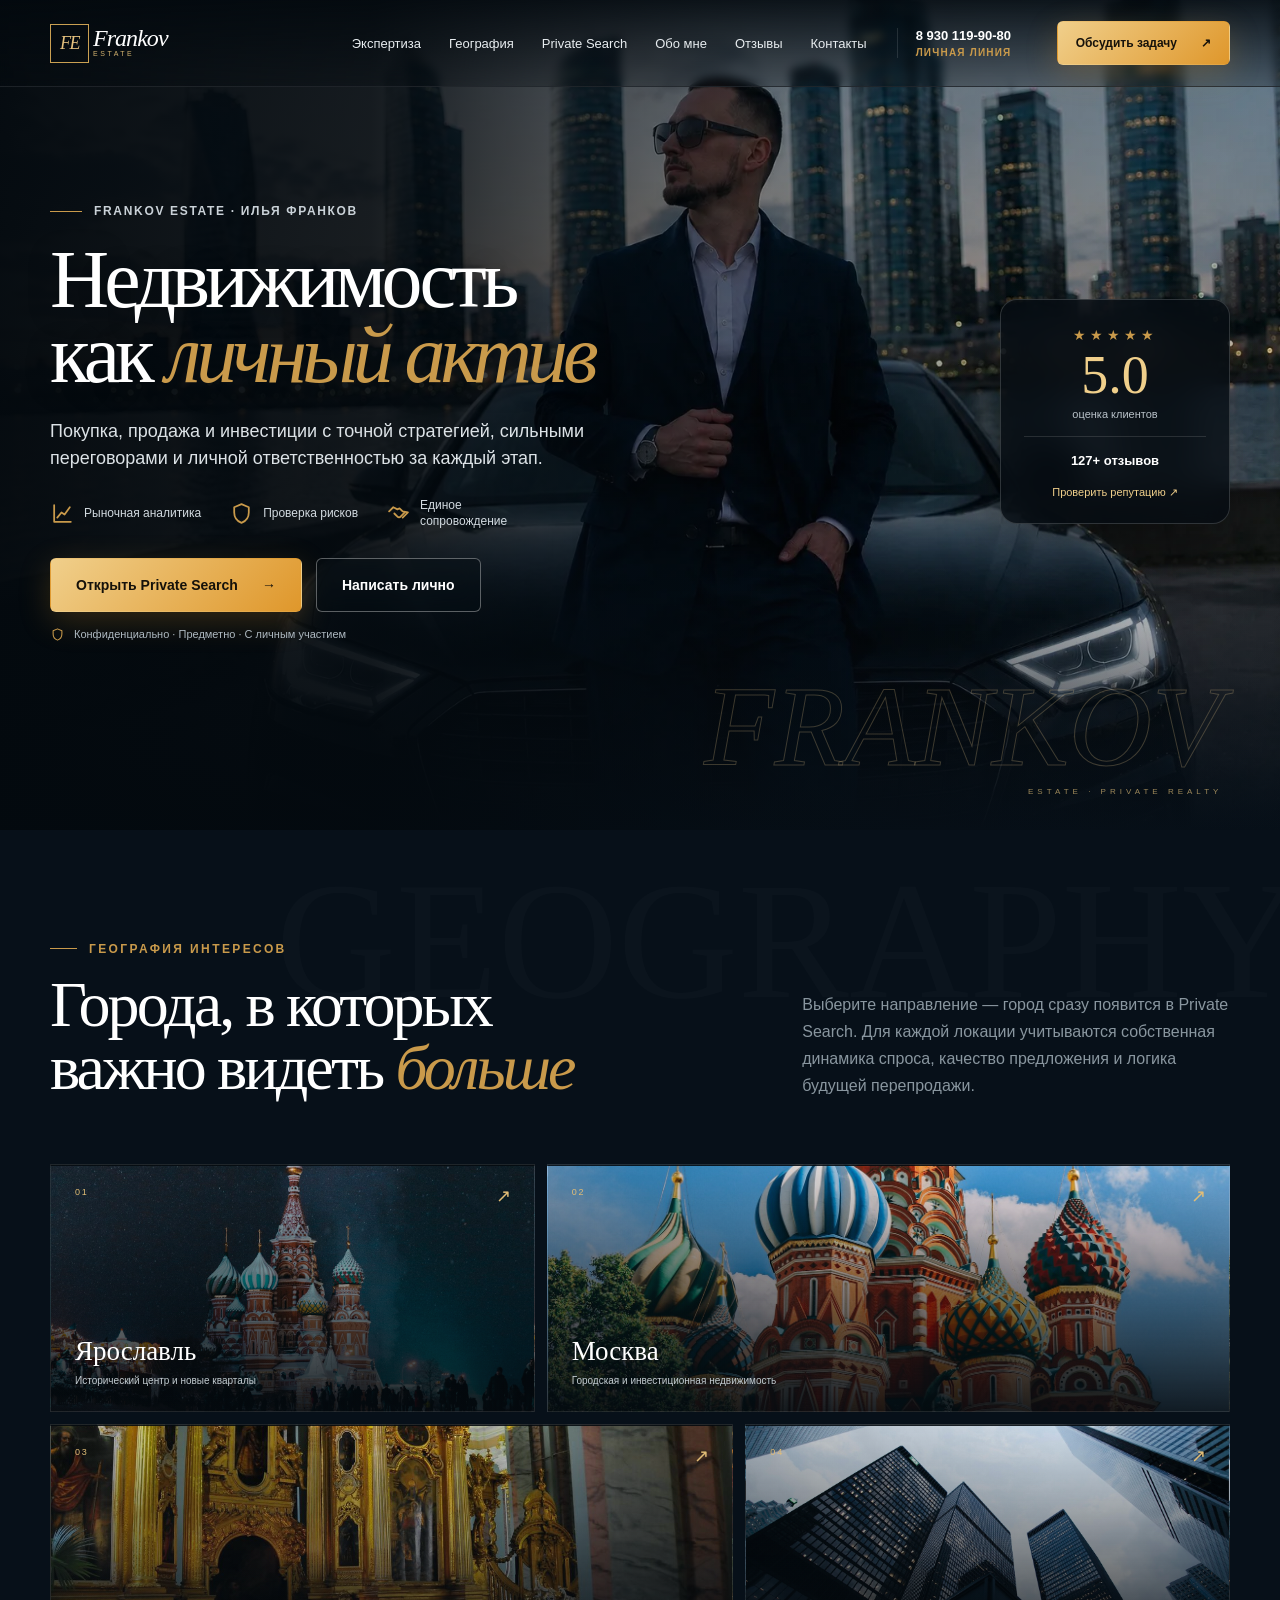
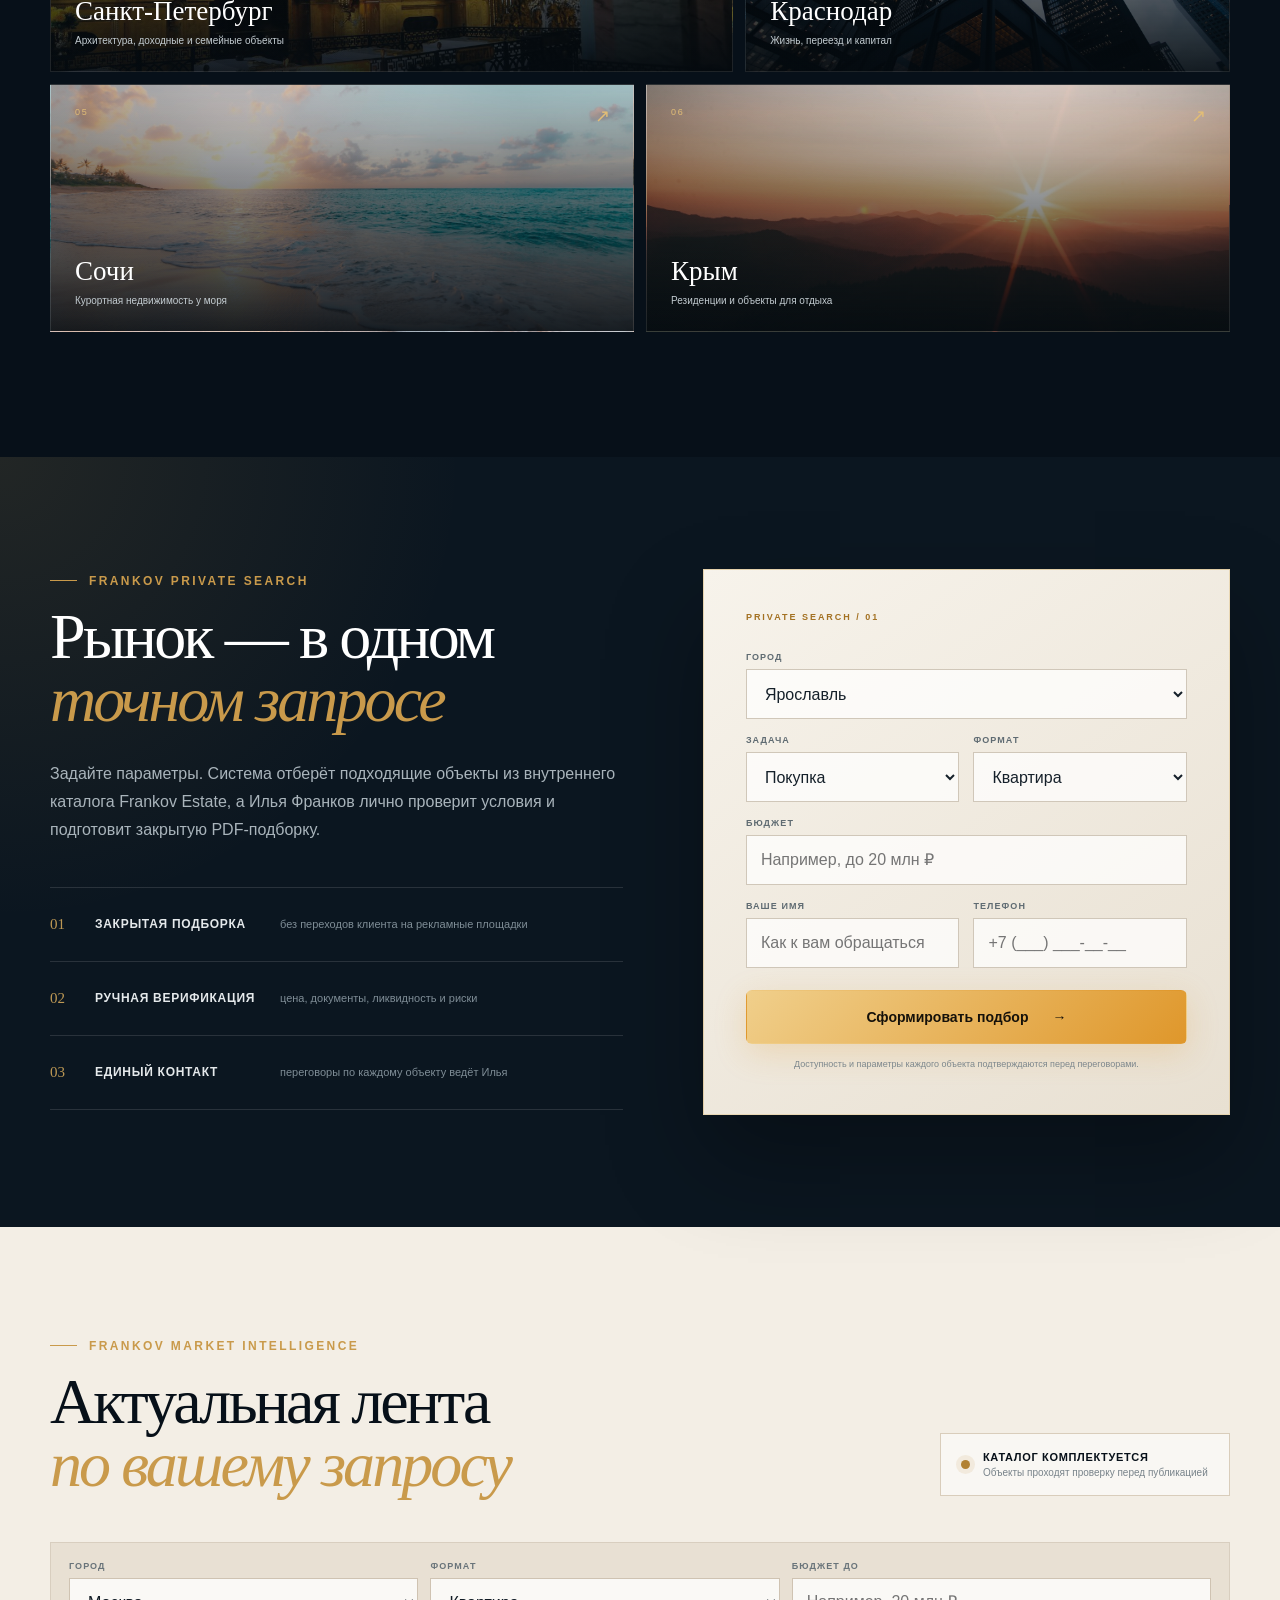
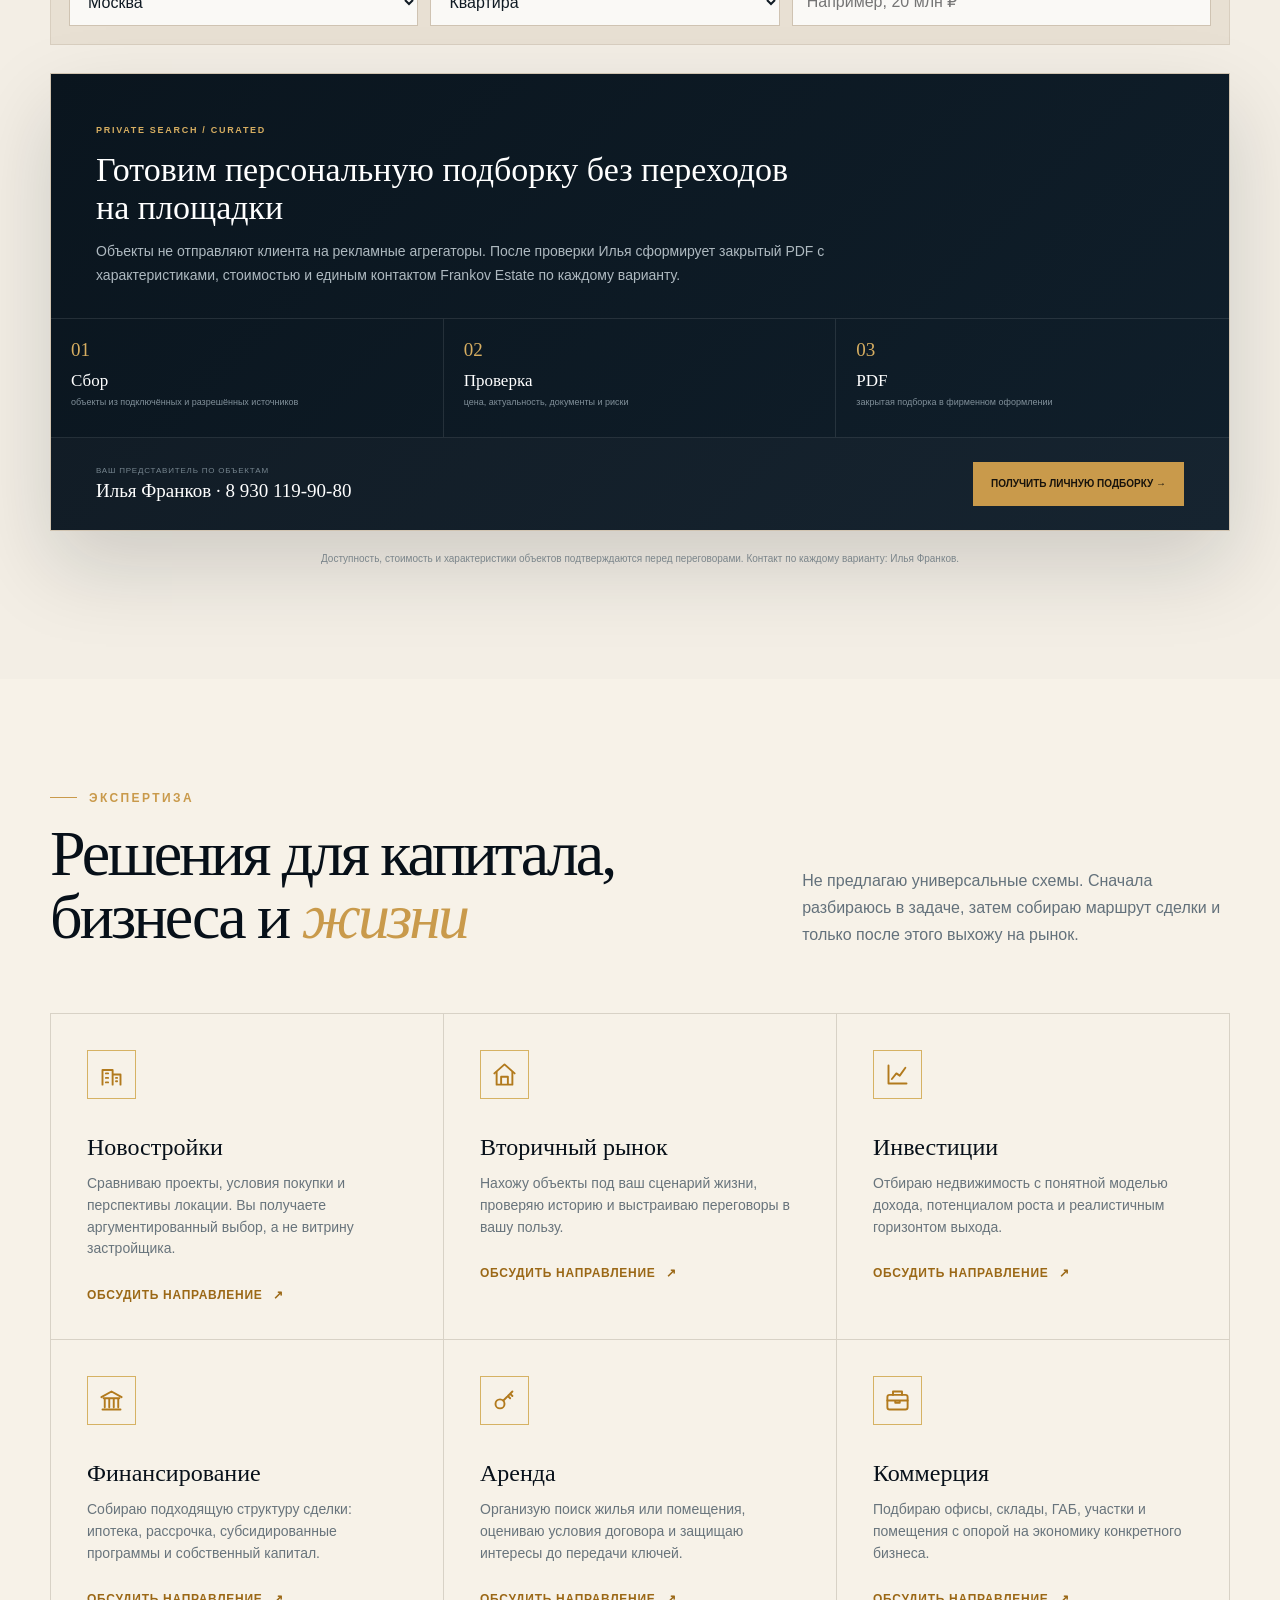
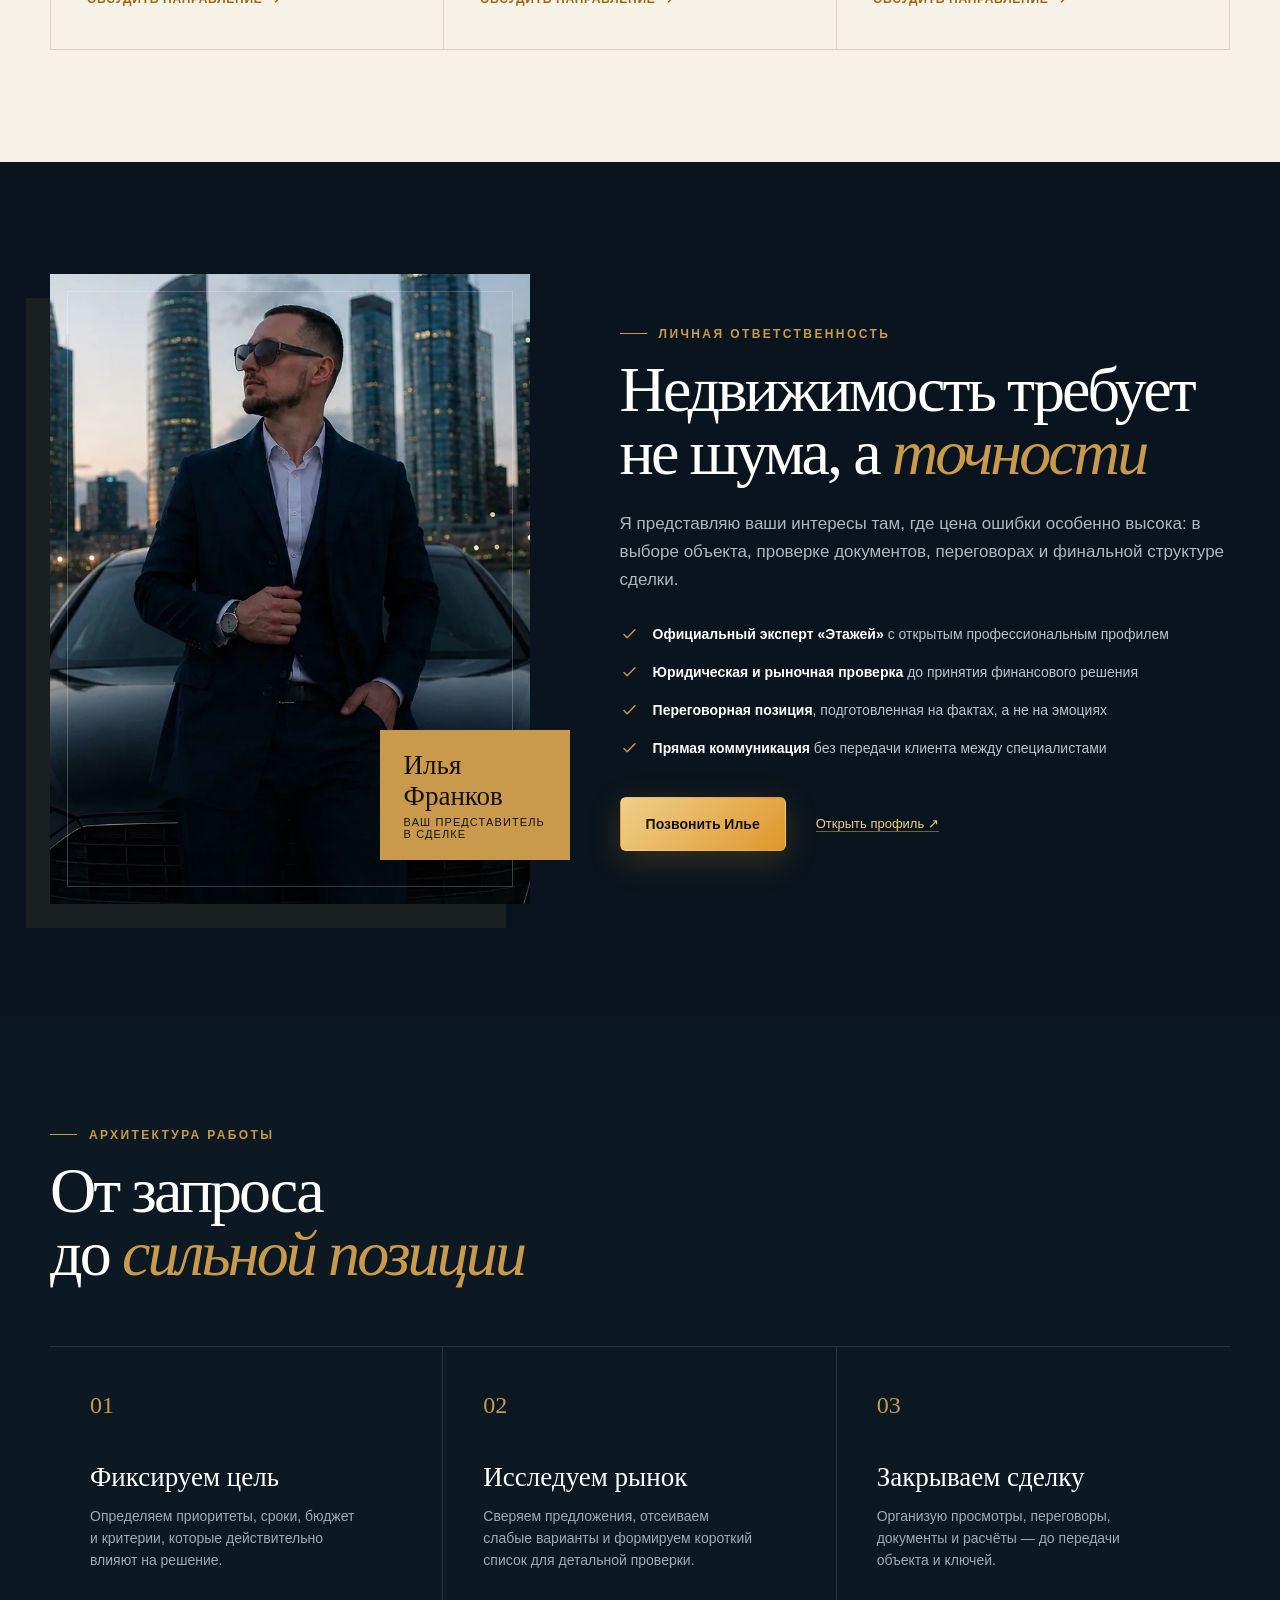
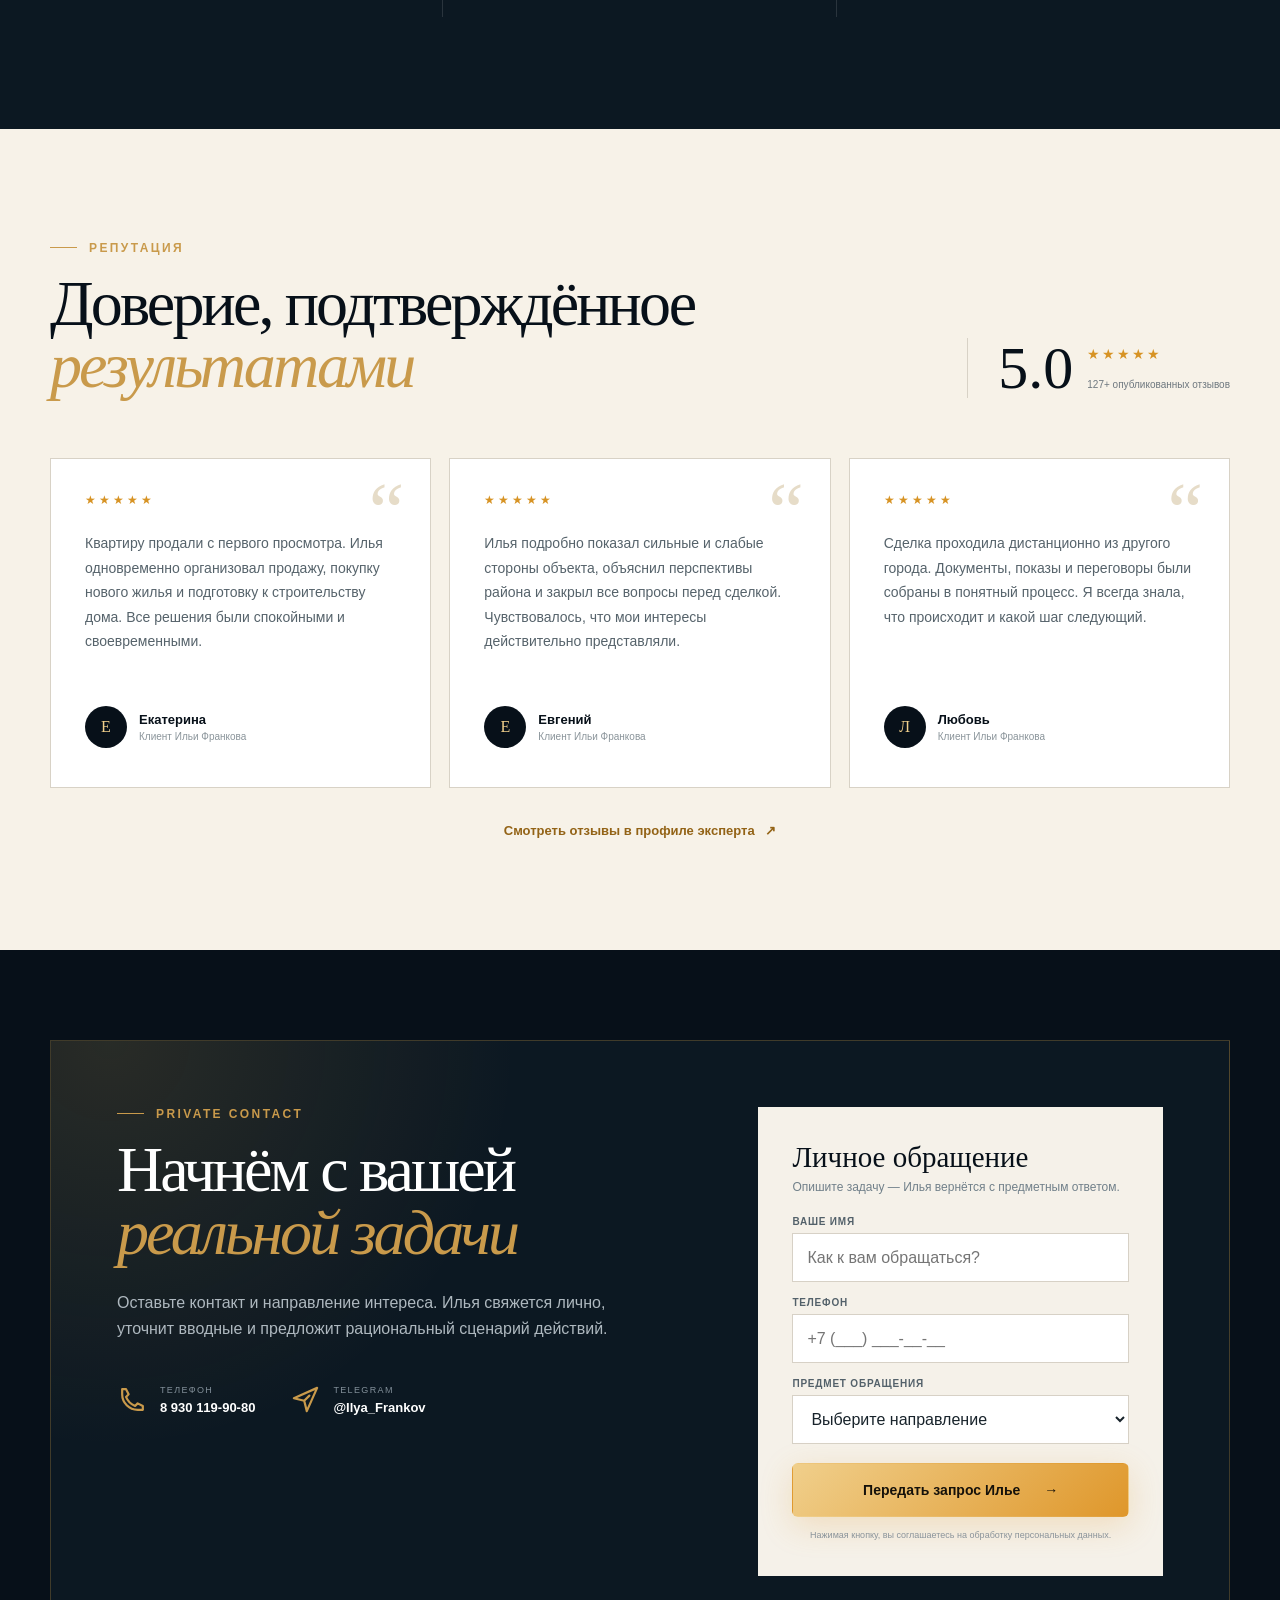
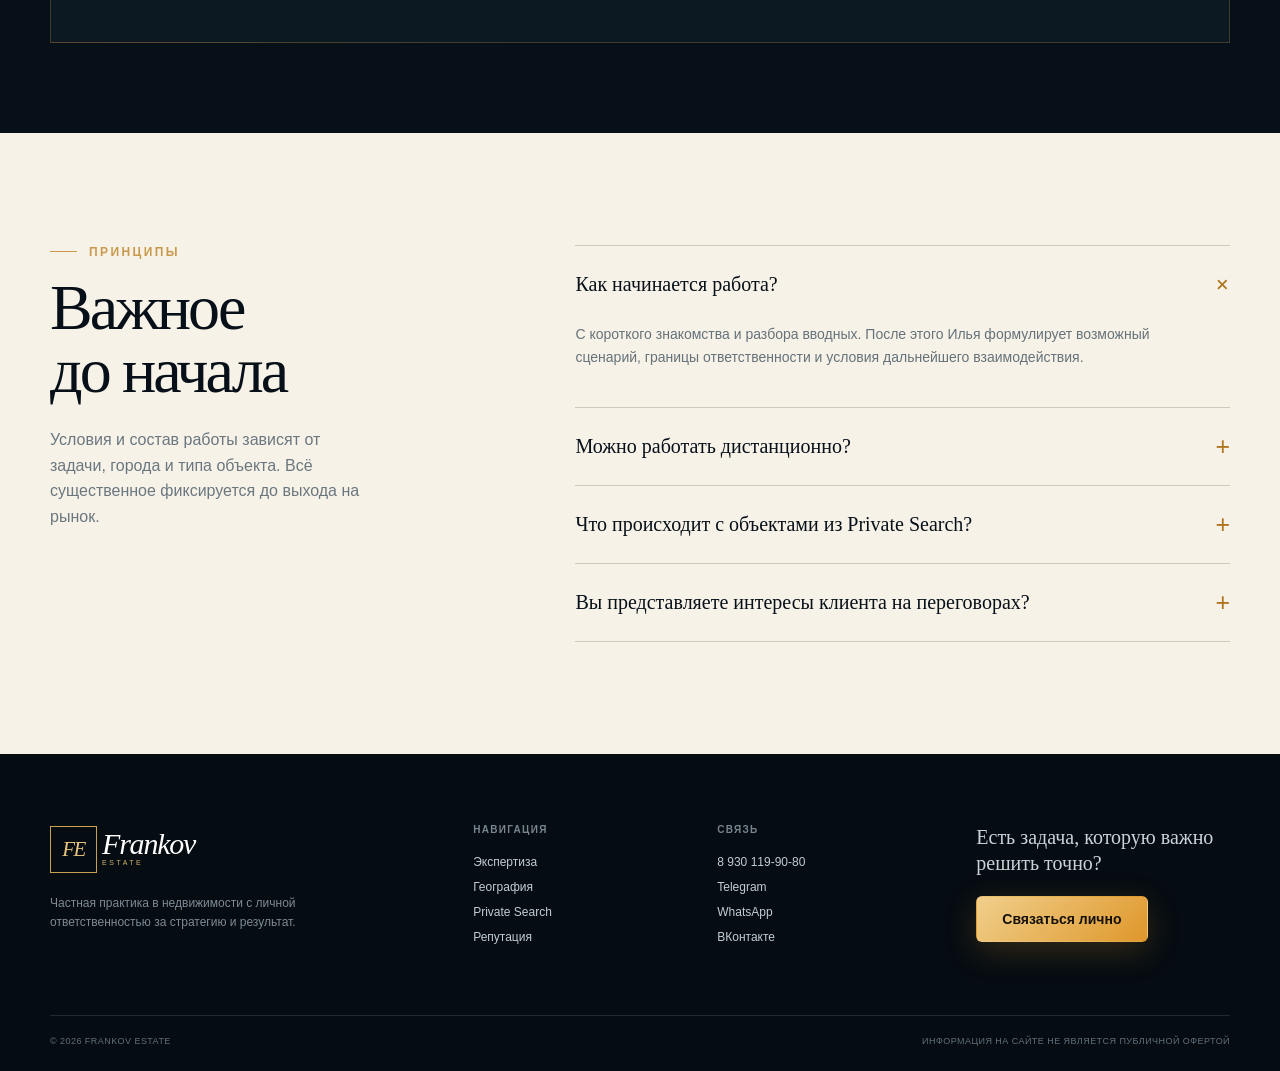
<file: index.html>
<!DOCTYPE html><html lang="ru"><head><meta charSet="utf-8"/><meta name="viewport" content="width=device-width, initial-scale=1"/><link rel="stylesheet" href="/_next/static/chunks/3bc6rick41x5m.css" data-precedence="next"/><link rel="preload" as="script" fetchPriority="low" href="/_next/static/chunks/1jq4o6yq14o4c.js"/><script src="/_next/static/chunks/2imbn557mdp29.js" async=""></script><script src="/_next/static/chunks/3n7dm2ojtyzwn.js" async=""></script><script src="/_next/static/chunks/turbopack-0_ef9nardpfaq.js" async=""></script><script src="/_next/static/chunks/158myu8e_yme3.js" async=""></script><script src="/_next/static/chunks/3dii29ki531ht.js" async=""></script><meta name="theme-color" content="#071019"/><title>Frankov Estate — частная практика в недвижимости</title><meta name="description" content="Покупка, продажа и инвестиции в недвижимость с личным сопровождением Ильи Франкова. Ярославль, Москва, Санкт-Петербург, Краснодар, Сочи и Крым."/><link rel="author" href="https://frankovfrenk-sys.github.io"/><meta name="author" content="Илья Франков"/><meta name="keywords" content="Илья Франков,Frankov Estate,риелтор Ярославль,эксперт по недвижимости,подбор недвижимости,инвестиции в недвижимость,продажа квартиры"/><meta name="creator" content="Frankov Estate"/><meta name="publisher" content="Frankov Estate"/><meta name="robots" content="index, follow"/><meta name="googlebot" content="index, follow, max-video-preview:-1, max-image-preview:large, max-snippet:-1"/><meta name="category" content="real estate"/><link rel="canonical" href="https://frankovfrenk-sys.github.io/"/><meta property="og:title" content="Frankov Estate — недвижимость как личный актив"/><meta property="og:description" content="Частная практика Ильи Франкова: стратегия, поиск, переговоры и сопровождение сделки."/><meta property="og:url" content="https://frankovfrenk-sys.github.io/"/><meta property="og:site_name" content="Frankov Estate"/><meta property="og:locale" content="ru_RU"/><meta property="og:image" content="https://frankovfrenk-sys.github.io/images/ilya-frankov.png"/><meta property="og:image:width" content="1536"/><meta property="og:image:height" content="1024"/><meta property="og:image:alt" content="Илья Франков — эксперт по недвижимости"/><meta property="og:type" content="website"/><meta name="twitter:card" content="summary_large_image"/><meta name="twitter:title" content="Frankov Estate"/><meta name="twitter:description" content="Частная практика в недвижимости с личной ответственностью за результат."/><meta name="twitter:image" content="https://frankovfrenk-sys.github.io/images/ilya-frankov.png"/><script src="/_next/static/chunks/0cz1d0mv5g_q7.js" noModule=""></script></head><body><div hidden=""><!--$--><!--/$--></div><main><script type="application/ld+json">{"@context":"https://schema.org","@type":"RealEstateAgent","name":"Frankov Estate — Илья Франков","url":"https://frankovfrenk-sys.github.io","image":"https://frankovfrenk-sys.github.io/images/ilya-frankov.png","telephone":"+79301199080","priceRange":"По договорённости","founder":{"@type":"Person","name":"Илья Франков","jobTitle":"Эксперт по недвижимости"},"areaServed":["Ярославль","Москва","Санкт-Петербург","Краснодар","Сочи","Крым"],"sameAs":["https://t.me/Ilya_Frankov","https://vk.com/liluxa1","https://yar.etagi.com/realtors/127935/"]}</script><header class="site-header"><div class="shell header-inner"><a href="#top" class="brand" aria-label="Frankov Estate — на главную"><span class="wordmark"><i>FE</i><strong>Frankov</strong><small>ESTATE</small></span></a><nav class="nav"><a href="#services">Экспертиза</a><a href="#geography">География</a><a href="#selection">Private Search</a><a href="#about">Обо мне</a><a href="#reviews">Отзывы</a><a href="#contacts">Контакты</a><a class="nav-mobile-cta" href="#consultation">Обсудить задачу</a></nav><a class="header-phone" href="tel:+79301199080"><span>8 930 119-90-80</span><b>Личная линия</b></a><a class="button button-gold header-cta" href="#consultation">Обсудить задачу <span>↗</span></a><button class="menu-toggle" aria-label="Открыть меню" aria-expanded="false"><span></span><span></span></button></div></header><section class="hero" id="top"><div class="hero-media" aria-hidden="true"></div><div class="hero-shade" aria-hidden="true"></div><div class="shell hero-grid"><div class="hero-copy"><div class="eyebrow"><span></span> Frankov Estate · Илья Франков</div><h1>Недвижимость<br/>как <em>личный актив</em></h1><p class="hero-lead">Покупка, продажа и инвестиции с точной стратегией, сильными переговорами и личной ответственностью за каждый этап.</p><div class="trust-row"><span><svg viewBox="0 0 24 24" aria-hidden="true" fill="none" stroke="currentColor" stroke-width="1.7" stroke-linecap="round" stroke-linejoin="round"><path d="M4 20V4M4 20h16"></path><path d="m7 16 4-5 3 2 5-7"></path></svg>Рыночная аналитика</span><span><svg viewBox="0 0 24 24" aria-hidden="true" fill="none" stroke="currentColor" stroke-width="1.7" stroke-linecap="round" stroke-linejoin="round"><path d="M12 3 5 6v5c0 4.8 2.7 8.3 7 10 4.3-1.7 7-5.2 7-10V6l-7-3Z"></path></svg>Проверка рисков</span><span><svg viewBox="0 0 24 24" aria-hidden="true" fill="none" stroke="currentColor" stroke-width="1.7" stroke-linecap="round" stroke-linejoin="round"><path d="m8 12 3 3a2 2 0 0 0 3 0l4-4"></path><path d="m3 10 4-4 4 2 2-1 3 3 5 1-5 5"></path></svg>Единое сопровождение</span></div><div class="hero-actions"><a href="#selection" class="button button-gold">Открыть Private Search <span>→</span></a><a href="https://t.me/Ilya_Frankov" target="_blank" rel="noreferrer" class="button button-glass">Написать лично</a></div><p class="microcopy"><svg viewBox="0 0 24 24" aria-hidden="true" fill="none" stroke="currentColor" stroke-width="1.7" stroke-linecap="round" stroke-linejoin="round"><path d="M12 3 5 6v5c0 4.8 2.7 8.3 7 10 4.3-1.7 7-5.2 7-10V6l-7-3Z"></path></svg>Конфиденциально · Предметно · С личным участием</p></div><aside class="rating-card"><div class="rating-stars">★★★★★</div><strong>5.0</strong><p>оценка клиентов</p><div class="rating-line"></div><b>127+ отзывов</b><a href="https://yar.etagi.com/realtors/127935/" target="_blank" rel="noreferrer">Проверить репутацию ↗</a></aside></div><div class="hero-signature"><span>FRANKOV</span><small>ESTATE · PRIVATE REALTY</small></div></section><section class="section geography" id="geography"><div class="shell"><div class="section-head"><div><p class="section-kicker">География интересов</p><h2>Города, в которых<br/>важно видеть <em>больше</em></h2></div><p>Выберите направление — город сразу появится в Private Search. Для каждой локации учитываются собственная динамика спроса, качество предложения и логика будущей перепродажи.</p></div><div class="city-grid"><a class="city-card city-1" href="/city/yaroslavl/index.html" style="background-image:linear-gradient(180deg,rgba(4,10,15,.05),rgba(4,10,15,.9)),url(&#x27;/images/cities/yaroslavl.jpg&#x27;)"><span class="city-no">0<!-- -->1</span><span class="city-copy"><strong>Ярославль</strong><small>Исторический центр и новые кварталы</small></span><span class="city-arrow">↗</span></a><a class="city-card city-2" href="/city/moscow/index.html" style="background-image:linear-gradient(180deg,rgba(4,10,15,.05),rgba(4,10,15,.9)),url(&#x27;/images/cities/moscow.jpg&#x27;)"><span class="city-no">0<!-- -->2</span><span class="city-copy"><strong>Москва</strong><small>Городская и инвестиционная недвижимость</small></span><span class="city-arrow">↗</span></a><a class="city-card city-3" href="/city/saint-petersburg/index.html" style="background-image:linear-gradient(180deg,rgba(4,10,15,.05),rgba(4,10,15,.9)),url(&#x27;/images/cities/petersburg.jpg&#x27;)"><span class="city-no">0<!-- -->3</span><span class="city-copy"><strong>Санкт-Петербург</strong><small>Архитектура, доходные и семейные объекты</small></span><span class="city-arrow">↗</span></a><a class="city-card city-4" href="/city/krasnodar/index.html" style="background-image:linear-gradient(180deg,rgba(4,10,15,.05),rgba(4,10,15,.9)),url(&#x27;/images/cities/krasnodar.jpg&#x27;)"><span class="city-no">0<!-- -->4</span><span class="city-copy"><strong>Краснодар</strong><small>Жизнь, переезд и капитал</small></span><span class="city-arrow">↗</span></a><a class="city-card city-5" href="/city/sochi/index.html" style="background-image:linear-gradient(180deg,rgba(4,10,15,.05),rgba(4,10,15,.9)),url(&#x27;/images/cities/sochi.jpg&#x27;)"><span class="city-no">0<!-- -->5</span><span class="city-copy"><strong>Сочи</strong><small>Курортная недвижимость у моря</small></span><span class="city-arrow">↗</span></a><a class="city-card city-6" href="/city/crimea/index.html" style="background-image:linear-gradient(180deg,rgba(4,10,15,.05),rgba(4,10,15,.9)),url(&#x27;/images/cities/crimea.jpg&#x27;)"><span class="city-no">0<!-- -->6</span><span class="city-copy"><strong>Крым</strong><small>Резиденции и объекты для отдыха</small></span><span class="city-arrow">↗</span></a></div></div></section><section class="section selection" id="selection"><div class="shell"><div class="concierge-grid"><div class="concierge-copy"><p class="section-kicker">Frankov Private Search</p><h2>Рынок — в одном<br/><em>точном запросе</em></h2><p>Задайте параметры. Система отберёт подходящие объекты из внутреннего каталога Frankov Estate, а Илья Франков лично проверит условия и подготовит закрытую PDF-подборку.</p><div class="concierge-points"><span>01 <b>Закрытая подборка</b><small>без переходов клиента на рекламные площадки</small></span><span>02 <b>Ручная верификация</b><small>цена, документы, ликвидность и риски</small></span><span>03 <b>Единый контакт</b><small>переговоры по каждому объекту ведёт Илья</small></span></div></div><form class="concierge-form"><div class="private-label">PRIVATE SEARCH / 01</div><label><span>Город</span><select><option selected="">Ярославль</option><option>Москва</option><option>Санкт-Петербург</option><option>Краснодар</option><option>Сочи</option><option>Крым</option></select></label><div class="form-pair"><label><span>Задача</span><select><option selected="">Покупка</option><option>Аренда</option><option>Инвестиции</option></select></label><label><span>Формат</span><select><option selected="">Квартира</option><option>Дом</option><option>Новостройка</option><option>Коммерция</option><option>Участок</option></select></label></div><label><span>Бюджет</span><input placeholder="Например, до 20 млн ₽" value=""/></label><div class="form-pair"><label><span>Ваше имя</span><input required="" maxLength="80" placeholder="Как к вам обращаться" name="name"/></label><label><span>Телефон</span><input required="" minLength="7" maxLength="30" placeholder="+7 (___) ___-__-__" name="phone"/></label></div><input class="honeypot" tabindex="-1" autoComplete="off" name="company"/><button class="button button-gold concierge-submit">Сформировать подбор<span>→</span></button><small>Доступность и параметры каждого объекта подтверждаются перед переговорами.</small></form></div></div></section><section class="section market-section"><div class="shell"><section class="market-catalog" id="market"><div class="market-heading"><div><p class="section-kicker">Frankov Market Intelligence</p><h2>Актуальная лента<br/><em>по вашему запросу</em></h2></div><div class="market-status"><span class="waiting"></span><div><b>Каталог комплектуется</b><small>Объекты проходят проверку перед публикацией</small></div></div></div><div class="market-filters"><label><span>Город</span><select><option>Ярославль</option><option selected="">Москва</option><option>Санкт-Петербург</option><option>Краснодар</option><option>Сочи</option><option>Крым</option></select></label><label><span>Формат</span><select><option selected="">Квартира</option><option>Дом</option><option>Новостройка</option><option>Коммерция</option><option>Участок</option></select></label><label><span>Бюджет до</span><input placeholder="Например, 20 млн ₽" value=""/></label></div><div class="market-loading">Собираем актуальную выдачу…</div><p class="market-disclaimer">Доступность, стоимость и характеристики объектов подтверждаются перед переговорами. Контакт по каждому варианту: Илья Франков.</p></section></div></section><section class="section services" id="services"><div class="shell"><div class="section-head"><div><p class="section-kicker">Экспертиза</p><h2>Решения для капитала,<br/>бизнеса и <em>жизни</em></h2></div><p>Не предлагаю универсальные схемы. Сначала разбираюсь в задаче, затем собираю маршрут сделки и только после этого выхожу на рынок.</p></div><div class="service-grid"><article class="service-card"><div class="icon-box"><svg viewBox="0 0 24 24" aria-hidden="true" fill="none" stroke="currentColor" stroke-width="1.7" stroke-linecap="round" stroke-linejoin="round"><path d="M4 21V8h9v13M13 12h7v9M7 11h2M7 15h2M7 19h2M16 15h1M16 18h1"></path></svg></div><h3>Новостройки</h3><p>Сравниваю проекты, условия покупки и перспективы локации. Вы получаете аргументированный выбор, а не витрину застройщика.</p><a href="#consultation">Обсудить направление <span>↗</span></a></article><article class="service-card"><div class="icon-box"><svg viewBox="0 0 24 24" aria-hidden="true" fill="none" stroke="currentColor" stroke-width="1.7" stroke-linecap="round" stroke-linejoin="round"><path d="m3 11 9-8 9 8"></path><path d="M5 10v11h14V10M9 21v-7h6v7"></path></svg></div><h3>Вторичный рынок</h3><p>Нахожу объекты под ваш сценарий жизни, проверяю историю и выстраиваю переговоры в вашу пользу.</p><a href="#consultation">Обсудить направление <span>↗</span></a></article><article class="service-card"><div class="icon-box"><svg viewBox="0 0 24 24" aria-hidden="true" fill="none" stroke="currentColor" stroke-width="1.7" stroke-linecap="round" stroke-linejoin="round"><path d="M4 20V4M4 20h16"></path><path d="m7 16 4-5 3 2 5-7"></path></svg></div><h3>Инвестиции</h3><p>Отбираю недвижимость с понятной моделью дохода, потенциалом роста и реалистичным горизонтом выхода.</p><a href="#consultation">Обсудить направление <span>↗</span></a></article><article class="service-card"><div class="icon-box"><svg viewBox="0 0 24 24" aria-hidden="true" fill="none" stroke="currentColor" stroke-width="1.7" stroke-linecap="round" stroke-linejoin="round"><path d="m3 9 9-5 9 5M5 10h14M6 10v8M10 10v8M14 10v8M18 10v8M4 20h16"></path></svg></div><h3>Финансирование</h3><p>Собираю подходящую структуру сделки: ипотека, рассрочка, субсидированные программы и собственный капитал.</p><a href="#consultation">Обсудить направление <span>↗</span></a></article><article class="service-card"><div class="icon-box"><svg viewBox="0 0 24 24" aria-hidden="true" fill="none" stroke="currentColor" stroke-width="1.7" stroke-linecap="round" stroke-linejoin="round"><circle cx="8" cy="15" r="4"></circle><path d="m11 12 8-8M15 8l2 2M17 6l2 2"></path></svg></div><h3>Аренда</h3><p>Организую поиск жилья или помещения, оцениваю условия договора и защищаю интересы до передачи ключей.</p><a href="#consultation">Обсудить направление <span>↗</span></a></article><article class="service-card"><div class="icon-box"><svg viewBox="0 0 24 24" aria-hidden="true" fill="none" stroke="currentColor" stroke-width="1.7" stroke-linecap="round" stroke-linejoin="round"><rect x="3" y="7" width="18" height="13" rx="2"></rect><path d="M8 7V4h8v3M3 12h18M10 12v2h4v-2"></path></svg></div><h3>Коммерция</h3><p>Подбираю офисы, склады, ГАБ, участки и помещения с опорой на экономику конкретного бизнеса.</p><a href="#consultation">Обсудить направление <span>↗</span></a></article></div></div></section><section class="section about" id="about"><div class="shell about-grid"><div class="about-photo"><div class="photo-badge"><b>Илья Франков</b><span>Ваш представитель в сделке</span></div></div><div class="about-copy"><p class="section-kicker">Личная ответственность</p><h2>Недвижимость требует не шума, а <em>точности</em></h2><p class="about-lead">Я представляю ваши интересы там, где цена ошибки особенно высока: в выборе объекта, проверке документов, переговорах и финальной структуре сделки.</p><ul><li><svg viewBox="0 0 24 24" aria-hidden="true" fill="none" stroke="currentColor" stroke-width="1.7" stroke-linecap="round" stroke-linejoin="round"><path d="m5 12 4 4L19 6"></path></svg><span><b>Официальный эксперт «Этажей»</b> с открытым профессиональным профилем</span></li><li><svg viewBox="0 0 24 24" aria-hidden="true" fill="none" stroke="currentColor" stroke-width="1.7" stroke-linecap="round" stroke-linejoin="round"><path d="m5 12 4 4L19 6"></path></svg><span><b>Юридическая и рыночная проверка</b> до принятия финансового решения</span></li><li><svg viewBox="0 0 24 24" aria-hidden="true" fill="none" stroke="currentColor" stroke-width="1.7" stroke-linecap="round" stroke-linejoin="round"><path d="m5 12 4 4L19 6"></path></svg><span><b>Переговорная позиция</b>, подготовленная на фактах, а не на эмоциях</span></li><li><svg viewBox="0 0 24 24" aria-hidden="true" fill="none" stroke="currentColor" stroke-width="1.7" stroke-linecap="round" stroke-linejoin="round"><path d="m5 12 4 4L19 6"></path></svg><span><b>Прямая коммуникация</b> без передачи клиента между специалистами</span></li></ul><div class="about-actions"><a href="tel:+79301199080" class="button button-gold">Позвонить Илье</a><a href="https://yar.etagi.com/realtors/127935/" target="_blank" rel="noreferrer" class="text-link">Открыть профиль ↗</a></div></div></div></section><section class="section process" id="process"><div class="shell"><div class="section-head compact"><div><p class="section-kicker">Архитектура работы</p><h2>От запроса<br/>до <em>сильной позиции</em></h2></div></div><div class="step-grid"><article><span>01</span><h3>Фиксируем цель</h3><p>Определяем приоритеты, сроки, бюджет и критерии, которые действительно влияют на решение.</p></article><article><span>02</span><h3>Исследуем рынок</h3><p>Сверяем предложения, отсеиваем слабые варианты и формируем короткий список для детальной проверки.</p></article><article><span>03</span><h3>Закрываем сделку</h3><p>Организую просмотры, переговоры, документы и расчёты — до передачи объекта и ключей.</p></article></div></div></section><section class="section reviews" id="reviews"><div class="shell"><div class="reviews-head"><div><p class="section-kicker">Репутация</p><h2>Доверие, подтверждённое<br/><em>результатами</em></h2></div><div class="score"><b>5.0</b><span>★★★★★</span><small>127+ опубликованных отзывов</small></div></div><div class="review-grid"><article><div class="quote">“</div><div class="stars">★★★★★</div><p>Квартиру продали с первого просмотра. Илья одновременно организовал продажу, покупку нового жилья и подготовку к строительству дома. Все решения были спокойными и своевременными.</p><footer><span>Е</span><div><b>Екатерина</b><small>Клиент Ильи Франкова</small></div></footer></article><article><div class="quote">“</div><div class="stars">★★★★★</div><p>Илья подробно показал сильные и слабые стороны объекта, объяснил перспективы района и закрыл все вопросы перед сделкой. Чувствовалось, что мои интересы действительно представляли.</p><footer><span>Е</span><div><b>Евгений</b><small>Клиент Ильи Франкова</small></div></footer></article><article><div class="quote">“</div><div class="stars">★★★★★</div><p>Сделка проходила дистанционно из другого города. Документы, показы и переговоры были собраны в понятный процесс. Я всегда знала, что происходит и какой шаг следующий.</p><footer><span>Л</span><div><b>Любовь</b><small>Клиент Ильи Франкова</small></div></footer></article></div><a class="reviews-link" href="https://yar.etagi.com/feedback/?realtor=127935" target="_blank" rel="noreferrer">Смотреть отзывы в профиле эксперта <span>↗</span></a></div></section><section class="section lead-section" id="consultation"><div class="shell lead-panel"><div class="lead-copy"><p class="section-kicker">Private contact</p><h2>Начнём с вашей<br/><em>реальной задачи</em></h2><p>Оставьте контакт и направление интереса. Илья свяжется лично, уточнит вводные и предложит рациональный сценарий действий.</p><div class="direct-links"><a href="tel:+79301199080"><svg viewBox="0 0 24 24" aria-hidden="true" fill="none" stroke="currentColor" stroke-width="1.7" stroke-linecap="round" stroke-linejoin="round"><path d="M7 4H4v4c0 6.6 5.4 12 12 12h4v-3l-4-2-2 2c-3-1.2-5.8-4-7-7l2-2-2-4Z"></path></svg><span><small>Телефон</small>8 930 119-90-80</span></a><a href="https://t.me/Ilya_Frankov" target="_blank" rel="noreferrer"><svg viewBox="0 0 24 24" aria-hidden="true" fill="none" stroke="currentColor" stroke-width="1.7" stroke-linecap="round" stroke-linejoin="round"><path d="m3 11 18-8-8 18-2-8-8-2Zm8 2 4-4"></path></svg><span><small>Telegram</small>@Ilya_Frankov</span></a></div></div><form class="lead-form"><h3>Личное обращение</h3><p>Опишите задачу — Илья вернётся с предметным ответом.</p><label><span>Ваше имя</span><input type="text" placeholder="Как к вам обращаться?" required="" maxLength="80" name="name"/></label><label><span>Телефон</span><input type="tel" placeholder="+7 (___) ___-__-__" required="" minLength="7" maxLength="30" name="phone"/></label><label><span>Предмет обращения</span><select name="interest"><option value="" disabled="" selected="">Выберите направление</option><option>Покупка недвижимости</option><option>Продажа недвижимости</option><option>Инвестиционная стратегия</option><option>Ипотечное решение</option><option>Аренда</option><option>Коммерческая недвижимость</option><option>Индивидуальный вопрос</option></select></label><label class="honeypot" aria-hidden="true"><input tabindex="-1" autoComplete="off" name="company"/></label><button class="button button-gold submit" type="submit">Передать запрос Илье<span>→</span></button><small>Нажимая кнопку, вы соглашаетесь на обработку персональных данных.</small></form></div></section><section class="section faq" id="faq"><div class="shell faq-grid"><div><p class="section-kicker">Принципы</p><h2>Важное<br/>до начала</h2><p>Условия и состав работы зависят от задачи, города и типа объекта. Всё существенное фиксируется до выхода на рынок.</p></div><div class="faq-list"><details open=""><summary>Как начинается работа?<span>+</span></summary><p>С короткого знакомства и разбора вводных. После этого Илья формулирует возможный сценарий, границы ответственности и условия дальнейшего взаимодействия.</p></details><details><summary>Можно работать дистанционно?<span>+</span></summary><p>Да. Просмотры, документы, согласования и расчёты выстраиваются так, чтобы клиент мог контролировать процесс из другого города.</p></details><details><summary>Что происходит с объектами из Private Search?<span>+</span></summary><p>Открытая выдача помогает увидеть рынок. Перед рекомендацией конкретного варианта отдельно проверяются документы, цена, ликвидность и обстоятельства продажи.</p></details><details><summary>Вы представляете интересы клиента на переговорах?<span>+</span></summary><p>Да. Переговоры строятся на анализе объекта и ситуации продавца, с заранее определённой целевой позицией и допустимыми условиями сделки.</p></details></div></div></section><footer class="footer" id="contacts"><div class="shell footer-grid"><div class="footer-brand"><span class="wordmark footer-wordmark"><i>FE</i><strong>Frankov</strong><small>ESTATE</small></span><p>Частная практика в недвижимости с личной ответственностью за стратегию и результат.</p></div><div><h3>Навигация</h3><a href="#services">Экспертиза</a><a href="#geography">География</a><a href="#selection">Private Search</a><a href="#reviews">Репутация</a></div><div><h3>Связь</h3><a href="tel:+79301199080">8 930 119-90-80</a><a href="https://t.me/Ilya_Frankov" target="_blank" rel="noreferrer">Telegram</a><a href="https://wa.me/79301199080" target="_blank" rel="noreferrer">WhatsApp</a><a href="https://vk.com/liluxa1" target="_blank" rel="noreferrer">ВКонтакте</a></div><div class="footer-cta"><p>Есть задача, которую важно решить точно?</p><a class="button button-gold" href="#consultation">Связаться лично</a></div></div><div class="shell footer-bottom"><span>© <!-- -->2026<!-- --> Frankov Estate</span><span>Информация на сайте не является публичной офертой</span></div></footer><div class="mobile-bar"><a href="tel:+79301199080"><svg viewBox="0 0 24 24" aria-hidden="true" fill="none" stroke="currentColor" stroke-width="1.7" stroke-linecap="round" stroke-linejoin="round"><path d="M7 4H4v4c0 6.6 5.4 12 12 12h4v-3l-4-2-2 2c-3-1.2-5.8-4-7-7l2-2-2-4Z"></path></svg>Позвонить</a><a href="https://t.me/Ilya_Frankov" target="_blank" rel="noreferrer"><svg viewBox="0 0 24 24" aria-hidden="true" fill="none" stroke="currentColor" stroke-width="1.7" stroke-linecap="round" stroke-linejoin="round"><path d="m3 11 18-8-8 18-2-8-8-2Zm8 2 4-4"></path></svg>Telegram</a><a href="#selection" class="mobile-accent">Private Search</a></div></main><!--$--><!--/$--><script src="/_next/static/chunks/1jq4o6yq14o4c.js" id="_R_" async=""></script><script>(self.__next_f=self.__next_f||[]).push([0])</script><script>self.__next_f.push([1,"1:\"$Sreact.fragment\"\n2:I[39756,[\"/_next/static/chunks/158myu8e_yme3.js\"],\"default\"]\n3:I[37457,[\"/_next/static/chunks/158myu8e_yme3.js\"],\"default\"]\n4:I[53501,[\"/_next/static/chunks/158myu8e_yme3.js\",\"/_next/static/chunks/3dii29ki531ht.js\"],\"default\"]\n16:I[68027,[\"/_next/static/chunks/158myu8e_yme3.js\"],\"default\",1]\n:HL[\"/_next/static/chunks/3bc6rick41x5m.css\",\"style\"]\n"])</script><script>self.__next_f.push([1,"0:{\"P\":null,\"c\":[\"\",\"\"],\"q\":\"\",\"i\":false,\"f\":[[[\"\",{\"children\":[\"__PAGE__\",{}]},\"$undefined\",\"$undefined\",16],[[\"$\",\"$1\",\"c\",{\"children\":[[[\"$\",\"link\",\"0\",{\"rel\":\"stylesheet\",\"href\":\"/_next/static/chunks/3bc6rick41x5m.css\",\"precedence\":\"next\",\"crossOrigin\":\"$undefined\",\"nonce\":\"$undefined\"}],[\"$\",\"script\",\"script-0\",{\"src\":\"/_next/static/chunks/158myu8e_yme3.js\",\"async\":true,\"nonce\":\"$undefined\"}]],[\"$\",\"html\",null,{\"lang\":\"ru\",\"children\":[\"$\",\"body\",null,{\"children\":[\"$\",\"$L2\",null,{\"parallelRouterKey\":\"children\",\"error\":\"$undefined\",\"errorStyles\":\"$undefined\",\"errorScripts\":\"$undefined\",\"template\":[\"$\",\"$L3\",null,{}],\"templateStyles\":\"$undefined\",\"templateScripts\":\"$undefined\",\"notFound\":[[[\"$\",\"title\",null,{\"children\":\"404: This page could not be found.\"}],[\"$\",\"div\",null,{\"style\":{\"fontFamily\":\"system-ui,\\\"Segoe UI\\\",Roboto,Helvetica,Arial,sans-serif,\\\"Apple Color Emoji\\\",\\\"Segoe UI Emoji\\\"\",\"height\":\"100vh\",\"textAlign\":\"center\",\"display\":\"flex\",\"flexDirection\":\"column\",\"alignItems\":\"center\",\"justifyContent\":\"center\"},\"children\":[\"$\",\"div\",null,{\"children\":[[\"$\",\"style\",null,{\"dangerouslySetInnerHTML\":{\"__html\":\"body{color:#000;background:#fff;margin:0}.next-error-h1{border-right:1px solid rgba(0,0,0,.3)}@media (prefers-color-scheme:dark){body{color:#fff;background:#000}.next-error-h1{border-right:1px solid rgba(255,255,255,.3)}}\"}}],[\"$\",\"h1\",null,{\"className\":\"next-error-h1\",\"style\":{\"display\":\"inline-block\",\"margin\":\"0 20px 0 0\",\"padding\":\"0 23px 0 0\",\"fontSize\":24,\"fontWeight\":500,\"verticalAlign\":\"top\",\"lineHeight\":\"49px\"},\"children\":404}],[\"$\",\"div\",null,{\"style\":{\"display\":\"inline-block\"},\"children\":[\"$\",\"h2\",null,{\"style\":{\"fontSize\":14,\"fontWeight\":400,\"lineHeight\":\"49px\",\"margin\":0},\"children\":\"This page could not be found.\"}]}]]}]}]],[]],\"forbidden\":\"$undefined\",\"unauthorized\":\"$undefined\"}]}]}]]}],{\"children\":[[\"$\",\"$1\",\"c\",{\"children\":[[\"$\",\"main\",null,{\"children\":[[\"$\",\"script\",null,{\"type\":\"application/ld+json\",\"dangerouslySetInnerHTML\":{\"__html\":\"{\\\"@context\\\":\\\"https://schema.org\\\",\\\"@type\\\":\\\"RealEstateAgent\\\",\\\"name\\\":\\\"Frankov Estate — Илья Франков\\\",\\\"url\\\":\\\"https://frankovfrenk-sys.github.io\\\",\\\"image\\\":\\\"https://frankovfrenk-sys.github.io/images/ilya-frankov.png\\\",\\\"telephone\\\":\\\"+79301199080\\\",\\\"priceRange\\\":\\\"По договорённости\\\",\\\"founder\\\":{\\\"@type\\\":\\\"Person\\\",\\\"name\\\":\\\"Илья Франков\\\",\\\"jobTitle\\\":\\\"Эксперт по недвижимости\\\"},\\\"areaServed\\\":[\\\"Ярославль\\\",\\\"Москва\\\",\\\"Санкт-Петербург\\\",\\\"Краснодар\\\",\\\"Сочи\\\",\\\"Крым\\\"],\\\"sameAs\\\":[\\\"https://t.me/Ilya_Frankov\\\",\\\"https://vk.com/liluxa1\\\",\\\"https://yar.etagi.com/realtors/127935/\\\"]}\"}}],[\"$\",\"$L4\",null,{}],[\"$\",\"section\",null,{\"className\":\"hero\",\"id\":\"top\",\"children\":[[\"$\",\"div\",null,{\"className\":\"hero-media\",\"aria-hidden\":\"true\"}],[\"$\",\"div\",null,{\"className\":\"hero-shade\",\"aria-hidden\":\"true\"}],[\"$\",\"div\",null,{\"className\":\"shell hero-grid\",\"children\":[[\"$\",\"div\",null,{\"className\":\"hero-copy\",\"children\":[[\"$\",\"div\",null,{\"className\":\"eyebrow\",\"children\":[[\"$\",\"span\",null,{}],\" Frankov Estate · Илья Франков\"]}],[\"$\",\"h1\",null,{\"children\":[\"Недвижимость\",[\"$\",\"br\",null,{}],\"как \",[\"$\",\"em\",null,{\"children\":\"личный актив\"}]]}],[\"$\",\"p\",null,{\"className\":\"hero-lead\",\"children\":\"Покупка, продажа и инвестиции с точной стратегией, сильными переговорами и личной ответственностью за каждый этап.\"}],[\"$\",\"div\",null,{\"className\":\"trust-row\",\"children\":[[\"$\",\"span\",null,{\"children\":[[\"$\",\"svg\",null,{\"viewBox\":\"0 0 24 24\",\"aria-hidden\":\"true\",\"fill\":\"none\",\"stroke\":\"currentColor\",\"strokeWidth\":\"1.7\",\"strokeLinecap\":\"round\",\"strokeLinejoin\":\"round\",\"children\":[[\"$\",\"path\",null,{\"d\":\"M4 20V4M4 20h16\"}],[\"$\",\"path\",null,{\"d\":\"m7 16 4-5 3 2 5-7\"}]]}],\"Рыночная аналитика\"]}],[\"$\",\"span\",null,{\"children\":[[\"$\",\"svg\",null,{\"viewBox\":\"0 0 24 24\",\"aria-hidden\":\"true\",\"fill\":\"none\",\"stroke\":\"currentColor\",\"strokeWidth\":\"1.7\",\"strokeLinecap\":\"round\",\"strokeLinejoin\":\"round\",\"children\":[\"$\",\"path\",null,{\"d\":\"M12 3 5 6v5c0 4.8 2.7 8.3 7 10 4.3-1.7 7-5.2 7-10V6l-7-3Z\"}]}],\"Проверка рисков\"]}],[\"$\",\"span\",null,{\"children\":[[\"$\",\"svg\",null,{\"viewBox\":\"0 0 24 24\",\"aria-hidden\":\"true\",\"fill\":\"none\",\"stroke\":\"currentColor\",\"strokeWidth\":\"1.7\",\"strokeLinecap\":\"round\",\"strokeLinejoin\":\"round\",\"children\":[[\"$\",\"path\",null,{\"d\":\"m8 12 3 3a2 2 0 0 0 3 0l4-4\"}],[\"$\",\"path\",null,{\"d\":\"m3 10 4-4 4 2 2-1 3 3 5 1-5 5\"}]]}],\"Единое сопровождение\"]}]]}],[\"$\",\"div\",null,{\"className\":\"hero-actions\",\"children\":[[\"$\",\"a\",null,{\"href\":\"#selection\",\"className\":\"button button-gold\",\"children\":[\"Открыть Private Search \",[\"$\",\"span\",null,{\"children\":\"→\"}]]}],[\"$\",\"a\",null,{\"href\":\"https://t.me/Ilya_Frankov\",\"target\":\"_blank\",\"rel\":\"noreferrer\",\"className\":\"button button-glass\",\"children\":\"Написать лично\"}]]}],\"$L5\"]}],\"$L6\"]}],\"$L7\"]}],\"$L8\",\"$L9\",\"$La\",\"$Lb\",\"$Lc\",\"$Ld\",\"$Le\",\"$Lf\",\"$L10\",\"$L11\",\"$L12\"]}],[\"$L13\"],\"$L14\"]}],{},null,false,null]},null,false,null],\"$L15\",false]],\"m\":\"$undefined\",\"G\":[\"$16\",[\"$L17\"]],\"S\":true,\"h\":null,\"s\":\"$undefined\",\"l\":\"$undefined\",\"p\":\"$undefined\",\"d\":\"$undefined\",\"b\":\"2o9XBruqfylC10xn5o4DB\"}\n"])</script><script>self.__next_f.push([1,"18:I[68925,[\"/_next/static/chunks/158myu8e_yme3.js\",\"/_next/static/chunks/3dii29ki531ht.js\"],\"default\"]\n19:I[56629,[\"/_next/static/chunks/158myu8e_yme3.js\",\"/_next/static/chunks/3dii29ki531ht.js\"],\"default\"]\n1b:I[95147,[\"/_next/static/chunks/158myu8e_yme3.js\",\"/_next/static/chunks/3dii29ki531ht.js\"],\"default\"]\n1c:I[97367,[\"/_next/static/chunks/158myu8e_yme3.js\"],\"OutletBoundary\"]\n1d:\"$Sreact.suspense\"\n1f:I[97367,[\"/_next/static/chunks/158myu8e_yme3.js\"],\"ViewportBoundary\"]\n21:I[97367,[\"/_next/static/chunks/158myu8e_yme3.js\"],\"MetadataBoundary\"]\n5:[\"$\",\"p\",null,{\"className\":\"microcopy\",\"children\":[[\"$\",\"svg\",null,{\"viewBox\":\"0 0 24 24\",\"aria-hidden\":\"true\",\"fill\":\"none\",\"stroke\":\"currentColor\",\"strokeWidth\":\"1.7\",\"strokeLinecap\":\"round\",\"strokeLinejoin\":\"round\",\"children\":[\"$\",\"path\",null,{\"d\":\"M12 3 5 6v5c0 4.8 2.7 8.3 7 10 4.3-1.7 7-5.2 7-10V6l-7-3Z\"}]}],\"Конфиденциально · Предметно · С личным участием\"]}]\n6:[\"$\",\"aside\",null,{\"className\":\"rating-card\",\"children\":[[\"$\",\"div\",null,{\"className\":\"rating-stars\",\"children\":\"★★★★★\"}],[\"$\",\"strong\",null,{\"children\":\"5.0\"}],[\"$\",\"p\",null,{\"children\":\"оценка клиентов\"}],[\"$\",\"div\",null,{\"className\":\"rating-line\"}],[\"$\",\"b\",null,{\"children\":\"127+ отзывов\"}],[\"$\",\"a\",null,{\"href\":\"https://yar.etagi.com/realtors/127935/\",\"target\":\"_blank\",\"rel\":\"noreferrer\",\"children\":\"Проверить репутацию ↗\"}]]}]\n7:[\"$\",\"div\",null,{\"className\":\"hero-signature\",\"children\":[[\"$\",\"span\",null,{\"children\":\"FRANKOV\"}],[\"$\",\"small\",null,{\"children\":\"ESTATE · PRIVATE REALTY\"}]]}]\n"])</script><script>self.__next_f.push([1,"8:[\"$\",\"section\",null,{\"className\":\"section geography\",\"id\":\"geography\",\"children\":[\"$\",\"div\",null,{\"className\":\"shell\",\"children\":[[\"$\",\"div\",null,{\"className\":\"section-head\",\"children\":[[\"$\",\"div\",null,{\"children\":[[\"$\",\"p\",null,{\"className\":\"section-kicker\",\"children\":\"География интересов\"}],[\"$\",\"h2\",null,{\"children\":[\"Города, в которых\",[\"$\",\"br\",null,{}],\"важно видеть \",[\"$\",\"em\",null,{\"children\":\"больше\"}]]}]]}],[\"$\",\"p\",null,{\"children\":\"Выберите направление — город сразу появится в Private Search. Для каждой локации учитываются собственная динамика спроса, качество предложения и логика будущей перепродажи.\"}]]}],[\"$\",\"div\",null,{\"className\":\"city-grid\",\"children\":[[\"$\",\"a\",\"yaroslavl\",{\"className\":\"city-card city-1\",\"href\":\"/city/yaroslavl/index.html\",\"style\":{\"backgroundImage\":\"linear-gradient(180deg,rgba(4,10,15,.05),rgba(4,10,15,.9)),url('/images/cities/yaroslavl.jpg')\"},\"children\":[[\"$\",\"span\",null,{\"className\":\"city-no\",\"children\":[\"0\",1]}],[\"$\",\"span\",null,{\"className\":\"city-copy\",\"children\":[[\"$\",\"strong\",null,{\"children\":\"Ярославль\"}],[\"$\",\"small\",null,{\"children\":\"Исторический центр и новые кварталы\"}]]}],[\"$\",\"span\",null,{\"className\":\"city-arrow\",\"children\":\"↗\"}]]}],[\"$\",\"a\",\"moscow\",{\"className\":\"city-card city-2\",\"href\":\"/city/moscow/index.html\",\"style\":{\"backgroundImage\":\"linear-gradient(180deg,rgba(4,10,15,.05),rgba(4,10,15,.9)),url('/images/cities/moscow.jpg')\"},\"children\":[[\"$\",\"span\",null,{\"className\":\"city-no\",\"children\":[\"0\",2]}],[\"$\",\"span\",null,{\"className\":\"city-copy\",\"children\":[[\"$\",\"strong\",null,{\"children\":\"Москва\"}],[\"$\",\"small\",null,{\"children\":\"Городская и инвестиционная недвижимость\"}]]}],[\"$\",\"span\",null,{\"className\":\"city-arrow\",\"children\":\"↗\"}]]}],[\"$\",\"a\",\"saint-petersburg\",{\"className\":\"city-card city-3\",\"href\":\"/city/saint-petersburg/index.html\",\"style\":{\"backgroundImage\":\"linear-gradient(180deg,rgba(4,10,15,.05),rgba(4,10,15,.9)),url('/images/cities/petersburg.jpg')\"},\"children\":[[\"$\",\"span\",null,{\"className\":\"city-no\",\"children\":[\"0\",3]}],[\"$\",\"span\",null,{\"className\":\"city-copy\",\"children\":[[\"$\",\"strong\",null,{\"children\":\"Санкт-Петербург\"}],[\"$\",\"small\",null,{\"children\":\"Архитектура, доходные и семейные объекты\"}]]}],[\"$\",\"span\",null,{\"className\":\"city-arrow\",\"children\":\"↗\"}]]}],[\"$\",\"a\",\"krasnodar\",{\"className\":\"city-card city-4\",\"href\":\"/city/krasnodar/index.html\",\"style\":{\"backgroundImage\":\"linear-gradient(180deg,rgba(4,10,15,.05),rgba(4,10,15,.9)),url('/images/cities/krasnodar.jpg')\"},\"children\":[[\"$\",\"span\",null,{\"className\":\"city-no\",\"children\":[\"0\",4]}],[\"$\",\"span\",null,{\"className\":\"city-copy\",\"children\":[[\"$\",\"strong\",null,{\"children\":\"Краснодар\"}],[\"$\",\"small\",null,{\"children\":\"Жизнь, переезд и капитал\"}]]}],[\"$\",\"span\",null,{\"className\":\"city-arrow\",\"children\":\"↗\"}]]}],[\"$\",\"a\",\"sochi\",{\"className\":\"city-card city-5\",\"href\":\"/city/sochi/index.html\",\"style\":{\"backgroundImage\":\"linear-gradient(180deg,rgba(4,10,15,.05),rgba(4,10,15,.9)),url('/images/cities/sochi.jpg')\"},\"children\":[[\"$\",\"span\",null,{\"className\":\"city-no\",\"children\":[\"0\",5]}],[\"$\",\"span\",null,{\"className\":\"city-copy\",\"children\":[[\"$\",\"strong\",null,{\"children\":\"Сочи\"}],[\"$\",\"small\",null,{\"children\":\"Курортная недвижимость у моря\"}]]}],[\"$\",\"span\",null,{\"className\":\"city-arrow\",\"children\":\"↗\"}]]}],[\"$\",\"a\",\"crimea\",{\"className\":\"city-card city-6\",\"href\":\"/city/crimea/index.html\",\"style\":{\"backgroundImage\":\"linear-gradient(180deg,rgba(4,10,15,.05),rgba(4,10,15,.9)),url('/images/cities/crimea.jpg')\"},\"children\":[[\"$\",\"span\",null,{\"className\":\"city-no\",\"children\":[\"0\",6]}],[\"$\",\"span\",null,{\"className\":\"city-copy\",\"children\":[[\"$\",\"strong\",null,{\"children\":\"Крым\"}],[\"$\",\"small\",null,{\"children\":\"Резиденции и объекты для отдыха\"}]]}],[\"$\",\"span\",null,{\"className\":\"city-arrow\",\"children\":\"↗\"}]]}]]}]]}]}]\n"])</script><script>self.__next_f.push([1,"9:[\"$\",\"section\",null,{\"className\":\"section selection\",\"id\":\"selection\",\"children\":[\"$\",\"div\",null,{\"className\":\"shell\",\"children\":[\"$\",\"$L18\",null,{}]}]}]\na:[\"$\",\"section\",null,{\"className\":\"section market-section\",\"children\":[\"$\",\"div\",null,{\"className\":\"shell\",\"children\":[\"$\",\"$L19\",null,{}]}]}]\n"])</script><script>self.__next_f.push([1,"b:[\"$\",\"section\",null,{\"className\":\"section services\",\"id\":\"services\",\"children\":[\"$\",\"div\",null,{\"className\":\"shell\",\"children\":[[\"$\",\"div\",null,{\"className\":\"section-head\",\"children\":[[\"$\",\"div\",null,{\"children\":[[\"$\",\"p\",null,{\"className\":\"section-kicker\",\"children\":\"Экспертиза\"}],[\"$\",\"h2\",null,{\"children\":[\"Решения для капитала,\",[\"$\",\"br\",null,{}],\"бизнеса и \",[\"$\",\"em\",null,{\"children\":\"жизни\"}]]}]]}],[\"$\",\"p\",null,{\"children\":\"Не предлагаю универсальные схемы. Сначала разбираюсь в задаче, затем собираю маршрут сделки и только после этого выхожу на рынок.\"}]]}],[\"$\",\"div\",null,{\"className\":\"service-grid\",\"children\":[[\"$\",\"article\",\"Новостройки\",{\"className\":\"service-card\",\"children\":[[\"$\",\"div\",null,{\"className\":\"icon-box\",\"children\":[\"$\",\"svg\",null,{\"viewBox\":\"0 0 24 24\",\"aria-hidden\":\"true\",\"fill\":\"none\",\"stroke\":\"currentColor\",\"strokeWidth\":\"1.7\",\"strokeLinecap\":\"round\",\"strokeLinejoin\":\"round\",\"children\":[\"$\",\"path\",null,{\"d\":\"M4 21V8h9v13M13 12h7v9M7 11h2M7 15h2M7 19h2M16 15h1M16 18h1\"}]}]}],[\"$\",\"h3\",null,{\"children\":\"Новостройки\"}],[\"$\",\"p\",null,{\"children\":\"Сравниваю проекты, условия покупки и перспективы локации. Вы получаете аргументированный выбор, а не витрину застройщика.\"}],[\"$\",\"a\",null,{\"href\":\"#consultation\",\"children\":[\"Обсудить направление \",[\"$\",\"span\",null,{\"children\":\"↗\"}]]}]]}],[\"$\",\"article\",\"Вторичный рынок\",{\"className\":\"service-card\",\"children\":[[\"$\",\"div\",null,{\"className\":\"icon-box\",\"children\":[\"$\",\"svg\",null,{\"viewBox\":\"0 0 24 24\",\"aria-hidden\":\"true\",\"fill\":\"none\",\"stroke\":\"currentColor\",\"strokeWidth\":\"1.7\",\"strokeLinecap\":\"round\",\"strokeLinejoin\":\"round\",\"children\":[[\"$\",\"path\",null,{\"d\":\"m3 11 9-8 9 8\"}],[\"$\",\"path\",null,{\"d\":\"M5 10v11h14V10M9 21v-7h6v7\"}]]}]}],[\"$\",\"h3\",null,{\"children\":\"Вторичный рынок\"}],[\"$\",\"p\",null,{\"children\":\"Нахожу объекты под ваш сценарий жизни, проверяю историю и выстраиваю переговоры в вашу пользу.\"}],[\"$\",\"a\",null,{\"href\":\"#consultation\",\"children\":[\"Обсудить направление \",[\"$\",\"span\",null,{\"children\":\"↗\"}]]}]]}],[\"$\",\"article\",\"Инвестиции\",{\"className\":\"service-card\",\"children\":[[\"$\",\"div\",null,{\"className\":\"icon-box\",\"children\":[\"$\",\"svg\",null,{\"viewBox\":\"0 0 24 24\",\"aria-hidden\":\"true\",\"fill\":\"none\",\"stroke\":\"currentColor\",\"strokeWidth\":\"1.7\",\"strokeLinecap\":\"round\",\"strokeLinejoin\":\"round\",\"children\":[[\"$\",\"path\",null,{\"d\":\"M4 20V4M4 20h16\"}],[\"$\",\"path\",null,{\"d\":\"m7 16 4-5 3 2 5-7\"}]]}]}],[\"$\",\"h3\",null,{\"children\":\"Инвестиции\"}],[\"$\",\"p\",null,{\"children\":\"Отбираю недвижимость с понятной моделью дохода, потенциалом роста и реалистичным горизонтом выхода.\"}],[\"$\",\"a\",null,{\"href\":\"#consultation\",\"children\":[\"Обсудить направление \",[\"$\",\"span\",null,{\"children\":\"↗\"}]]}]]}],[\"$\",\"article\",\"Финансирование\",{\"className\":\"service-card\",\"children\":[[\"$\",\"div\",null,{\"className\":\"icon-box\",\"children\":[\"$\",\"svg\",null,{\"viewBox\":\"0 0 24 24\",\"aria-hidden\":\"true\",\"fill\":\"none\",\"stroke\":\"currentColor\",\"strokeWidth\":\"1.7\",\"strokeLinecap\":\"round\",\"strokeLinejoin\":\"round\",\"children\":[\"$\",\"path\",null,{\"d\":\"m3 9 9-5 9 5M5 10h14M6 10v8M10 10v8M14 10v8M18 10v8M4 20h16\"}]}]}],[\"$\",\"h3\",null,{\"children\":\"Финансирование\"}],[\"$\",\"p\",null,{\"children\":\"Собираю подходящую структуру сделки: ипотека, рассрочка, субсидированные программы и собственный капитал.\"}],[\"$\",\"a\",null,{\"href\":\"#consultation\",\"children\":[\"Обсудить направление \",[\"$\",\"span\",null,{\"children\":\"↗\"}]]}]]}],[\"$\",\"article\",\"Аренда\",{\"className\":\"service-card\",\"children\":[[\"$\",\"div\",null,{\"className\":\"icon-box\",\"children\":[\"$\",\"svg\",null,{\"viewBox\":\"0 0 24 24\",\"aria-hidden\":\"true\",\"fill\":\"none\",\"stroke\":\"currentColor\",\"strokeWidth\":\"1.7\",\"strokeLinecap\":\"round\",\"strokeLinejoin\":\"round\",\"children\":[[\"$\",\"circle\",null,{\"cx\":\"8\",\"cy\":\"15\",\"r\":\"4\"}],[\"$\",\"path\",null,{\"d\":\"m11 12 8-8M15 8l2 2M17 6l2 2\"}]]}]}],[\"$\",\"h3\",null,{\"children\":\"Аренда\"}],[\"$\",\"p\",null,{\"children\":\"Организую поиск жилья или помещения, оцениваю условия договора и защищаю интересы до передачи ключей.\"}],[\"$\",\"a\",null,{\"href\":\"#consultation\",\"children\":[\"Обсудить направление \",[\"$\",\"span\",null,{\"children\":\"↗\"}]]}]]}],[\"$\",\"article\",\"Коммерция\",{\"className\":\"service-card\",\"children\":[[\"$\",\"div\",null,{\"className\":\"icon-box\",\"children\":[\"$\",\"svg\",null,{\"viewBox\":\"0 0 24 24\",\"aria-hidden\":\"true\",\"fill\":\"none\",\"stroke\":\"currentColor\",\"strokeWidth\":\"1.7\",\"strokeLinecap\":\"round\",\"strokeLinejoin\":\"round\",\"children\":[[\"$\",\"rect\",null,{\"x\":\"3\",\"y\":\"7\",\"width\":\"18\",\"height\":\"13\",\"rx\":\"2\"}],[\"$\",\"path\",null,{\"d\":\"M8 7V4h8v3M3 12h18M10 12v2h4v-2\"}]]}]}],[\"$\",\"h3\",null,{\"children\":\"Коммерция\"}],[\"$\",\"p\",null,{\"children\":\"Подбираю офисы, склады, ГАБ, участки и помещения с опорой на экономику конкретного бизнеса.\"}],\"$L1a\"]}]]}]]}]}]\n"])</script><script>self.__next_f.push([1,"c:[\"$\",\"section\",null,{\"className\":\"section about\",\"id\":\"about\",\"children\":[\"$\",\"div\",null,{\"className\":\"shell about-grid\",\"children\":[[\"$\",\"div\",null,{\"className\":\"about-photo\",\"children\":[\"$\",\"div\",null,{\"className\":\"photo-badge\",\"children\":[[\"$\",\"b\",null,{\"children\":\"Илья Франков\"}],[\"$\",\"span\",null,{\"children\":\"Ваш представитель в сделке\"}]]}]}],[\"$\",\"div\",null,{\"className\":\"about-copy\",\"children\":[[\"$\",\"p\",null,{\"className\":\"section-kicker\",\"children\":\"Личная ответственность\"}],[\"$\",\"h2\",null,{\"children\":[\"Недвижимость требует не шума, а \",[\"$\",\"em\",null,{\"children\":\"точности\"}]]}],[\"$\",\"p\",null,{\"className\":\"about-lead\",\"children\":\"Я представляю ваши интересы там, где цена ошибки особенно высока: в выборе объекта, проверке документов, переговорах и финальной структуре сделки.\"}],[\"$\",\"ul\",null,{\"children\":[[\"$\",\"li\",null,{\"children\":[[\"$\",\"svg\",null,{\"viewBox\":\"0 0 24 24\",\"aria-hidden\":\"true\",\"fill\":\"none\",\"stroke\":\"currentColor\",\"strokeWidth\":\"1.7\",\"strokeLinecap\":\"round\",\"strokeLinejoin\":\"round\",\"children\":[\"$\",\"path\",null,{\"d\":\"m5 12 4 4L19 6\"}]}],[\"$\",\"span\",null,{\"children\":[[\"$\",\"b\",null,{\"children\":\"Официальный эксперт «Этажей»\"}],\" с открытым профессиональным профилем\"]}]]}],[\"$\",\"li\",null,{\"children\":[[\"$\",\"svg\",null,{\"viewBox\":\"0 0 24 24\",\"aria-hidden\":\"true\",\"fill\":\"none\",\"stroke\":\"currentColor\",\"strokeWidth\":\"1.7\",\"strokeLinecap\":\"round\",\"strokeLinejoin\":\"round\",\"children\":[\"$\",\"path\",null,{\"d\":\"m5 12 4 4L19 6\"}]}],[\"$\",\"span\",null,{\"children\":[[\"$\",\"b\",null,{\"children\":\"Юридическая и рыночная проверка\"}],\" до принятия финансового решения\"]}]]}],[\"$\",\"li\",null,{\"children\":[[\"$\",\"svg\",null,{\"viewBox\":\"0 0 24 24\",\"aria-hidden\":\"true\",\"fill\":\"none\",\"stroke\":\"currentColor\",\"strokeWidth\":\"1.7\",\"strokeLinecap\":\"round\",\"strokeLinejoin\":\"round\",\"children\":[\"$\",\"path\",null,{\"d\":\"m5 12 4 4L19 6\"}]}],[\"$\",\"span\",null,{\"children\":[[\"$\",\"b\",null,{\"children\":\"Переговорная позиция\"}],\", подготовленная на фактах, а не на эмоциях\"]}]]}],[\"$\",\"li\",null,{\"children\":[[\"$\",\"svg\",null,{\"viewBox\":\"0 0 24 24\",\"aria-hidden\":\"true\",\"fill\":\"none\",\"stroke\":\"currentColor\",\"strokeWidth\":\"1.7\",\"strokeLinecap\":\"round\",\"strokeLinejoin\":\"round\",\"children\":[\"$\",\"path\",null,{\"d\":\"m5 12 4 4L19 6\"}]}],[\"$\",\"span\",null,{\"children\":[[\"$\",\"b\",null,{\"children\":\"Прямая коммуникация\"}],\" без передачи клиента между специалистами\"]}]]}]]}],[\"$\",\"div\",null,{\"className\":\"about-actions\",\"children\":[[\"$\",\"a\",null,{\"href\":\"tel:+79301199080\",\"className\":\"button button-gold\",\"children\":\"Позвонить Илье\"}],[\"$\",\"a\",null,{\"href\":\"https://yar.etagi.com/realtors/127935/\",\"target\":\"_blank\",\"rel\":\"noreferrer\",\"className\":\"text-link\",\"children\":\"Открыть профиль ↗\"}]]}]]}]]}]}]\n"])</script><script>self.__next_f.push([1,"d:[\"$\",\"section\",null,{\"className\":\"section process\",\"id\":\"process\",\"children\":[\"$\",\"div\",null,{\"className\":\"shell\",\"children\":[[\"$\",\"div\",null,{\"className\":\"section-head compact\",\"children\":[\"$\",\"div\",null,{\"children\":[[\"$\",\"p\",null,{\"className\":\"section-kicker\",\"children\":\"Архитектура работы\"}],[\"$\",\"h2\",null,{\"children\":[\"От запроса\",[\"$\",\"br\",null,{}],\"до \",[\"$\",\"em\",null,{\"children\":\"сильной позиции\"}]]}]]}]}],[\"$\",\"div\",null,{\"className\":\"step-grid\",\"children\":[[\"$\",\"article\",\"01\",{\"children\":[[\"$\",\"span\",null,{\"children\":\"01\"}],[\"$\",\"h3\",null,{\"children\":\"Фиксируем цель\"}],[\"$\",\"p\",null,{\"children\":\"Определяем приоритеты, сроки, бюджет и критерии, которые действительно влияют на решение.\"}]]}],[\"$\",\"article\",\"02\",{\"children\":[[\"$\",\"span\",null,{\"children\":\"02\"}],[\"$\",\"h3\",null,{\"children\":\"Исследуем рынок\"}],[\"$\",\"p\",null,{\"children\":\"Сверяем предложения, отсеиваем слабые варианты и формируем короткий список для детальной проверки.\"}]]}],[\"$\",\"article\",\"03\",{\"children\":[[\"$\",\"span\",null,{\"children\":\"03\"}],[\"$\",\"h3\",null,{\"children\":\"Закрываем сделку\"}],[\"$\",\"p\",null,{\"children\":\"Организую просмотры, переговоры, документы и расчёты — до передачи объекта и ключей.\"}]]}]]}]]}]}]\n"])</script><script>self.__next_f.push([1,"e:[\"$\",\"section\",null,{\"className\":\"section reviews\",\"id\":\"reviews\",\"children\":[\"$\",\"div\",null,{\"className\":\"shell\",\"children\":[[\"$\",\"div\",null,{\"className\":\"reviews-head\",\"children\":[[\"$\",\"div\",null,{\"children\":[[\"$\",\"p\",null,{\"className\":\"section-kicker\",\"children\":\"Репутация\"}],[\"$\",\"h2\",null,{\"children\":[\"Доверие, подтверждённое\",[\"$\",\"br\",null,{}],[\"$\",\"em\",null,{\"children\":\"результатами\"}]]}]]}],[\"$\",\"div\",null,{\"className\":\"score\",\"children\":[[\"$\",\"b\",null,{\"children\":\"5.0\"}],[\"$\",\"span\",null,{\"children\":\"★★★★★\"}],[\"$\",\"small\",null,{\"children\":\"127+ опубликованных отзывов\"}]]}]]}],[\"$\",\"div\",null,{\"className\":\"review-grid\",\"children\":[[\"$\",\"article\",\"Екатерина\",{\"children\":[[\"$\",\"div\",null,{\"className\":\"quote\",\"children\":\"“\"}],[\"$\",\"div\",null,{\"className\":\"stars\",\"children\":\"★★★★★\"}],[\"$\",\"p\",null,{\"children\":\"Квартиру продали с первого просмотра. Илья одновременно организовал продажу, покупку нового жилья и подготовку к строительству дома. Все решения были спокойными и своевременными.\"}],[\"$\",\"footer\",null,{\"children\":[[\"$\",\"span\",null,{\"children\":\"Е\"}],[\"$\",\"div\",null,{\"children\":[[\"$\",\"b\",null,{\"children\":\"Екатерина\"}],[\"$\",\"small\",null,{\"children\":\"Клиент Ильи Франкова\"}]]}]]}]]}],[\"$\",\"article\",\"Евгений\",{\"children\":[[\"$\",\"div\",null,{\"className\":\"quote\",\"children\":\"“\"}],[\"$\",\"div\",null,{\"className\":\"stars\",\"children\":\"★★★★★\"}],[\"$\",\"p\",null,{\"children\":\"Илья подробно показал сильные и слабые стороны объекта, объяснил перспективы района и закрыл все вопросы перед сделкой. Чувствовалось, что мои интересы действительно представляли.\"}],[\"$\",\"footer\",null,{\"children\":[[\"$\",\"span\",null,{\"children\":\"Е\"}],[\"$\",\"div\",null,{\"children\":[[\"$\",\"b\",null,{\"children\":\"Евгений\"}],[\"$\",\"small\",null,{\"children\":\"Клиент Ильи Франкова\"}]]}]]}]]}],[\"$\",\"article\",\"Любовь\",{\"children\":[[\"$\",\"div\",null,{\"className\":\"quote\",\"children\":\"“\"}],[\"$\",\"div\",null,{\"className\":\"stars\",\"children\":\"★★★★★\"}],[\"$\",\"p\",null,{\"children\":\"Сделка проходила дистанционно из другого города. Документы, показы и переговоры были собраны в понятный процесс. Я всегда знала, что происходит и какой шаг следующий.\"}],[\"$\",\"footer\",null,{\"children\":[[\"$\",\"span\",null,{\"children\":\"Л\"}],[\"$\",\"div\",null,{\"children\":[[\"$\",\"b\",null,{\"children\":\"Любовь\"}],[\"$\",\"small\",null,{\"children\":\"Клиент Ильи Франкова\"}]]}]]}]]}]]}],[\"$\",\"a\",null,{\"className\":\"reviews-link\",\"href\":\"https://yar.etagi.com/feedback/?realtor=127935\",\"target\":\"_blank\",\"rel\":\"noreferrer\",\"children\":[\"Смотреть отзывы в профиле эксперта \",[\"$\",\"span\",null,{\"children\":\"↗\"}]]}]]}]}]\n"])</script><script>self.__next_f.push([1,"f:[\"$\",\"section\",null,{\"className\":\"section lead-section\",\"id\":\"consultation\",\"children\":[\"$\",\"div\",null,{\"className\":\"shell lead-panel\",\"children\":[[\"$\",\"div\",null,{\"className\":\"lead-copy\",\"children\":[[\"$\",\"p\",null,{\"className\":\"section-kicker\",\"children\":\"Private contact\"}],[\"$\",\"h2\",null,{\"children\":[\"Начнём с вашей\",[\"$\",\"br\",null,{}],[\"$\",\"em\",null,{\"children\":\"реальной задачи\"}]]}],[\"$\",\"p\",null,{\"children\":\"Оставьте контакт и направление интереса. Илья свяжется лично, уточнит вводные и предложит рациональный сценарий действий.\"}],[\"$\",\"div\",null,{\"className\":\"direct-links\",\"children\":[[\"$\",\"a\",null,{\"href\":\"tel:+79301199080\",\"children\":[[\"$\",\"svg\",null,{\"viewBox\":\"0 0 24 24\",\"aria-hidden\":\"true\",\"fill\":\"none\",\"stroke\":\"currentColor\",\"strokeWidth\":\"1.7\",\"strokeLinecap\":\"round\",\"strokeLinejoin\":\"round\",\"children\":[\"$\",\"path\",null,{\"d\":\"M7 4H4v4c0 6.6 5.4 12 12 12h4v-3l-4-2-2 2c-3-1.2-5.8-4-7-7l2-2-2-4Z\"}]}],[\"$\",\"span\",null,{\"children\":[[\"$\",\"small\",null,{\"children\":\"Телефон\"}],\"8 930 119-90-80\"]}]]}],[\"$\",\"a\",null,{\"href\":\"https://t.me/Ilya_Frankov\",\"target\":\"_blank\",\"rel\":\"noreferrer\",\"children\":[[\"$\",\"svg\",null,{\"viewBox\":\"0 0 24 24\",\"aria-hidden\":\"true\",\"fill\":\"none\",\"stroke\":\"currentColor\",\"strokeWidth\":\"1.7\",\"strokeLinecap\":\"round\",\"strokeLinejoin\":\"round\",\"children\":[\"$\",\"path\",null,{\"d\":\"m3 11 18-8-8 18-2-8-8-2Zm8 2 4-4\"}]}],[\"$\",\"span\",null,{\"children\":[[\"$\",\"small\",null,{\"children\":\"Telegram\"}],\"@Ilya_Frankov\"]}]]}]]}]]}],[\"$\",\"$L1b\",null,{}]]}]}]\n"])</script><script>self.__next_f.push([1,"10:[\"$\",\"section\",null,{\"className\":\"section faq\",\"id\":\"faq\",\"children\":[\"$\",\"div\",null,{\"className\":\"shell faq-grid\",\"children\":[[\"$\",\"div\",null,{\"children\":[[\"$\",\"p\",null,{\"className\":\"section-kicker\",\"children\":\"Принципы\"}],[\"$\",\"h2\",null,{\"children\":[\"Важное\",[\"$\",\"br\",null,{}],\"до начала\"]}],[\"$\",\"p\",null,{\"children\":\"Условия и состав работы зависят от задачи, города и типа объекта. Всё существенное фиксируется до выхода на рынок.\"}]]}],[\"$\",\"div\",null,{\"className\":\"faq-list\",\"children\":[[\"$\",\"details\",null,{\"open\":true,\"children\":[[\"$\",\"summary\",null,{\"children\":[\"Как начинается работа?\",[\"$\",\"span\",null,{\"children\":\"+\"}]]}],[\"$\",\"p\",null,{\"children\":\"С короткого знакомства и разбора вводных. После этого Илья формулирует возможный сценарий, границы ответственности и условия дальнейшего взаимодействия.\"}]]}],[\"$\",\"details\",null,{\"children\":[[\"$\",\"summary\",null,{\"children\":[\"Можно работать дистанционно?\",[\"$\",\"span\",null,{\"children\":\"+\"}]]}],[\"$\",\"p\",null,{\"children\":\"Да. Просмотры, документы, согласования и расчёты выстраиваются так, чтобы клиент мог контролировать процесс из другого города.\"}]]}],[\"$\",\"details\",null,{\"children\":[[\"$\",\"summary\",null,{\"children\":[\"Что происходит с объектами из Private Search?\",[\"$\",\"span\",null,{\"children\":\"+\"}]]}],[\"$\",\"p\",null,{\"children\":\"Открытая выдача помогает увидеть рынок. Перед рекомендацией конкретного варианта отдельно проверяются документы, цена, ликвидность и обстоятельства продажи.\"}]]}],[\"$\",\"details\",null,{\"children\":[[\"$\",\"summary\",null,{\"children\":[\"Вы представляете интересы клиента на переговорах?\",[\"$\",\"span\",null,{\"children\":\"+\"}]]}],[\"$\",\"p\",null,{\"children\":\"Да. Переговоры строятся на анализе объекта и ситуации продавца, с заранее определённой целевой позицией и допустимыми условиями сделки.\"}]]}]]}]]}]}]\n"])</script><script>self.__next_f.push([1,"11:[\"$\",\"footer\",null,{\"className\":\"footer\",\"id\":\"contacts\",\"children\":[[\"$\",\"div\",null,{\"className\":\"shell footer-grid\",\"children\":[[\"$\",\"div\",null,{\"className\":\"footer-brand\",\"children\":[[\"$\",\"span\",null,{\"className\":\"wordmark footer-wordmark\",\"children\":[[\"$\",\"i\",null,{\"children\":\"FE\"}],[\"$\",\"strong\",null,{\"children\":\"Frankov\"}],[\"$\",\"small\",null,{\"children\":\"ESTATE\"}]]}],[\"$\",\"p\",null,{\"children\":\"Частная практика в недвижимости с личной ответственностью за стратегию и результат.\"}]]}],[\"$\",\"div\",null,{\"children\":[[\"$\",\"h3\",null,{\"children\":\"Навигация\"}],[\"$\",\"a\",null,{\"href\":\"#services\",\"children\":\"Экспертиза\"}],[\"$\",\"a\",null,{\"href\":\"#geography\",\"children\":\"География\"}],[\"$\",\"a\",null,{\"href\":\"#selection\",\"children\":\"Private Search\"}],[\"$\",\"a\",null,{\"href\":\"#reviews\",\"children\":\"Репутация\"}]]}],[\"$\",\"div\",null,{\"children\":[[\"$\",\"h3\",null,{\"children\":\"Связь\"}],[\"$\",\"a\",null,{\"href\":\"tel:+79301199080\",\"children\":\"8 930 119-90-80\"}],[\"$\",\"a\",null,{\"href\":\"https://t.me/Ilya_Frankov\",\"target\":\"_blank\",\"rel\":\"noreferrer\",\"children\":\"Telegram\"}],[\"$\",\"a\",null,{\"href\":\"https://wa.me/79301199080\",\"target\":\"_blank\",\"rel\":\"noreferrer\",\"children\":\"WhatsApp\"}],[\"$\",\"a\",null,{\"href\":\"https://vk.com/liluxa1\",\"target\":\"_blank\",\"rel\":\"noreferrer\",\"children\":\"ВКонтакте\"}]]}],[\"$\",\"div\",null,{\"className\":\"footer-cta\",\"children\":[[\"$\",\"p\",null,{\"children\":\"Есть задача, которую важно решить точно?\"}],[\"$\",\"a\",null,{\"className\":\"button button-gold\",\"href\":\"#consultation\",\"children\":\"Связаться лично\"}]]}]]}],[\"$\",\"div\",null,{\"className\":\"shell footer-bottom\",\"children\":[[\"$\",\"span\",null,{\"children\":[\"© \",2026,\" Frankov Estate\"]}],[\"$\",\"span\",null,{\"children\":\"Информация на сайте не является публичной офертой\"}]]}]]}]\n"])</script><script>self.__next_f.push([1,"12:[\"$\",\"div\",null,{\"className\":\"mobile-bar\",\"children\":[[\"$\",\"a\",null,{\"href\":\"tel:+79301199080\",\"children\":[[\"$\",\"svg\",null,{\"viewBox\":\"0 0 24 24\",\"aria-hidden\":\"true\",\"fill\":\"none\",\"stroke\":\"currentColor\",\"strokeWidth\":\"1.7\",\"strokeLinecap\":\"round\",\"strokeLinejoin\":\"round\",\"children\":[\"$\",\"path\",null,{\"d\":\"M7 4H4v4c0 6.6 5.4 12 12 12h4v-3l-4-2-2 2c-3-1.2-5.8-4-7-7l2-2-2-4Z\"}]}],\"Позвонить\"]}],[\"$\",\"a\",null,{\"href\":\"https://t.me/Ilya_Frankov\",\"target\":\"_blank\",\"rel\":\"noreferrer\",\"children\":[[\"$\",\"svg\",null,{\"viewBox\":\"0 0 24 24\",\"aria-hidden\":\"true\",\"fill\":\"none\",\"stroke\":\"currentColor\",\"strokeWidth\":\"1.7\",\"strokeLinecap\":\"round\",\"strokeLinejoin\":\"round\",\"children\":[\"$\",\"path\",null,{\"d\":\"m3 11 18-8-8 18-2-8-8-2Zm8 2 4-4\"}]}],\"Telegram\"]}],[\"$\",\"a\",null,{\"href\":\"#selection\",\"className\":\"mobile-accent\",\"children\":\"Private Search\"}]]}]\n13:[\"$\",\"script\",\"script-0\",{\"src\":\"/_next/static/chunks/3dii29ki531ht.js\",\"async\":true,\"nonce\":\"$undefined\"}]\n14:[\"$\",\"$L1c\",null,{\"children\":[\"$\",\"$1d\",null,{\"name\":\"Next.MetadataOutlet\",\"children\":\"$@1e\"}]}]\n15:[\"$\",\"$1\",\"h\",{\"children\":[null,[\"$\",\"$L1f\",null,{\"children\":\"$L20\"}],[\"$\",\"div\",null,{\"hidden\":true,\"children\":[\"$\",\"$L21\",null,{\"children\":[\"$\",\"$1d\",null,{\"name\":\"Next.Metadata\",\"children\":\"$L22\"}]}]}],null]}]\n17:[\"$\",\"link\",\"0\",{\"rel\":\"stylesheet\",\"href\":\"/_next/static/chunks/3bc6rick41x5m.css\",\"precedence\":\"next\",\"crossOrigin\":\"$undefined\",\"nonce\":\"$undefined\"}]\n"])</script><script>self.__next_f.push([1,"1a:[\"$\",\"a\",null,{\"href\":\"#consultation\",\"children\":[\"Обсудить направление \",[\"$\",\"span\",null,{\"children\":\"↗\"}]]}]\n"])</script><script>self.__next_f.push([1,"20:[[\"$\",\"meta\",\"0\",{\"charSet\":\"utf-8\"}],[\"$\",\"meta\",\"1\",{\"name\":\"viewport\",\"content\":\"width=device-width, initial-scale=1\"}],[\"$\",\"meta\",\"2\",{\"name\":\"theme-color\",\"content\":\"#071019\"}]]\n"])</script><script>self.__next_f.push([1,"1e:null\n"])</script><script>self.__next_f.push([1,"22:[[\"$\",\"title\",\"0\",{\"children\":\"Frankov Estate — частная практика в недвижимости\"}],[\"$\",\"meta\",\"1\",{\"name\":\"description\",\"content\":\"Покупка, продажа и инвестиции в недвижимость с личным сопровождением Ильи Франкова. Ярославль, Москва, Санкт-Петербург, Краснодар, Сочи и Крым.\"}],[\"$\",\"link\",\"2\",{\"rel\":\"author\",\"href\":\"https://frankovfrenk-sys.github.io\"}],[\"$\",\"meta\",\"3\",{\"name\":\"author\",\"content\":\"Илья Франков\"}],[\"$\",\"meta\",\"4\",{\"name\":\"keywords\",\"content\":\"Илья Франков,Frankov Estate,риелтор Ярославль,эксперт по недвижимости,подбор недвижимости,инвестиции в недвижимость,продажа квартиры\"}],[\"$\",\"meta\",\"5\",{\"name\":\"creator\",\"content\":\"Frankov Estate\"}],[\"$\",\"meta\",\"6\",{\"name\":\"publisher\",\"content\":\"Frankov Estate\"}],[\"$\",\"meta\",\"7\",{\"name\":\"robots\",\"content\":\"index, follow\"}],[\"$\",\"meta\",\"8\",{\"name\":\"googlebot\",\"content\":\"index, follow, max-video-preview:-1, max-image-preview:large, max-snippet:-1\"}],[\"$\",\"meta\",\"9\",{\"name\":\"category\",\"content\":\"real estate\"}],[\"$\",\"link\",\"10\",{\"rel\":\"canonical\",\"href\":\"https://frankovfrenk-sys.github.io/\"}],[\"$\",\"meta\",\"11\",{\"property\":\"og:title\",\"content\":\"Frankov Estate — недвижимость как личный актив\"}],[\"$\",\"meta\",\"12\",{\"property\":\"og:description\",\"content\":\"Частная практика Ильи Франкова: стратегия, поиск, переговоры и сопровождение сделки.\"}],[\"$\",\"meta\",\"13\",{\"property\":\"og:url\",\"content\":\"https://frankovfrenk-sys.github.io/\"}],[\"$\",\"meta\",\"14\",{\"property\":\"og:site_name\",\"content\":\"Frankov Estate\"}],[\"$\",\"meta\",\"15\",{\"property\":\"og:locale\",\"content\":\"ru_RU\"}],[\"$\",\"meta\",\"16\",{\"property\":\"og:image\",\"content\":\"https://frankovfrenk-sys.github.io/images/ilya-frankov.png\"}],[\"$\",\"meta\",\"17\",{\"property\":\"og:image:width\",\"content\":\"1536\"}],[\"$\",\"meta\",\"18\",{\"property\":\"og:image:height\",\"content\":\"1024\"}],[\"$\",\"meta\",\"19\",{\"property\":\"og:image:alt\",\"content\":\"Илья Франков — эксперт по недвижимости\"}],[\"$\",\"meta\",\"20\",{\"property\":\"og:type\",\"content\":\"website\"}],[\"$\",\"meta\",\"21\",{\"name\":\"twitter:card\",\"content\":\"summary_large_image\"}],[\"$\",\"meta\",\"22\",{\"name\":\"twitter:title\",\"content\":\"Frankov Estate\"}],[\"$\",\"meta\",\"23\",{\"name\":\"twitter:description\",\"content\":\"Частная практика в недвижимости с личной ответственностью за результат.\"}],[\"$\",\"meta\",\"24\",{\"name\":\"twitter:image\",\"content\":\"https://frankovfrenk-sys.github.io/images/ilya-frankov.png\"}]]\n"])</script></body></html>
</file>
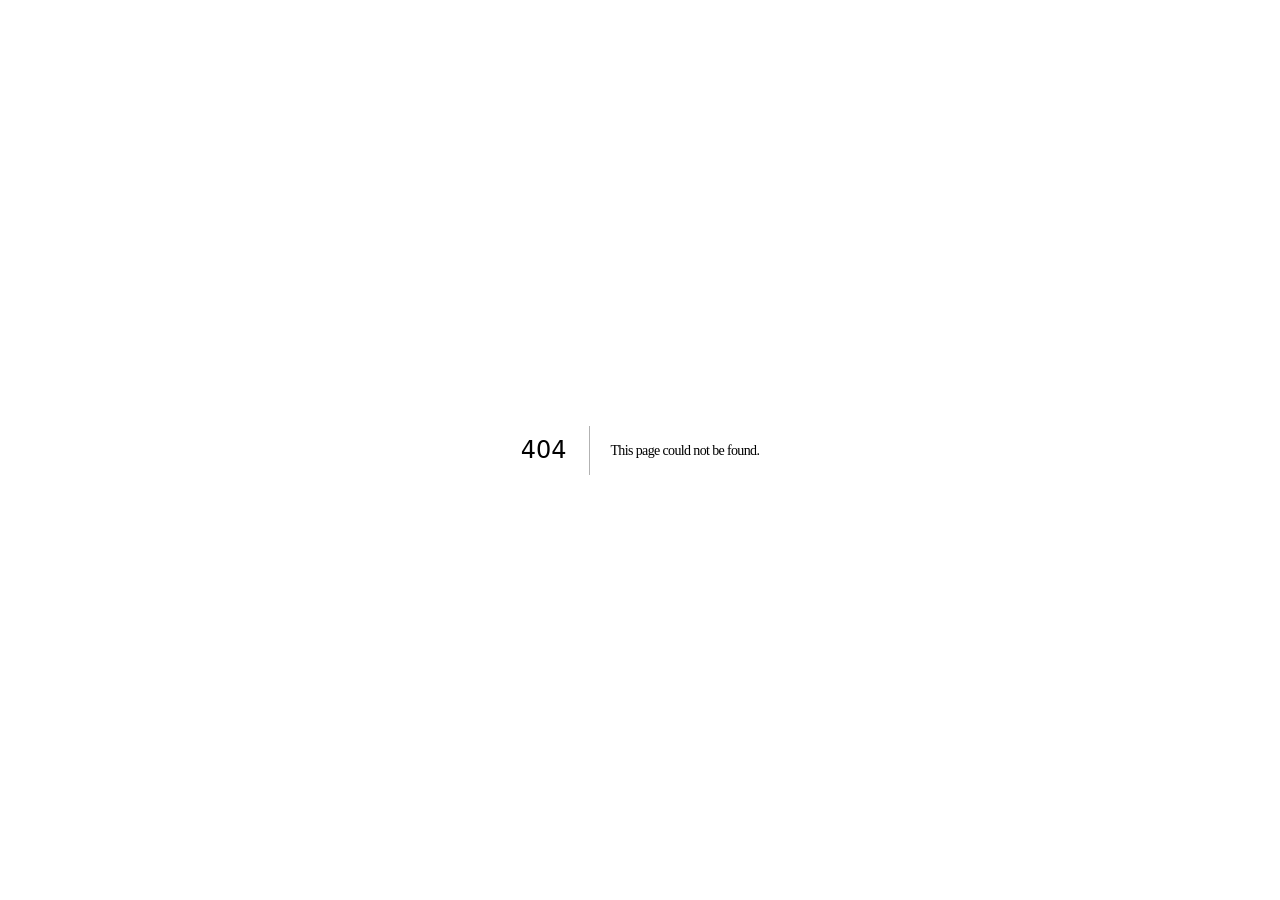
<file: 404/index.html>
<!DOCTYPE html><html lang="ru"><head><meta charSet="utf-8"/><meta name="viewport" content="width=device-width, initial-scale=1"/><link rel="stylesheet" href="/_next/static/chunks/3bc6rick41x5m.css" data-precedence="next"/><link rel="preload" as="script" fetchPriority="low" href="/_next/static/chunks/1jq4o6yq14o4c.js"/><script src="/_next/static/chunks/2imbn557mdp29.js" async=""></script><script src="/_next/static/chunks/3n7dm2ojtyzwn.js" async=""></script><script src="/_next/static/chunks/turbopack-0_ef9nardpfaq.js" async=""></script><script src="/_next/static/chunks/158myu8e_yme3.js" async=""></script><meta name="robots" content="noindex"/><title>404: This page could not be found.</title><meta name="theme-color" content="#071019"/><title>Frankov Estate — частная практика в недвижимости</title><meta name="description" content="Покупка, продажа и инвестиции в недвижимость с личным сопровождением Ильи Франкова. Ярославль, Москва, Санкт-Петербург, Краснодар, Сочи и Крым."/><link rel="author" href="https://frankovfrenk-sys.github.io"/><meta name="author" content="Илья Франков"/><meta name="keywords" content="Илья Франков,Frankov Estate,риелтор Ярославль,эксперт по недвижимости,подбор недвижимости,инвестиции в недвижимость,продажа квартиры"/><meta name="creator" content="Frankov Estate"/><meta name="publisher" content="Frankov Estate"/><meta name="robots" content="index, follow"/><meta name="googlebot" content="index, follow, max-video-preview:-1, max-image-preview:large, max-snippet:-1"/><meta name="category" content="real estate"/><link rel="canonical" href="https://frankovfrenk-sys.github.io/"/><meta property="og:title" content="Frankov Estate — недвижимость как личный актив"/><meta property="og:description" content="Частная практика Ильи Франкова: стратегия, поиск, переговоры и сопровождение сделки."/><meta property="og:url" content="https://frankovfrenk-sys.github.io/"/><meta property="og:site_name" content="Frankov Estate"/><meta property="og:locale" content="ru_RU"/><meta property="og:image" content="https://frankovfrenk-sys.github.io/images/ilya-frankov.png"/><meta property="og:image:width" content="1536"/><meta property="og:image:height" content="1024"/><meta property="og:image:alt" content="Илья Франков — эксперт по недвижимости"/><meta property="og:type" content="website"/><meta name="twitter:card" content="summary_large_image"/><meta name="twitter:title" content="Frankov Estate"/><meta name="twitter:description" content="Частная практика в недвижимости с личной ответственностью за результат."/><meta name="twitter:image" content="https://frankovfrenk-sys.github.io/images/ilya-frankov.png"/><script src="/_next/static/chunks/0cz1d0mv5g_q7.js" noModule=""></script></head><body><div hidden=""><!--$--><!--/$--></div><div style="font-family:system-ui,&quot;Segoe UI&quot;,Roboto,Helvetica,Arial,sans-serif,&quot;Apple Color Emoji&quot;,&quot;Segoe UI Emoji&quot;;height:100vh;text-align:center;display:flex;flex-direction:column;align-items:center;justify-content:center"><div><style>body{color:#000;background:#fff;margin:0}.next-error-h1{border-right:1px solid rgba(0,0,0,.3)}@media (prefers-color-scheme:dark){body{color:#fff;background:#000}.next-error-h1{border-right:1px solid rgba(255,255,255,.3)}}</style><h1 class="next-error-h1" style="display:inline-block;margin:0 20px 0 0;padding:0 23px 0 0;font-size:24px;font-weight:500;vertical-align:top;line-height:49px">404</h1><div style="display:inline-block"><h2 style="font-size:14px;font-weight:400;line-height:49px;margin:0">This page could not be found.</h2></div></div></div><!--$--><!--/$--><script src="/_next/static/chunks/1jq4o6yq14o4c.js" id="_R_" async=""></script><script>(self.__next_f=self.__next_f||[]).push([0])</script><script>self.__next_f.push([1,"1:\"$Sreact.fragment\"\n2:I[39756,[\"/_next/static/chunks/158myu8e_yme3.js\"],\"default\"]\n3:I[37457,[\"/_next/static/chunks/158myu8e_yme3.js\"],\"default\"]\n4:I[97367,[\"/_next/static/chunks/158myu8e_yme3.js\"],\"OutletBoundary\"]\n5:\"$Sreact.suspense\"\n8:I[97367,[\"/_next/static/chunks/158myu8e_yme3.js\"],\"ViewportBoundary\"]\na:I[97367,[\"/_next/static/chunks/158myu8e_yme3.js\"],\"MetadataBoundary\"]\nc:I[68027,[\"/_next/static/chunks/158myu8e_yme3.js\"],\"default\",1]\n:HL[\"/_next/static/chunks/3bc6rick41x5m.css\",\"style\"]\n"])</script><script>self.__next_f.push([1,"0:{\"P\":null,\"c\":[\"\",\"_not-found\",\"\"],\"q\":\"\",\"i\":false,\"f\":[[[\"\",{\"children\":[\"/_not-found\",{\"children\":[\"__PAGE__\",{}]}]},\"$undefined\",\"$undefined\",16],[[\"$\",\"$1\",\"c\",{\"children\":[[[\"$\",\"link\",\"0\",{\"rel\":\"stylesheet\",\"href\":\"/_next/static/chunks/3bc6rick41x5m.css\",\"precedence\":\"next\",\"crossOrigin\":\"$undefined\",\"nonce\":\"$undefined\"}],[\"$\",\"script\",\"script-0\",{\"src\":\"/_next/static/chunks/158myu8e_yme3.js\",\"async\":true,\"nonce\":\"$undefined\"}]],[\"$\",\"html\",null,{\"lang\":\"ru\",\"children\":[\"$\",\"body\",null,{\"children\":[\"$\",\"$L2\",null,{\"parallelRouterKey\":\"children\",\"error\":\"$undefined\",\"errorStyles\":\"$undefined\",\"errorScripts\":\"$undefined\",\"template\":[\"$\",\"$L3\",null,{}],\"templateStyles\":\"$undefined\",\"templateScripts\":\"$undefined\",\"notFound\":[[[\"$\",\"title\",null,{\"children\":\"404: This page could not be found.\"}],[\"$\",\"div\",null,{\"style\":{\"fontFamily\":\"system-ui,\\\"Segoe UI\\\",Roboto,Helvetica,Arial,sans-serif,\\\"Apple Color Emoji\\\",\\\"Segoe UI Emoji\\\"\",\"height\":\"100vh\",\"textAlign\":\"center\",\"display\":\"flex\",\"flexDirection\":\"column\",\"alignItems\":\"center\",\"justifyContent\":\"center\"},\"children\":[\"$\",\"div\",null,{\"children\":[[\"$\",\"style\",null,{\"dangerouslySetInnerHTML\":{\"__html\":\"body{color:#000;background:#fff;margin:0}.next-error-h1{border-right:1px solid rgba(0,0,0,.3)}@media (prefers-color-scheme:dark){body{color:#fff;background:#000}.next-error-h1{border-right:1px solid rgba(255,255,255,.3)}}\"}}],[\"$\",\"h1\",null,{\"className\":\"next-error-h1\",\"style\":{\"display\":\"inline-block\",\"margin\":\"0 20px 0 0\",\"padding\":\"0 23px 0 0\",\"fontSize\":24,\"fontWeight\":500,\"verticalAlign\":\"top\",\"lineHeight\":\"49px\"},\"children\":404}],[\"$\",\"div\",null,{\"style\":{\"display\":\"inline-block\"},\"children\":[\"$\",\"h2\",null,{\"style\":{\"fontSize\":14,\"fontWeight\":400,\"lineHeight\":\"49px\",\"margin\":0},\"children\":\"This page could not be found.\"}]}]]}]}]],[]],\"forbidden\":\"$undefined\",\"unauthorized\":\"$undefined\"}]}]}]]}],{\"children\":[[\"$\",\"$1\",\"c\",{\"children\":[null,[\"$\",\"$L2\",null,{\"parallelRouterKey\":\"children\",\"error\":\"$undefined\",\"errorStyles\":\"$undefined\",\"errorScripts\":\"$undefined\",\"template\":[\"$\",\"$L3\",null,{}],\"templateStyles\":\"$undefined\",\"templateScripts\":\"$undefined\",\"notFound\":\"$undefined\",\"forbidden\":\"$undefined\",\"unauthorized\":\"$undefined\"}]]}],{\"children\":[[\"$\",\"$1\",\"c\",{\"children\":[[[\"$\",\"title\",null,{\"children\":\"404: This page could not be found.\"}],[\"$\",\"div\",null,{\"style\":\"$0:f:0:1:0:props:children:1:props:children:props:children:props:notFound:0:1:props:style\",\"children\":[\"$\",\"div\",null,{\"children\":[[\"$\",\"style\",null,{\"dangerouslySetInnerHTML\":{\"__html\":\"body{color:#000;background:#fff;margin:0}.next-error-h1{border-right:1px solid rgba(0,0,0,.3)}@media (prefers-color-scheme:dark){body{color:#fff;background:#000}.next-error-h1{border-right:1px solid rgba(255,255,255,.3)}}\"}}],[\"$\",\"h1\",null,{\"className\":\"next-error-h1\",\"style\":\"$0:f:0:1:0:props:children:1:props:children:props:children:props:notFound:0:1:props:children:props:children:1:props:style\",\"children\":404}],[\"$\",\"div\",null,{\"style\":\"$0:f:0:1:0:props:children:1:props:children:props:children:props:notFound:0:1:props:children:props:children:2:props:style\",\"children\":[\"$\",\"h2\",null,{\"style\":\"$0:f:0:1:0:props:children:1:props:children:props:children:props:notFound:0:1:props:children:props:children:2:props:children:props:style\",\"children\":\"This page could not be found.\"}]}]]}]}]],null,[\"$\",\"$L4\",null,{\"children\":[\"$\",\"$5\",null,{\"name\":\"Next.MetadataOutlet\",\"children\":\"$@6\"}]}]]}],{},null,false,null]},null,false,\"$@7\"]},null,false,null],[\"$\",\"$1\",\"h\",{\"children\":[[\"$\",\"meta\",null,{\"name\":\"robots\",\"content\":\"noindex\"}],[\"$\",\"$L8\",null,{\"children\":\"$L9\"}],[\"$\",\"div\",null,{\"hidden\":true,\"children\":[\"$\",\"$La\",null,{\"children\":[\"$\",\"$5\",null,{\"name\":\"Next.Metadata\",\"children\":\"$Lb\"}]}]}],null]}],false]],\"m\":\"$undefined\",\"G\":[\"$c\",[[\"$\",\"link\",\"0\",{\"rel\":\"stylesheet\",\"href\":\"/_next/static/chunks/3bc6rick41x5m.css\",\"precedence\":\"next\",\"crossOrigin\":\"$undefined\",\"nonce\":\"$undefined\"}]]],\"S\":true,\"h\":null,\"s\":\"$undefined\",\"l\":\"$undefined\",\"p\":\"$undefined\",\"d\":\"$undefined\",\"b\":\"2o9XBruqfylC10xn5o4DB\"}\n"])</script><script>self.__next_f.push([1,"d:[]\n7:\"$Wd\"\n"])</script><script>self.__next_f.push([1,"9:[[\"$\",\"meta\",\"0\",{\"charSet\":\"utf-8\"}],[\"$\",\"meta\",\"1\",{\"name\":\"viewport\",\"content\":\"width=device-width, initial-scale=1\"}],[\"$\",\"meta\",\"2\",{\"name\":\"theme-color\",\"content\":\"#071019\"}]]\n"])</script><script>self.__next_f.push([1,"6:null\n"])</script><script>self.__next_f.push([1,"b:[[\"$\",\"title\",\"0\",{\"children\":\"Frankov Estate — частная практика в недвижимости\"}],[\"$\",\"meta\",\"1\",{\"name\":\"description\",\"content\":\"Покупка, продажа и инвестиции в недвижимость с личным сопровождением Ильи Франкова. Ярославль, Москва, Санкт-Петербург, Краснодар, Сочи и Крым.\"}],[\"$\",\"link\",\"2\",{\"rel\":\"author\",\"href\":\"https://frankovfrenk-sys.github.io\"}],[\"$\",\"meta\",\"3\",{\"name\":\"author\",\"content\":\"Илья Франков\"}],[\"$\",\"meta\",\"4\",{\"name\":\"keywords\",\"content\":\"Илья Франков,Frankov Estate,риелтор Ярославль,эксперт по недвижимости,подбор недвижимости,инвестиции в недвижимость,продажа квартиры\"}],[\"$\",\"meta\",\"5\",{\"name\":\"creator\",\"content\":\"Frankov Estate\"}],[\"$\",\"meta\",\"6\",{\"name\":\"publisher\",\"content\":\"Frankov Estate\"}],[\"$\",\"meta\",\"7\",{\"name\":\"robots\",\"content\":\"index, follow\"}],[\"$\",\"meta\",\"8\",{\"name\":\"googlebot\",\"content\":\"index, follow, max-video-preview:-1, max-image-preview:large, max-snippet:-1\"}],[\"$\",\"meta\",\"9\",{\"name\":\"category\",\"content\":\"real estate\"}],[\"$\",\"link\",\"10\",{\"rel\":\"canonical\",\"href\":\"https://frankovfrenk-sys.github.io/\"}],[\"$\",\"meta\",\"11\",{\"property\":\"og:title\",\"content\":\"Frankov Estate — недвижимость как личный актив\"}],[\"$\",\"meta\",\"12\",{\"property\":\"og:description\",\"content\":\"Частная практика Ильи Франкова: стратегия, поиск, переговоры и сопровождение сделки.\"}],[\"$\",\"meta\",\"13\",{\"property\":\"og:url\",\"content\":\"https://frankovfrenk-sys.github.io/\"}],[\"$\",\"meta\",\"14\",{\"property\":\"og:site_name\",\"content\":\"Frankov Estate\"}],[\"$\",\"meta\",\"15\",{\"property\":\"og:locale\",\"content\":\"ru_RU\"}],[\"$\",\"meta\",\"16\",{\"property\":\"og:image\",\"content\":\"https://frankovfrenk-sys.github.io/images/ilya-frankov.png\"}],[\"$\",\"meta\",\"17\",{\"property\":\"og:image:width\",\"content\":\"1536\"}],[\"$\",\"meta\",\"18\",{\"property\":\"og:image:height\",\"content\":\"1024\"}],[\"$\",\"meta\",\"19\",{\"property\":\"og:image:alt\",\"content\":\"Илья Франков — эксперт по недвижимости\"}],[\"$\",\"meta\",\"20\",{\"property\":\"og:type\",\"content\":\"website\"}],[\"$\",\"meta\",\"21\",{\"name\":\"twitter:card\",\"content\":\"summary_large_image\"}],[\"$\",\"meta\",\"22\",{\"name\":\"twitter:title\",\"content\":\"Frankov Estate\"}],[\"$\",\"meta\",\"23\",{\"name\":\"twitter:description\",\"content\":\"Частная практика в недвижимости с личной ответственностью за результат.\"}],[\"$\",\"meta\",\"24\",{\"name\":\"twitter:image\",\"content\":\"https://frankovfrenk-sys.github.io/images/ilya-frankov.png\"}]]\n"])</script></body></html>
</file>
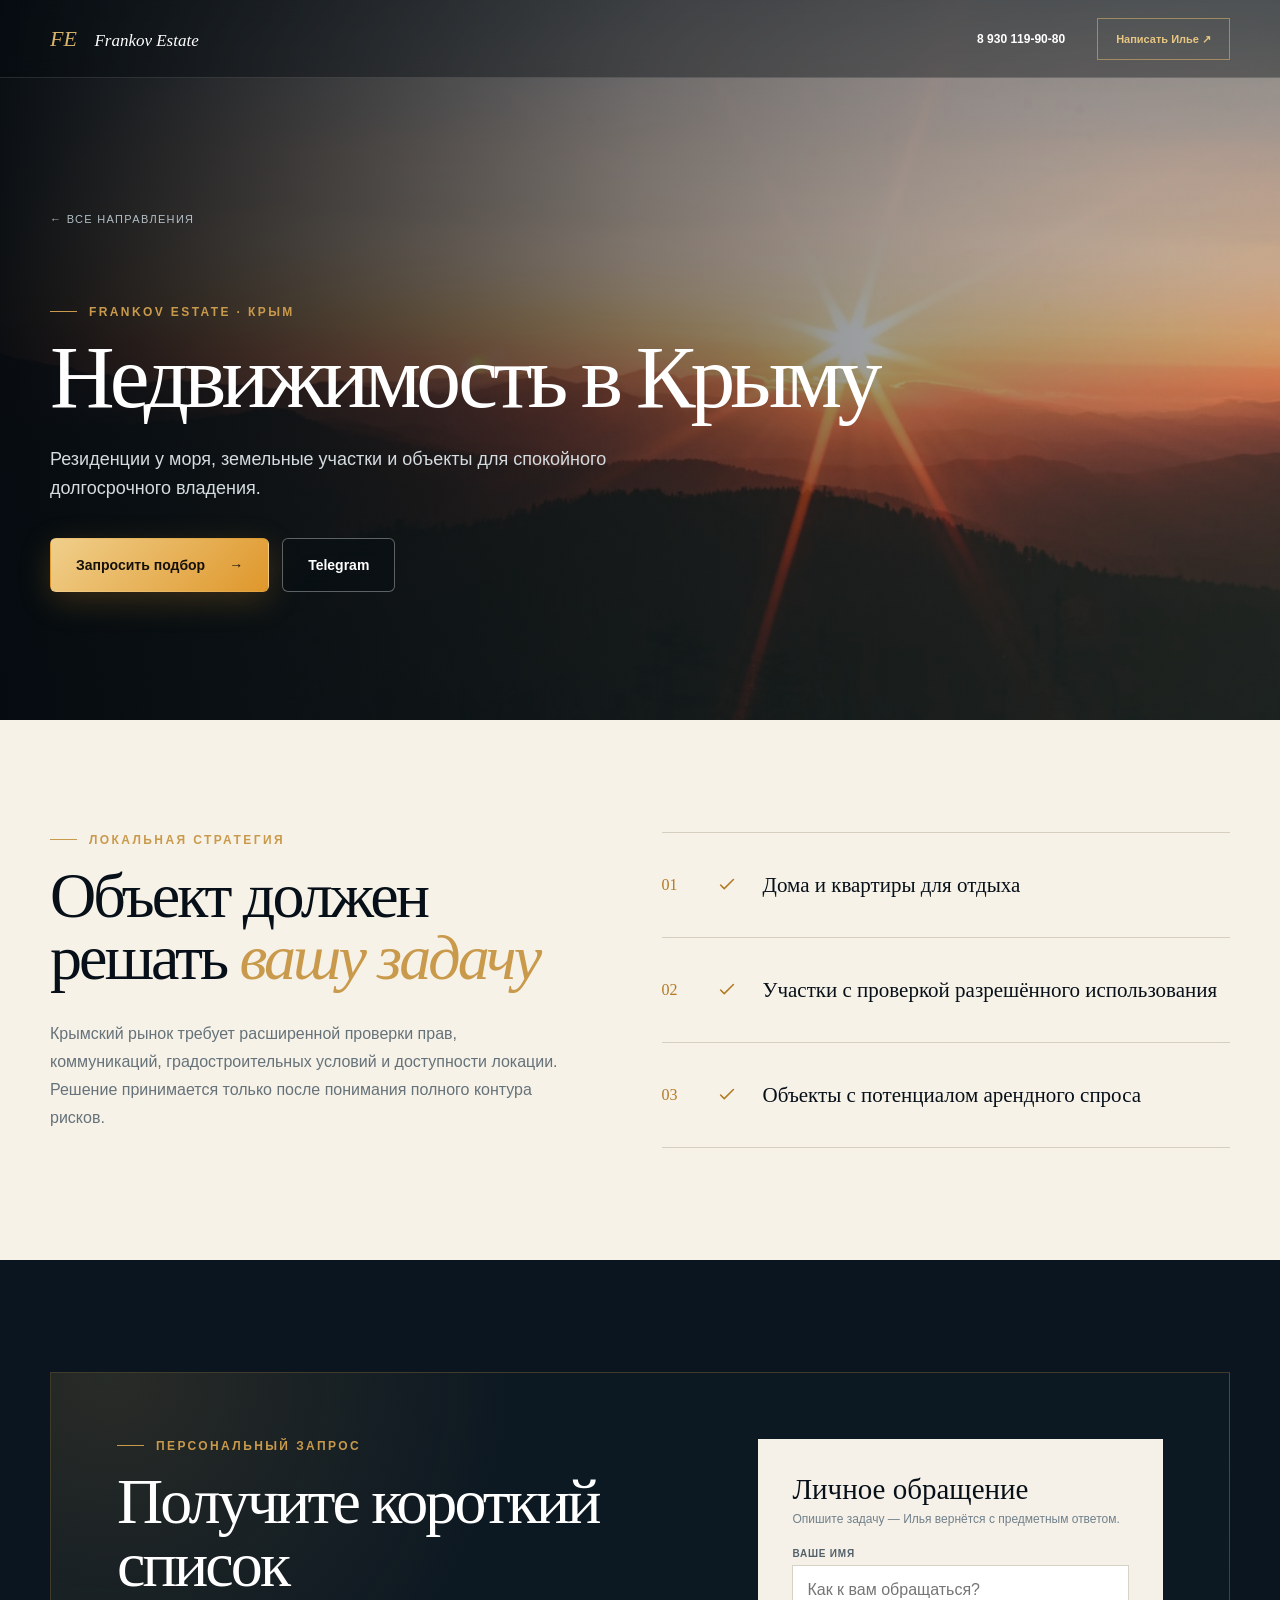
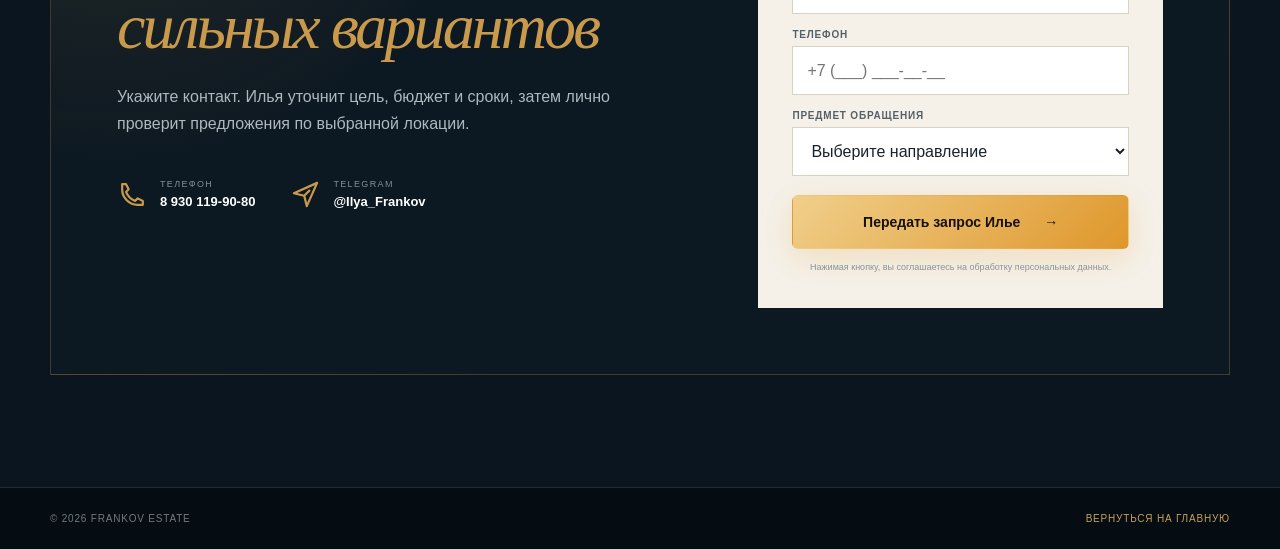
<file: city/crimea/index.html>
<!DOCTYPE html><html lang="ru"><head><meta charSet="utf-8"/><meta name="viewport" content="width=device-width, initial-scale=1"/><link rel="stylesheet" href="/_next/static/chunks/3bc6rick41x5m.css" data-precedence="next"/><link rel="preload" as="script" fetchPriority="low" href="/_next/static/chunks/1jq4o6yq14o4c.js"/><script src="/_next/static/chunks/2imbn557mdp29.js" async=""></script><script src="/_next/static/chunks/3n7dm2ojtyzwn.js" async=""></script><script src="/_next/static/chunks/turbopack-0_ef9nardpfaq.js" async=""></script><script src="/_next/static/chunks/158myu8e_yme3.js" async=""></script><script src="/_next/static/chunks/12l_as4zg53mi.js" async=""></script><meta name="theme-color" content="#071019"/><title>Недвижимость в Крыму · Frankov Estate</title><meta name="description" content="Резиденции у моря, земельные участки и объекты для спокойного долгосрочного владения. Подбор, проверка и сопровождение сделки с Ильёй Франковым."/><link rel="author" href="https://frankovfrenk-sys.github.io"/><meta name="author" content="Илья Франков"/><meta name="keywords" content="Илья Франков,Frankov Estate,риелтор Ярославль,эксперт по недвижимости,подбор недвижимости,инвестиции в недвижимость,продажа квартиры"/><meta name="creator" content="Frankov Estate"/><meta name="publisher" content="Frankov Estate"/><meta name="robots" content="index, follow"/><meta name="googlebot" content="index, follow, max-video-preview:-1, max-image-preview:large, max-snippet:-1"/><meta name="category" content="real estate"/><link rel="canonical" href="https://frankovfrenk-sys.github.io/city/crimea/index.html"/><meta property="og:title" content="Недвижимость в Крыму · Frankov Estate"/><meta property="og:description" content="Резиденции у моря, земельные участки и объекты для спокойного долгосрочного владения."/><meta property="og:image" content="https://frankovfrenk-sys.github.io/images/cities/crimea.jpg"/><meta name="twitter:card" content="summary_large_image"/><meta name="twitter:title" content="Frankov Estate"/><meta name="twitter:description" content="Частная практика в недвижимости с личной ответственностью за результат."/><meta name="twitter:image" content="https://frankovfrenk-sys.github.io/images/ilya-frankov.png"/><script src="/_next/static/chunks/0cz1d0mv5g_q7.js" noModule=""></script></head><body><div hidden=""><!--$--><!--/$--></div><main class="city-page"><script type="application/ld+json">{"@context":"https://schema.org","@type":"Service","name":"Недвижимость в Крыму","areaServed":"Крым","provider":{"@type":"RealEstateAgent","name":"Frankov Estate — Илья Франков","telephone":"+79301199080"},"url":"https://frankovfrenk-sys.github.io/city/crimea/index.html"}</script><header class="city-topbar"><a href="/" class="city-logo">FE <span>Frankov Estate</span></a><a href="tel:+79301199080">8 930 119-90-80</a><a href="https://t.me/Ilya_Frankov?text=%D0%97%D0%B4%D1%80%D0%B0%D0%B2%D1%81%D1%82%D0%B2%D1%83%D0%B9%D1%82%D0%B5%2C%20%D0%98%D0%BB%D1%8C%D1%8F.%20%D0%98%D0%BD%D1%82%D0%B5%D1%80%D0%B5%D1%81%D1%83%D0%B5%D1%82%20%D0%BD%D0%B5%D0%B4%D0%B2%D0%B8%D0%B6%D0%B8%D0%BC%D0%BE%D1%81%D1%82%D1%8C%3A%20%D0%9A%D1%80%D1%8B%D0%BC" target="_blank" rel="noreferrer" class="city-top-cta">Написать Илье ↗</a></header><section class="city-hero" style="background-image:linear-gradient(90deg,rgba(4,10,15,.96),rgba(4,10,15,.5),rgba(4,10,15,.18)),url(&#x27;/images/cities/crimea.jpg&#x27;)"><div class="shell city-hero-inner"><a href="/#geography" class="city-back">← Все направления</a><p class="section-kicker">Frankov Estate · <!-- -->Крым</p><h1>Недвижимость в Крыму</h1><p>Резиденции у моря, земельные участки и объекты для спокойного долгосрочного владения.</p><div><a href="#city-request" class="button button-gold">Запросить подбор <span>→</span></a><a href="https://t.me/Ilya_Frankov?text=%D0%97%D0%B4%D1%80%D0%B0%D0%B2%D1%81%D1%82%D0%B2%D1%83%D0%B9%D1%82%D0%B5%2C%20%D0%98%D0%BB%D1%8C%D1%8F.%20%D0%98%D0%BD%D1%82%D0%B5%D1%80%D0%B5%D1%81%D1%83%D0%B5%D1%82%20%D0%BD%D0%B5%D0%B4%D0%B2%D0%B8%D0%B6%D0%B8%D0%BC%D0%BE%D1%81%D1%82%D1%8C%3A%20%D0%9A%D1%80%D1%8B%D0%BC" target="_blank" rel="noreferrer" class="button button-glass">Telegram</a></div></div></section><section class="section city-expertise"><div class="shell city-expertise-grid"><div><p class="section-kicker">Локальная стратегия</p><h2>Объект должен<br/>решать <em>вашу задачу</em></h2><p>Крымский рынок требует расширенной проверки прав, коммуникаций, градостроительных условий и доступности локации. Решение принимается только после понимания полного контура рисков.</p></div><div class="city-focus"><article><span>0<!-- -->1</span><svg viewBox="0 0 24 24" aria-hidden="true" fill="none" stroke="currentColor" stroke-width="1.7" stroke-linecap="round" stroke-linejoin="round"><path d="m5 12 4 4L19 6"></path></svg><p>Дома и квартиры для отдыха</p></article><article><span>0<!-- -->2</span><svg viewBox="0 0 24 24" aria-hidden="true" fill="none" stroke="currentColor" stroke-width="1.7" stroke-linecap="round" stroke-linejoin="round"><path d="m5 12 4 4L19 6"></path></svg><p>Участки с проверкой разрешённого использования</p></article><article><span>0<!-- -->3</span><svg viewBox="0 0 24 24" aria-hidden="true" fill="none" stroke="currentColor" stroke-width="1.7" stroke-linecap="round" stroke-linejoin="round"><path d="m5 12 4 4L19 6"></path></svg><p>Объекты с потенциалом арендного спроса</p></article></div></div></section><section class="section city-request" id="city-request"><div class="shell lead-panel"><div class="lead-copy"><p class="section-kicker">Персональный запрос</p><h2>Получите короткий список<br/><em>сильных вариантов</em></h2><p>Укажите контакт. Илья уточнит цель, бюджет и сроки, затем лично проверит предложения по выбранной локации.</p><div class="direct-links"><a href="tel:+79301199080"><svg viewBox="0 0 24 24" aria-hidden="true" fill="none" stroke="currentColor" stroke-width="1.7" stroke-linecap="round" stroke-linejoin="round"><path d="M7 4H4v4c0 6.6 5.4 12 12 12h4v-3l-4-2-2 2c-3-1.2-5.8-4-7-7l2-2-2-4Z"></path></svg><span><small>Телефон</small>8 930 119-90-80</span></a><a href="https://t.me/Ilya_Frankov?text=%D0%97%D0%B4%D1%80%D0%B0%D0%B2%D1%81%D1%82%D0%B2%D1%83%D0%B9%D1%82%D0%B5%2C%20%D0%98%D0%BB%D1%8C%D1%8F.%20%D0%98%D0%BD%D1%82%D0%B5%D1%80%D0%B5%D1%81%D1%83%D0%B5%D1%82%20%D0%BD%D0%B5%D0%B4%D0%B2%D0%B8%D0%B6%D0%B8%D0%BC%D0%BE%D1%81%D1%82%D1%8C%3A%20%D0%9A%D1%80%D1%8B%D0%BC" target="_blank" rel="noreferrer"><svg viewBox="0 0 24 24" aria-hidden="true" fill="none" stroke="currentColor" stroke-width="1.7" stroke-linecap="round" stroke-linejoin="round"><path d="m3 11 18-8-8 18-2-8-8-2Zm8 2 4-4"></path></svg><span><small>Telegram</small>@Ilya_Frankov</span></a></div></div><form class="lead-form"><h3>Личное обращение</h3><p>Опишите задачу — Илья вернётся с предметным ответом.</p><label><span>Ваше имя</span><input type="text" placeholder="Как к вам обращаться?" required="" maxLength="80" name="name"/></label><label><span>Телефон</span><input type="tel" placeholder="+7 (___) ___-__-__" required="" minLength="7" maxLength="30" name="phone"/></label><label><span>Предмет обращения</span><select name="interest"><option value="" disabled="" selected="">Выберите направление</option><option>Покупка недвижимости</option><option>Продажа недвижимости</option><option>Инвестиционная стратегия</option><option>Ипотечное решение</option><option>Аренда</option><option>Коммерческая недвижимость</option><option>Индивидуальный вопрос</option></select></label><label class="honeypot" aria-hidden="true"><input tabindex="-1" autoComplete="off" name="company"/></label><button class="button button-gold submit" type="submit">Передать запрос Илье<span>→</span></button><small>Нажимая кнопку, вы соглашаетесь на обработку персональных данных.</small></form></div></section><footer class="city-footer"><div class="shell"><span>© <!-- -->2026<!-- --> Frankov Estate</span><a href="/">Вернуться на главную</a></div></footer></main><!--$--><!--/$--><script src="/_next/static/chunks/1jq4o6yq14o4c.js" id="_R_" async=""></script><script>(self.__next_f=self.__next_f||[]).push([0])</script><script>self.__next_f.push([1,"1:\"$Sreact.fragment\"\n2:I[39756,[\"/_next/static/chunks/158myu8e_yme3.js\"],\"default\"]\n3:I[37457,[\"/_next/static/chunks/158myu8e_yme3.js\"],\"default\"]\n5:I[97367,[\"/_next/static/chunks/158myu8e_yme3.js\"],\"OutletBoundary\"]\n6:\"$Sreact.suspense\"\n9:I[97367,[\"/_next/static/chunks/158myu8e_yme3.js\"],\"ViewportBoundary\"]\nb:I[97367,[\"/_next/static/chunks/158myu8e_yme3.js\"],\"MetadataBoundary\"]\nd:I[68027,[\"/_next/static/chunks/158myu8e_yme3.js\"],\"default\",1]\n:HL[\"/_next/static/chunks/3bc6rick41x5m.css\",\"style\"]\n"])</script><script>self.__next_f.push([1,"0:{\"P\":null,\"c\":[\"\",\"city\",\"crimea\",\"\"],\"q\":\"\",\"i\":false,\"f\":[[[\"\",{\"children\":[\"city\",{\"children\":[[\"slug\",\"crimea\",\"d\",null],{\"children\":[\"__PAGE__\",{}]}]}]},\"$undefined\",\"$undefined\",16],[[\"$\",\"$1\",\"c\",{\"children\":[[[\"$\",\"link\",\"0\",{\"rel\":\"stylesheet\",\"href\":\"/_next/static/chunks/3bc6rick41x5m.css\",\"precedence\":\"next\",\"crossOrigin\":\"$undefined\",\"nonce\":\"$undefined\"}],[\"$\",\"script\",\"script-0\",{\"src\":\"/_next/static/chunks/158myu8e_yme3.js\",\"async\":true,\"nonce\":\"$undefined\"}]],[\"$\",\"html\",null,{\"lang\":\"ru\",\"children\":[\"$\",\"body\",null,{\"children\":[\"$\",\"$L2\",null,{\"parallelRouterKey\":\"children\",\"error\":\"$undefined\",\"errorStyles\":\"$undefined\",\"errorScripts\":\"$undefined\",\"template\":[\"$\",\"$L3\",null,{}],\"templateStyles\":\"$undefined\",\"templateScripts\":\"$undefined\",\"notFound\":[[[\"$\",\"title\",null,{\"children\":\"404: This page could not be found.\"}],[\"$\",\"div\",null,{\"style\":{\"fontFamily\":\"system-ui,\\\"Segoe UI\\\",Roboto,Helvetica,Arial,sans-serif,\\\"Apple Color Emoji\\\",\\\"Segoe UI Emoji\\\"\",\"height\":\"100vh\",\"textAlign\":\"center\",\"display\":\"flex\",\"flexDirection\":\"column\",\"alignItems\":\"center\",\"justifyContent\":\"center\"},\"children\":[\"$\",\"div\",null,{\"children\":[[\"$\",\"style\",null,{\"dangerouslySetInnerHTML\":{\"__html\":\"body{color:#000;background:#fff;margin:0}.next-error-h1{border-right:1px solid rgba(0,0,0,.3)}@media (prefers-color-scheme:dark){body{color:#fff;background:#000}.next-error-h1{border-right:1px solid rgba(255,255,255,.3)}}\"}}],[\"$\",\"h1\",null,{\"className\":\"next-error-h1\",\"style\":{\"display\":\"inline-block\",\"margin\":\"0 20px 0 0\",\"padding\":\"0 23px 0 0\",\"fontSize\":24,\"fontWeight\":500,\"verticalAlign\":\"top\",\"lineHeight\":\"49px\"},\"children\":404}],[\"$\",\"div\",null,{\"style\":{\"display\":\"inline-block\"},\"children\":[\"$\",\"h2\",null,{\"style\":{\"fontSize\":14,\"fontWeight\":400,\"lineHeight\":\"49px\",\"margin\":0},\"children\":\"This page could not be found.\"}]}]]}]}]],[]],\"forbidden\":\"$undefined\",\"unauthorized\":\"$undefined\"}]}]}]]}],{\"children\":[[\"$\",\"$1\",\"c\",{\"children\":[null,[\"$\",\"$L2\",null,{\"parallelRouterKey\":\"children\",\"error\":\"$undefined\",\"errorStyles\":\"$undefined\",\"errorScripts\":\"$undefined\",\"template\":[\"$\",\"$L3\",null,{}],\"templateStyles\":\"$undefined\",\"templateScripts\":\"$undefined\",\"notFound\":\"$undefined\",\"forbidden\":\"$undefined\",\"unauthorized\":\"$undefined\"}]]}],{\"children\":[[\"$\",\"$1\",\"c\",{\"children\":[null,[\"$\",\"$L2\",null,{\"parallelRouterKey\":\"children\",\"error\":\"$undefined\",\"errorStyles\":\"$undefined\",\"errorScripts\":\"$undefined\",\"template\":[\"$\",\"$L3\",null,{}],\"templateStyles\":\"$undefined\",\"templateScripts\":\"$undefined\",\"notFound\":\"$undefined\",\"forbidden\":\"$undefined\",\"unauthorized\":\"$undefined\"}]]}],{\"children\":[[\"$\",\"$1\",\"c\",{\"children\":[\"$L4\",[[\"$\",\"script\",\"script-0\",{\"src\":\"/_next/static/chunks/12l_as4zg53mi.js\",\"async\":true,\"nonce\":\"$undefined\"}]],[\"$\",\"$L5\",null,{\"children\":[\"$\",\"$6\",null,{\"name\":\"Next.MetadataOutlet\",\"children\":\"$@7\"}]}]]}],{},null,false,null]},null,false,\"$@8\"]},null,false,\"$@8\"]},null,false,null],[\"$\",\"$1\",\"h\",{\"children\":[null,[\"$\",\"$L9\",null,{\"children\":\"$La\"}],[\"$\",\"div\",null,{\"hidden\":true,\"children\":[\"$\",\"$Lb\",null,{\"children\":[\"$\",\"$6\",null,{\"name\":\"Next.Metadata\",\"children\":\"$Lc\"}]}]}],null]}],false]],\"m\":\"$undefined\",\"G\":[\"$d\",[[\"$\",\"link\",\"0\",{\"rel\":\"stylesheet\",\"href\":\"/_next/static/chunks/3bc6rick41x5m.css\",\"precedence\":\"next\",\"crossOrigin\":\"$undefined\",\"nonce\":\"$undefined\"}]]],\"S\":true,\"h\":null,\"s\":\"$undefined\",\"l\":\"$undefined\",\"p\":\"$undefined\",\"d\":\"$undefined\",\"b\":\"2o9XBruqfylC10xn5o4DB\"}\n"])</script><script>self.__next_f.push([1,"e:[]\n8:\"$We\"\n"])</script><script>self.__next_f.push([1,"4:[\"$\",\"main\",null,{\"className\":\"city-page\",\"children\":[[\"$\",\"script\",null,{\"type\":\"application/ld+json\",\"dangerouslySetInnerHTML\":{\"__html\":\"{\\\"@context\\\":\\\"https://schema.org\\\",\\\"@type\\\":\\\"Service\\\",\\\"name\\\":\\\"Недвижимость в Крыму\\\",\\\"areaServed\\\":\\\"Крым\\\",\\\"provider\\\":{\\\"@type\\\":\\\"RealEstateAgent\\\",\\\"name\\\":\\\"Frankov Estate — Илья Франков\\\",\\\"telephone\\\":\\\"+79301199080\\\"},\\\"url\\\":\\\"https://frankovfrenk-sys.github.io/city/crimea/index.html\\\"}\"}}],[\"$\",\"header\",null,{\"className\":\"city-topbar\",\"children\":[[\"$\",\"a\",null,{\"href\":\"/\",\"className\":\"city-logo\",\"children\":[\"FE \",[\"$\",\"span\",null,{\"children\":\"Frankov Estate\"}]]}],[\"$\",\"a\",null,{\"href\":\"tel:+79301199080\",\"children\":\"8 930 119-90-80\"}],[\"$\",\"a\",null,{\"href\":\"https://t.me/Ilya_Frankov?text=%D0%97%D0%B4%D1%80%D0%B0%D0%B2%D1%81%D1%82%D0%B2%D1%83%D0%B9%D1%82%D0%B5%2C%20%D0%98%D0%BB%D1%8C%D1%8F.%20%D0%98%D0%BD%D1%82%D0%B5%D1%80%D0%B5%D1%81%D1%83%D0%B5%D1%82%20%D0%BD%D0%B5%D0%B4%D0%B2%D0%B8%D0%B6%D0%B8%D0%BC%D0%BE%D1%81%D1%82%D1%8C%3A%20%D0%9A%D1%80%D1%8B%D0%BC\",\"target\":\"_blank\",\"rel\":\"noreferrer\",\"className\":\"city-top-cta\",\"children\":\"Написать Илье ↗\"}]]}],[\"$\",\"section\",null,{\"className\":\"city-hero\",\"style\":{\"backgroundImage\":\"linear-gradient(90deg,rgba(4,10,15,.96),rgba(4,10,15,.5),rgba(4,10,15,.18)),url('/images/cities/crimea.jpg')\"},\"children\":[\"$\",\"div\",null,{\"className\":\"shell city-hero-inner\",\"children\":[[\"$\",\"a\",null,{\"href\":\"/#geography\",\"className\":\"city-back\",\"children\":\"← Все направления\"}],[\"$\",\"p\",null,{\"className\":\"section-kicker\",\"children\":[\"Frankov Estate · \",\"Крым\"]}],[\"$\",\"h1\",null,{\"children\":\"Недвижимость в Крыму\"}],[\"$\",\"p\",null,{\"children\":\"Резиденции у моря, земельные участки и объекты для спокойного долгосрочного владения.\"}],[\"$\",\"div\",null,{\"children\":[[\"$\",\"a\",null,{\"href\":\"#city-request\",\"className\":\"button button-gold\",\"children\":[\"Запросить подбор \",[\"$\",\"span\",null,{\"children\":\"→\"}]]}],[\"$\",\"a\",null,{\"href\":\"https://t.me/Ilya_Frankov?text=%D0%97%D0%B4%D1%80%D0%B0%D0%B2%D1%81%D1%82%D0%B2%D1%83%D0%B9%D1%82%D0%B5%2C%20%D0%98%D0%BB%D1%8C%D1%8F.%20%D0%98%D0%BD%D1%82%D0%B5%D1%80%D0%B5%D1%81%D1%83%D0%B5%D1%82%20%D0%BD%D0%B5%D0%B4%D0%B2%D0%B8%D0%B6%D0%B8%D0%BC%D0%BE%D1%81%D1%82%D1%8C%3A%20%D0%9A%D1%80%D1%8B%D0%BC\",\"target\":\"_blank\",\"rel\":\"noreferrer\",\"className\":\"button button-glass\",\"children\":\"Telegram\"}]]}]]}]}],[\"$\",\"section\",null,{\"className\":\"section city-expertise\",\"children\":[\"$\",\"div\",null,{\"className\":\"shell city-expertise-grid\",\"children\":[[\"$\",\"div\",null,{\"children\":[[\"$\",\"p\",null,{\"className\":\"section-kicker\",\"children\":\"Локальная стратегия\"}],[\"$\",\"h2\",null,{\"children\":[\"Объект должен\",[\"$\",\"br\",null,{}],\"решать \",[\"$\",\"em\",null,{\"children\":\"вашу задачу\"}]]}],[\"$\",\"p\",null,{\"children\":\"Крымский рынок требует расширенной проверки прав, коммуникаций, градостроительных условий и доступности локации. Решение принимается только после понимания полного контура рисков.\"}]]}],[\"$\",\"div\",null,{\"className\":\"city-focus\",\"children\":[[\"$\",\"article\",\"Дома и квартиры для отдыха\",{\"children\":[[\"$\",\"span\",null,{\"children\":[\"0\",1]}],[\"$\",\"svg\",null,{\"viewBox\":\"0 0 24 24\",\"aria-hidden\":\"true\",\"fill\":\"none\",\"stroke\":\"currentColor\",\"strokeWidth\":\"1.7\",\"strokeLinecap\":\"round\",\"strokeLinejoin\":\"round\",\"children\":[\"$\",\"path\",null,{\"d\":\"m5 12 4 4L19 6\"}]}],[\"$\",\"p\",null,{\"children\":\"Дома и квартиры для отдыха\"}]]}],[\"$\",\"article\",\"Участки с проверкой разрешённого использования\",{\"children\":[[\"$\",\"span\",null,{\"children\":[\"0\",2]}],[\"$\",\"svg\",null,{\"viewBox\":\"0 0 24 24\",\"aria-hidden\":\"true\",\"fill\":\"none\",\"stroke\":\"currentColor\",\"strokeWidth\":\"1.7\",\"strokeLinecap\":\"round\",\"strokeLinejoin\":\"round\",\"children\":[\"$\",\"path\",null,{\"d\":\"m5 12 4 4L19 6\"}]}],[\"$\",\"p\",null,{\"children\":\"Участки с проверкой разрешённого использования\"}]]}],[\"$\",\"article\",\"Объекты с потенциалом арендного спроса\",{\"children\":[[\"$\",\"span\",null,{\"children\":[\"0\",3]}],[\"$\",\"svg\",null,{\"viewBox\":\"0 0 24 24\",\"aria-hidden\":\"true\",\"fill\":\"none\",\"stroke\":\"currentColor\",\"strokeWidth\":\"1.7\",\"strokeLinecap\":\"round\",\"strokeLinejoin\":\"round\",\"children\":[\"$\",\"path\",null,{\"d\":\"m5 12 4 4L19 6\"}]}],[\"$\",\"p\",null,{\"children\":\"Объекты с потенциалом арендного спроса\"}]]}]]}]]}]}],[\"$\",\"section\",null,{\"className\":\"section city-request\",\"id\":\"city-request\",\"children\":\"$Lf\"}],\"$L10\"]}]\n"])</script><script>self.__next_f.push([1,"11:I[95147,[\"/_next/static/chunks/158myu8e_yme3.js\",\"/_next/static/chunks/12l_as4zg53mi.js\"],\"default\"]\n"])</script><script>self.__next_f.push([1,"f:[\"$\",\"div\",null,{\"className\":\"shell lead-panel\",\"children\":[[\"$\",\"div\",null,{\"className\":\"lead-copy\",\"children\":[[\"$\",\"p\",null,{\"className\":\"section-kicker\",\"children\":\"Персональный запрос\"}],[\"$\",\"h2\",null,{\"children\":[\"Получите короткий список\",[\"$\",\"br\",null,{}],[\"$\",\"em\",null,{\"children\":\"сильных вариантов\"}]]}],[\"$\",\"p\",null,{\"children\":\"Укажите контакт. Илья уточнит цель, бюджет и сроки, затем лично проверит предложения по выбранной локации.\"}],[\"$\",\"div\",null,{\"className\":\"direct-links\",\"children\":[[\"$\",\"a\",null,{\"href\":\"tel:+79301199080\",\"children\":[[\"$\",\"svg\",null,{\"viewBox\":\"0 0 24 24\",\"aria-hidden\":\"true\",\"fill\":\"none\",\"stroke\":\"currentColor\",\"strokeWidth\":\"1.7\",\"strokeLinecap\":\"round\",\"strokeLinejoin\":\"round\",\"children\":[\"$\",\"path\",null,{\"d\":\"M7 4H4v4c0 6.6 5.4 12 12 12h4v-3l-4-2-2 2c-3-1.2-5.8-4-7-7l2-2-2-4Z\"}]}],[\"$\",\"span\",null,{\"children\":[[\"$\",\"small\",null,{\"children\":\"Телефон\"}],\"8 930 119-90-80\"]}]]}],[\"$\",\"a\",null,{\"href\":\"https://t.me/Ilya_Frankov?text=%D0%97%D0%B4%D1%80%D0%B0%D0%B2%D1%81%D1%82%D0%B2%D1%83%D0%B9%D1%82%D0%B5%2C%20%D0%98%D0%BB%D1%8C%D1%8F.%20%D0%98%D0%BD%D1%82%D0%B5%D1%80%D0%B5%D1%81%D1%83%D0%B5%D1%82%20%D0%BD%D0%B5%D0%B4%D0%B2%D0%B8%D0%B6%D0%B8%D0%BC%D0%BE%D1%81%D1%82%D1%8C%3A%20%D0%9A%D1%80%D1%8B%D0%BC\",\"target\":\"_blank\",\"rel\":\"noreferrer\",\"children\":[[\"$\",\"svg\",null,{\"viewBox\":\"0 0 24 24\",\"aria-hidden\":\"true\",\"fill\":\"none\",\"stroke\":\"currentColor\",\"strokeWidth\":\"1.7\",\"strokeLinecap\":\"round\",\"strokeLinejoin\":\"round\",\"children\":[\"$\",\"path\",null,{\"d\":\"m3 11 18-8-8 18-2-8-8-2Zm8 2 4-4\"}]}],[\"$\",\"span\",null,{\"children\":[[\"$\",\"small\",null,{\"children\":\"Telegram\"}],\"@Ilya_Frankov\"]}]]}]]}]]}],[\"$\",\"$L11\",null,{}]]}]\n"])</script><script>self.__next_f.push([1,"10:[\"$\",\"footer\",null,{\"className\":\"city-footer\",\"children\":[\"$\",\"div\",null,{\"className\":\"shell\",\"children\":[[\"$\",\"span\",null,{\"children\":[\"© \",2026,\" Frankov Estate\"]}],[\"$\",\"a\",null,{\"href\":\"/\",\"children\":\"Вернуться на главную\"}]]}]}]\n"])</script><script>self.__next_f.push([1,"a:[[\"$\",\"meta\",\"0\",{\"charSet\":\"utf-8\"}],[\"$\",\"meta\",\"1\",{\"name\":\"viewport\",\"content\":\"width=device-width, initial-scale=1\"}],[\"$\",\"meta\",\"2\",{\"name\":\"theme-color\",\"content\":\"#071019\"}]]\n"])</script><script>self.__next_f.push([1,"7:null\n"])</script><script>self.__next_f.push([1,"c:[[\"$\",\"title\",\"0\",{\"children\":\"Недвижимость в Крыму · Frankov Estate\"}],[\"$\",\"meta\",\"1\",{\"name\":\"description\",\"content\":\"Резиденции у моря, земельные участки и объекты для спокойного долгосрочного владения. Подбор, проверка и сопровождение сделки с Ильёй Франковым.\"}],[\"$\",\"link\",\"2\",{\"rel\":\"author\",\"href\":\"https://frankovfrenk-sys.github.io\"}],[\"$\",\"meta\",\"3\",{\"name\":\"author\",\"content\":\"Илья Франков\"}],[\"$\",\"meta\",\"4\",{\"name\":\"keywords\",\"content\":\"Илья Франков,Frankov Estate,риелтор Ярославль,эксперт по недвижимости,подбор недвижимости,инвестиции в недвижимость,продажа квартиры\"}],[\"$\",\"meta\",\"5\",{\"name\":\"creator\",\"content\":\"Frankov Estate\"}],[\"$\",\"meta\",\"6\",{\"name\":\"publisher\",\"content\":\"Frankov Estate\"}],[\"$\",\"meta\",\"7\",{\"name\":\"robots\",\"content\":\"index, follow\"}],[\"$\",\"meta\",\"8\",{\"name\":\"googlebot\",\"content\":\"index, follow, max-video-preview:-1, max-image-preview:large, max-snippet:-1\"}],[\"$\",\"meta\",\"9\",{\"name\":\"category\",\"content\":\"real estate\"}],[\"$\",\"link\",\"10\",{\"rel\":\"canonical\",\"href\":\"https://frankovfrenk-sys.github.io/city/crimea/index.html\"}],[\"$\",\"meta\",\"11\",{\"property\":\"og:title\",\"content\":\"Недвижимость в Крыму · Frankov Estate\"}],[\"$\",\"meta\",\"12\",{\"property\":\"og:description\",\"content\":\"Резиденции у моря, земельные участки и объекты для спокойного долгосрочного владения.\"}],[\"$\",\"meta\",\"13\",{\"property\":\"og:image\",\"content\":\"https://frankovfrenk-sys.github.io/images/cities/crimea.jpg\"}],[\"$\",\"meta\",\"14\",{\"name\":\"twitter:card\",\"content\":\"summary_large_image\"}],[\"$\",\"meta\",\"15\",{\"name\":\"twitter:title\",\"content\":\"Frankov Estate\"}],[\"$\",\"meta\",\"16\",{\"name\":\"twitter:description\",\"content\":\"Частная практика в недвижимости с личной ответственностью за результат.\"}],[\"$\",\"meta\",\"17\",{\"name\":\"twitter:image\",\"content\":\"https://frankovfrenk-sys.github.io/images/ilya-frankov.png\"}]]\n"])</script></body></html>
</file>
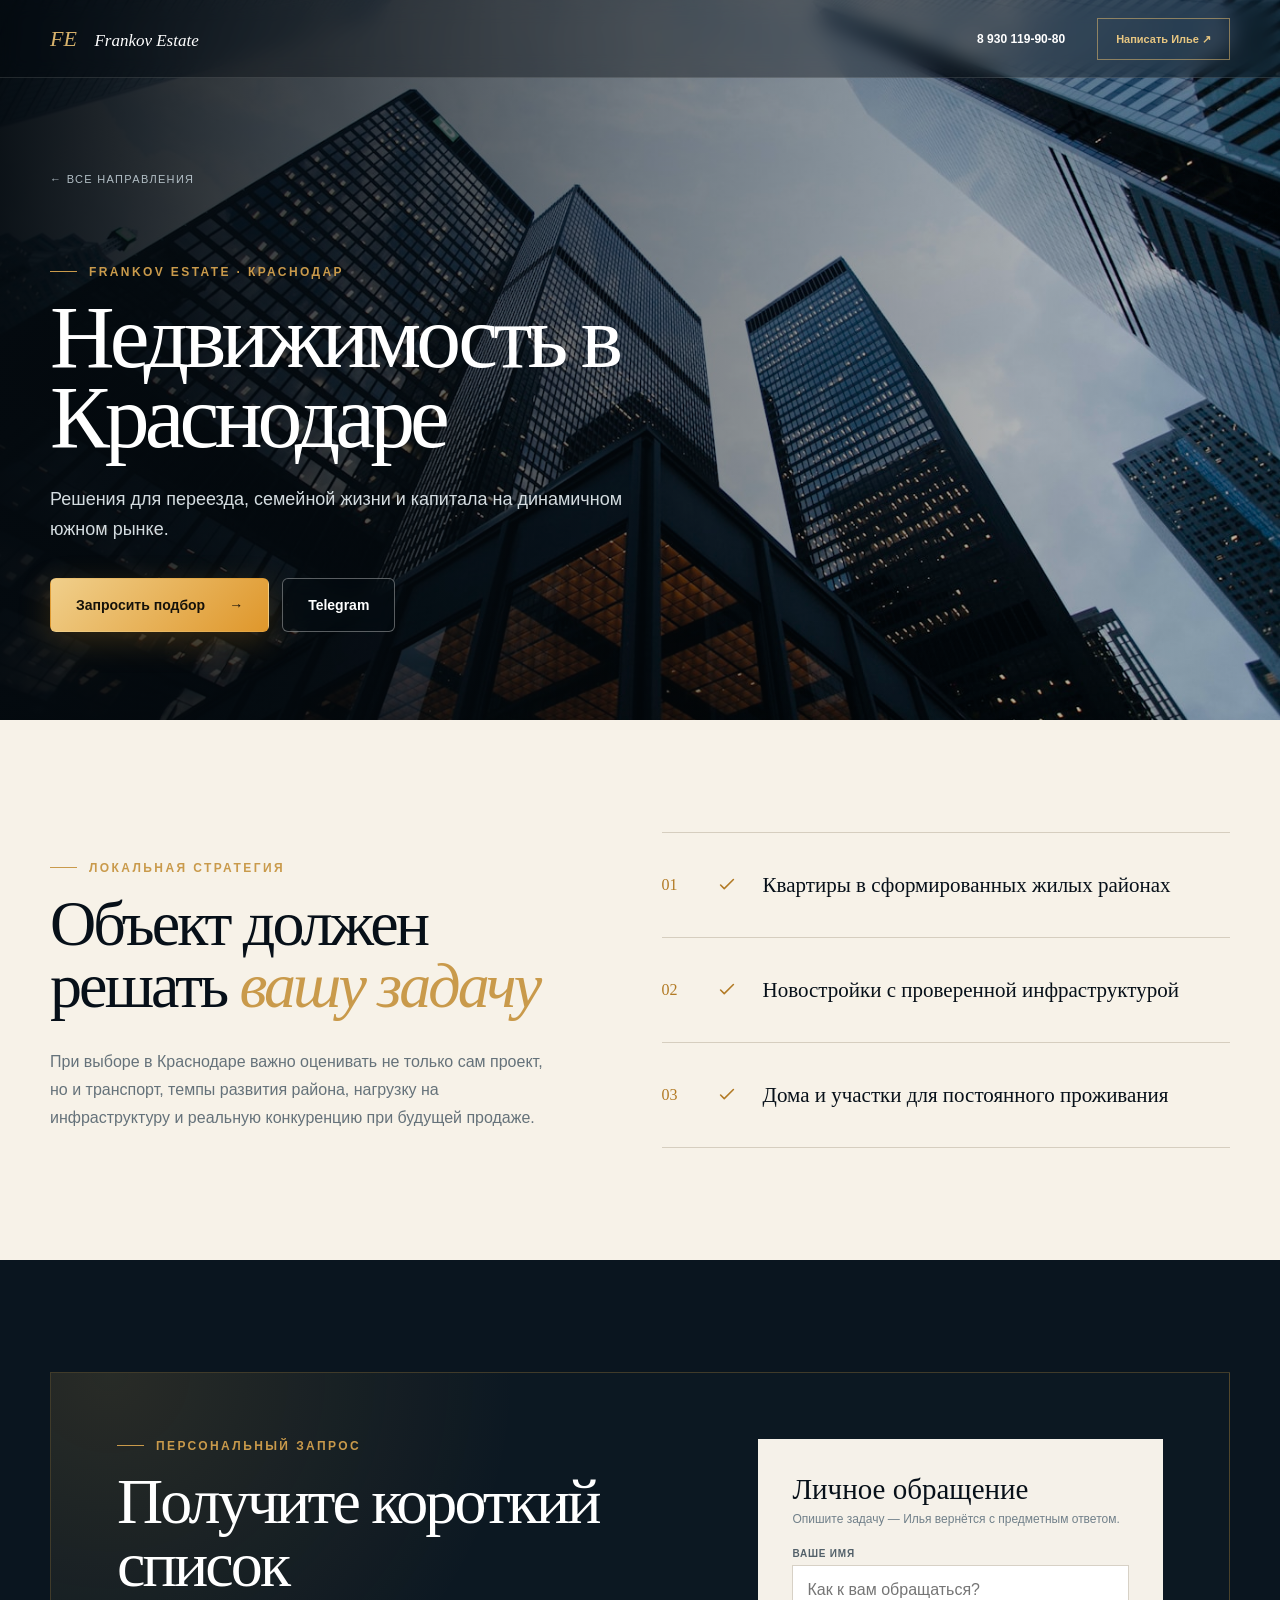
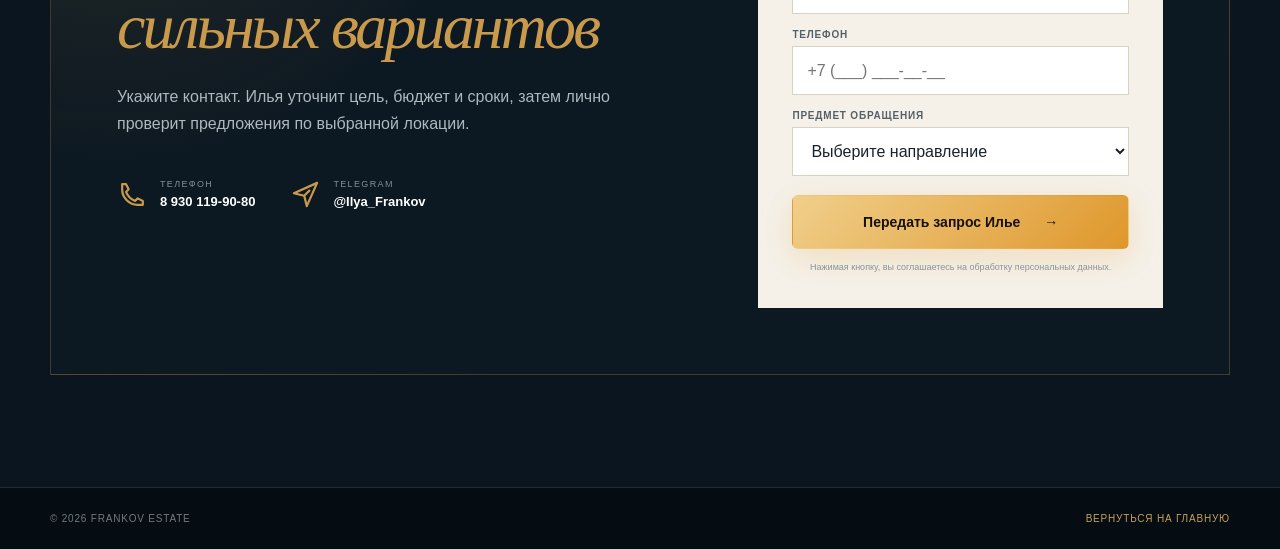
<file: city/krasnodar/index.html>
<!DOCTYPE html><html lang="ru"><head><meta charSet="utf-8"/><meta name="viewport" content="width=device-width, initial-scale=1"/><link rel="stylesheet" href="/_next/static/chunks/3bc6rick41x5m.css" data-precedence="next"/><link rel="preload" as="script" fetchPriority="low" href="/_next/static/chunks/1jq4o6yq14o4c.js"/><script src="/_next/static/chunks/2imbn557mdp29.js" async=""></script><script src="/_next/static/chunks/3n7dm2ojtyzwn.js" async=""></script><script src="/_next/static/chunks/turbopack-0_ef9nardpfaq.js" async=""></script><script src="/_next/static/chunks/158myu8e_yme3.js" async=""></script><script src="/_next/static/chunks/12l_as4zg53mi.js" async=""></script><meta name="theme-color" content="#071019"/><title>Недвижимость в Краснодаре · Frankov Estate</title><meta name="description" content="Решения для переезда, семейной жизни и капитала на динамичном южном рынке. Подбор, проверка и сопровождение сделки с Ильёй Франковым."/><link rel="author" href="https://frankovfrenk-sys.github.io"/><meta name="author" content="Илья Франков"/><meta name="keywords" content="Илья Франков,Frankov Estate,риелтор Ярославль,эксперт по недвижимости,подбор недвижимости,инвестиции в недвижимость,продажа квартиры"/><meta name="creator" content="Frankov Estate"/><meta name="publisher" content="Frankov Estate"/><meta name="robots" content="index, follow"/><meta name="googlebot" content="index, follow, max-video-preview:-1, max-image-preview:large, max-snippet:-1"/><meta name="category" content="real estate"/><link rel="canonical" href="https://frankovfrenk-sys.github.io/city/krasnodar/index.html"/><meta property="og:title" content="Недвижимость в Краснодаре · Frankov Estate"/><meta property="og:description" content="Решения для переезда, семейной жизни и капитала на динамичном южном рынке."/><meta property="og:image" content="https://frankovfrenk-sys.github.io/images/cities/krasnodar.jpg"/><meta name="twitter:card" content="summary_large_image"/><meta name="twitter:title" content="Frankov Estate"/><meta name="twitter:description" content="Частная практика в недвижимости с личной ответственностью за результат."/><meta name="twitter:image" content="https://frankovfrenk-sys.github.io/images/ilya-frankov.png"/><script src="/_next/static/chunks/0cz1d0mv5g_q7.js" noModule=""></script></head><body><div hidden=""><!--$--><!--/$--></div><main class="city-page"><script type="application/ld+json">{"@context":"https://schema.org","@type":"Service","name":"Недвижимость в Краснодаре","areaServed":"Краснодар","provider":{"@type":"RealEstateAgent","name":"Frankov Estate — Илья Франков","telephone":"+79301199080"},"url":"https://frankovfrenk-sys.github.io/city/krasnodar/index.html"}</script><header class="city-topbar"><a href="/" class="city-logo">FE <span>Frankov Estate</span></a><a href="tel:+79301199080">8 930 119-90-80</a><a href="https://t.me/Ilya_Frankov?text=%D0%97%D0%B4%D1%80%D0%B0%D0%B2%D1%81%D1%82%D0%B2%D1%83%D0%B9%D1%82%D0%B5%2C%20%D0%98%D0%BB%D1%8C%D1%8F.%20%D0%98%D0%BD%D1%82%D0%B5%D1%80%D0%B5%D1%81%D1%83%D0%B5%D1%82%20%D0%BD%D0%B5%D0%B4%D0%B2%D0%B8%D0%B6%D0%B8%D0%BC%D0%BE%D1%81%D1%82%D1%8C%3A%20%D0%9A%D1%80%D0%B0%D1%81%D0%BD%D0%BE%D0%B4%D0%B0%D1%80" target="_blank" rel="noreferrer" class="city-top-cta">Написать Илье ↗</a></header><section class="city-hero" style="background-image:linear-gradient(90deg,rgba(4,10,15,.96),rgba(4,10,15,.5),rgba(4,10,15,.18)),url(&#x27;/images/cities/krasnodar.jpg&#x27;)"><div class="shell city-hero-inner"><a href="/#geography" class="city-back">← Все направления</a><p class="section-kicker">Frankov Estate · <!-- -->Краснодар</p><h1>Недвижимость в Краснодаре</h1><p>Решения для переезда, семейной жизни и капитала на динамичном южном рынке.</p><div><a href="#city-request" class="button button-gold">Запросить подбор <span>→</span></a><a href="https://t.me/Ilya_Frankov?text=%D0%97%D0%B4%D1%80%D0%B0%D0%B2%D1%81%D1%82%D0%B2%D1%83%D0%B9%D1%82%D0%B5%2C%20%D0%98%D0%BB%D1%8C%D1%8F.%20%D0%98%D0%BD%D1%82%D0%B5%D1%80%D0%B5%D1%81%D1%83%D0%B5%D1%82%20%D0%BD%D0%B5%D0%B4%D0%B2%D0%B8%D0%B6%D0%B8%D0%BC%D0%BE%D1%81%D1%82%D1%8C%3A%20%D0%9A%D1%80%D0%B0%D1%81%D0%BD%D0%BE%D0%B4%D0%B0%D1%80" target="_blank" rel="noreferrer" class="button button-glass">Telegram</a></div></div></section><section class="section city-expertise"><div class="shell city-expertise-grid"><div><p class="section-kicker">Локальная стратегия</p><h2>Объект должен<br/>решать <em>вашу задачу</em></h2><p>При выборе в Краснодаре важно оценивать не только сам проект, но и транспорт, темпы развития района, нагрузку на инфраструктуру и реальную конкуренцию при будущей продаже.</p></div><div class="city-focus"><article><span>0<!-- -->1</span><svg viewBox="0 0 24 24" aria-hidden="true" fill="none" stroke="currentColor" stroke-width="1.7" stroke-linecap="round" stroke-linejoin="round"><path d="m5 12 4 4L19 6"></path></svg><p>Квартиры в сформированных жилых районах</p></article><article><span>0<!-- -->2</span><svg viewBox="0 0 24 24" aria-hidden="true" fill="none" stroke="currentColor" stroke-width="1.7" stroke-linecap="round" stroke-linejoin="round"><path d="m5 12 4 4L19 6"></path></svg><p>Новостройки с проверенной инфраструктурой</p></article><article><span>0<!-- -->3</span><svg viewBox="0 0 24 24" aria-hidden="true" fill="none" stroke="currentColor" stroke-width="1.7" stroke-linecap="round" stroke-linejoin="round"><path d="m5 12 4 4L19 6"></path></svg><p>Дома и участки для постоянного проживания</p></article></div></div></section><section class="section city-request" id="city-request"><div class="shell lead-panel"><div class="lead-copy"><p class="section-kicker">Персональный запрос</p><h2>Получите короткий список<br/><em>сильных вариантов</em></h2><p>Укажите контакт. Илья уточнит цель, бюджет и сроки, затем лично проверит предложения по выбранной локации.</p><div class="direct-links"><a href="tel:+79301199080"><svg viewBox="0 0 24 24" aria-hidden="true" fill="none" stroke="currentColor" stroke-width="1.7" stroke-linecap="round" stroke-linejoin="round"><path d="M7 4H4v4c0 6.6 5.4 12 12 12h4v-3l-4-2-2 2c-3-1.2-5.8-4-7-7l2-2-2-4Z"></path></svg><span><small>Телефон</small>8 930 119-90-80</span></a><a href="https://t.me/Ilya_Frankov?text=%D0%97%D0%B4%D1%80%D0%B0%D0%B2%D1%81%D1%82%D0%B2%D1%83%D0%B9%D1%82%D0%B5%2C%20%D0%98%D0%BB%D1%8C%D1%8F.%20%D0%98%D0%BD%D1%82%D0%B5%D1%80%D0%B5%D1%81%D1%83%D0%B5%D1%82%20%D0%BD%D0%B5%D0%B4%D0%B2%D0%B8%D0%B6%D0%B8%D0%BC%D0%BE%D1%81%D1%82%D1%8C%3A%20%D0%9A%D1%80%D0%B0%D1%81%D0%BD%D0%BE%D0%B4%D0%B0%D1%80" target="_blank" rel="noreferrer"><svg viewBox="0 0 24 24" aria-hidden="true" fill="none" stroke="currentColor" stroke-width="1.7" stroke-linecap="round" stroke-linejoin="round"><path d="m3 11 18-8-8 18-2-8-8-2Zm8 2 4-4"></path></svg><span><small>Telegram</small>@Ilya_Frankov</span></a></div></div><form class="lead-form"><h3>Личное обращение</h3><p>Опишите задачу — Илья вернётся с предметным ответом.</p><label><span>Ваше имя</span><input type="text" placeholder="Как к вам обращаться?" required="" maxLength="80" name="name"/></label><label><span>Телефон</span><input type="tel" placeholder="+7 (___) ___-__-__" required="" minLength="7" maxLength="30" name="phone"/></label><label><span>Предмет обращения</span><select name="interest"><option value="" disabled="" selected="">Выберите направление</option><option>Покупка недвижимости</option><option>Продажа недвижимости</option><option>Инвестиционная стратегия</option><option>Ипотечное решение</option><option>Аренда</option><option>Коммерческая недвижимость</option><option>Индивидуальный вопрос</option></select></label><label class="honeypot" aria-hidden="true"><input tabindex="-1" autoComplete="off" name="company"/></label><button class="button button-gold submit" type="submit">Передать запрос Илье<span>→</span></button><small>Нажимая кнопку, вы соглашаетесь на обработку персональных данных.</small></form></div></section><footer class="city-footer"><div class="shell"><span>© <!-- -->2026<!-- --> Frankov Estate</span><a href="/">Вернуться на главную</a></div></footer></main><!--$--><!--/$--><script src="/_next/static/chunks/1jq4o6yq14o4c.js" id="_R_" async=""></script><script>(self.__next_f=self.__next_f||[]).push([0])</script><script>self.__next_f.push([1,"1:\"$Sreact.fragment\"\n2:I[39756,[\"/_next/static/chunks/158myu8e_yme3.js\"],\"default\"]\n3:I[37457,[\"/_next/static/chunks/158myu8e_yme3.js\"],\"default\"]\n5:I[97367,[\"/_next/static/chunks/158myu8e_yme3.js\"],\"OutletBoundary\"]\n6:\"$Sreact.suspense\"\n9:I[97367,[\"/_next/static/chunks/158myu8e_yme3.js\"],\"ViewportBoundary\"]\nb:I[97367,[\"/_next/static/chunks/158myu8e_yme3.js\"],\"MetadataBoundary\"]\nd:I[68027,[\"/_next/static/chunks/158myu8e_yme3.js\"],\"default\",1]\n:HL[\"/_next/static/chunks/3bc6rick41x5m.css\",\"style\"]\n"])</script><script>self.__next_f.push([1,"0:{\"P\":null,\"c\":[\"\",\"city\",\"krasnodar\",\"\"],\"q\":\"\",\"i\":false,\"f\":[[[\"\",{\"children\":[\"city\",{\"children\":[[\"slug\",\"krasnodar\",\"d\",null],{\"children\":[\"__PAGE__\",{}]}]}]},\"$undefined\",\"$undefined\",16],[[\"$\",\"$1\",\"c\",{\"children\":[[[\"$\",\"link\",\"0\",{\"rel\":\"stylesheet\",\"href\":\"/_next/static/chunks/3bc6rick41x5m.css\",\"precedence\":\"next\",\"crossOrigin\":\"$undefined\",\"nonce\":\"$undefined\"}],[\"$\",\"script\",\"script-0\",{\"src\":\"/_next/static/chunks/158myu8e_yme3.js\",\"async\":true,\"nonce\":\"$undefined\"}]],[\"$\",\"html\",null,{\"lang\":\"ru\",\"children\":[\"$\",\"body\",null,{\"children\":[\"$\",\"$L2\",null,{\"parallelRouterKey\":\"children\",\"error\":\"$undefined\",\"errorStyles\":\"$undefined\",\"errorScripts\":\"$undefined\",\"template\":[\"$\",\"$L3\",null,{}],\"templateStyles\":\"$undefined\",\"templateScripts\":\"$undefined\",\"notFound\":[[[\"$\",\"title\",null,{\"children\":\"404: This page could not be found.\"}],[\"$\",\"div\",null,{\"style\":{\"fontFamily\":\"system-ui,\\\"Segoe UI\\\",Roboto,Helvetica,Arial,sans-serif,\\\"Apple Color Emoji\\\",\\\"Segoe UI Emoji\\\"\",\"height\":\"100vh\",\"textAlign\":\"center\",\"display\":\"flex\",\"flexDirection\":\"column\",\"alignItems\":\"center\",\"justifyContent\":\"center\"},\"children\":[\"$\",\"div\",null,{\"children\":[[\"$\",\"style\",null,{\"dangerouslySetInnerHTML\":{\"__html\":\"body{color:#000;background:#fff;margin:0}.next-error-h1{border-right:1px solid rgba(0,0,0,.3)}@media (prefers-color-scheme:dark){body{color:#fff;background:#000}.next-error-h1{border-right:1px solid rgba(255,255,255,.3)}}\"}}],[\"$\",\"h1\",null,{\"className\":\"next-error-h1\",\"style\":{\"display\":\"inline-block\",\"margin\":\"0 20px 0 0\",\"padding\":\"0 23px 0 0\",\"fontSize\":24,\"fontWeight\":500,\"verticalAlign\":\"top\",\"lineHeight\":\"49px\"},\"children\":404}],[\"$\",\"div\",null,{\"style\":{\"display\":\"inline-block\"},\"children\":[\"$\",\"h2\",null,{\"style\":{\"fontSize\":14,\"fontWeight\":400,\"lineHeight\":\"49px\",\"margin\":0},\"children\":\"This page could not be found.\"}]}]]}]}]],[]],\"forbidden\":\"$undefined\",\"unauthorized\":\"$undefined\"}]}]}]]}],{\"children\":[[\"$\",\"$1\",\"c\",{\"children\":[null,[\"$\",\"$L2\",null,{\"parallelRouterKey\":\"children\",\"error\":\"$undefined\",\"errorStyles\":\"$undefined\",\"errorScripts\":\"$undefined\",\"template\":[\"$\",\"$L3\",null,{}],\"templateStyles\":\"$undefined\",\"templateScripts\":\"$undefined\",\"notFound\":\"$undefined\",\"forbidden\":\"$undefined\",\"unauthorized\":\"$undefined\"}]]}],{\"children\":[[\"$\",\"$1\",\"c\",{\"children\":[null,[\"$\",\"$L2\",null,{\"parallelRouterKey\":\"children\",\"error\":\"$undefined\",\"errorStyles\":\"$undefined\",\"errorScripts\":\"$undefined\",\"template\":[\"$\",\"$L3\",null,{}],\"templateStyles\":\"$undefined\",\"templateScripts\":\"$undefined\",\"notFound\":\"$undefined\",\"forbidden\":\"$undefined\",\"unauthorized\":\"$undefined\"}]]}],{\"children\":[[\"$\",\"$1\",\"c\",{\"children\":[\"$L4\",[[\"$\",\"script\",\"script-0\",{\"src\":\"/_next/static/chunks/12l_as4zg53mi.js\",\"async\":true,\"nonce\":\"$undefined\"}]],[\"$\",\"$L5\",null,{\"children\":[\"$\",\"$6\",null,{\"name\":\"Next.MetadataOutlet\",\"children\":\"$@7\"}]}]]}],{},null,false,null]},null,false,\"$@8\"]},null,false,\"$@8\"]},null,false,null],[\"$\",\"$1\",\"h\",{\"children\":[null,[\"$\",\"$L9\",null,{\"children\":\"$La\"}],[\"$\",\"div\",null,{\"hidden\":true,\"children\":[\"$\",\"$Lb\",null,{\"children\":[\"$\",\"$6\",null,{\"name\":\"Next.Metadata\",\"children\":\"$Lc\"}]}]}],null]}],false]],\"m\":\"$undefined\",\"G\":[\"$d\",[[\"$\",\"link\",\"0\",{\"rel\":\"stylesheet\",\"href\":\"/_next/static/chunks/3bc6rick41x5m.css\",\"precedence\":\"next\",\"crossOrigin\":\"$undefined\",\"nonce\":\"$undefined\"}]]],\"S\":true,\"h\":null,\"s\":\"$undefined\",\"l\":\"$undefined\",\"p\":\"$undefined\",\"d\":\"$undefined\",\"b\":\"2o9XBruqfylC10xn5o4DB\"}\n"])</script><script>self.__next_f.push([1,"e:[]\n8:\"$We\"\n"])</script><script>self.__next_f.push([1,"4:[\"$\",\"main\",null,{\"className\":\"city-page\",\"children\":[[\"$\",\"script\",null,{\"type\":\"application/ld+json\",\"dangerouslySetInnerHTML\":{\"__html\":\"{\\\"@context\\\":\\\"https://schema.org\\\",\\\"@type\\\":\\\"Service\\\",\\\"name\\\":\\\"Недвижимость в Краснодаре\\\",\\\"areaServed\\\":\\\"Краснодар\\\",\\\"provider\\\":{\\\"@type\\\":\\\"RealEstateAgent\\\",\\\"name\\\":\\\"Frankov Estate — Илья Франков\\\",\\\"telephone\\\":\\\"+79301199080\\\"},\\\"url\\\":\\\"https://frankovfrenk-sys.github.io/city/krasnodar/index.html\\\"}\"}}],[\"$\",\"header\",null,{\"className\":\"city-topbar\",\"children\":[[\"$\",\"a\",null,{\"href\":\"/\",\"className\":\"city-logo\",\"children\":[\"FE \",[\"$\",\"span\",null,{\"children\":\"Frankov Estate\"}]]}],[\"$\",\"a\",null,{\"href\":\"tel:+79301199080\",\"children\":\"8 930 119-90-80\"}],[\"$\",\"a\",null,{\"href\":\"https://t.me/Ilya_Frankov?text=%D0%97%D0%B4%D1%80%D0%B0%D0%B2%D1%81%D1%82%D0%B2%D1%83%D0%B9%D1%82%D0%B5%2C%20%D0%98%D0%BB%D1%8C%D1%8F.%20%D0%98%D0%BD%D1%82%D0%B5%D1%80%D0%B5%D1%81%D1%83%D0%B5%D1%82%20%D0%BD%D0%B5%D0%B4%D0%B2%D0%B8%D0%B6%D0%B8%D0%BC%D0%BE%D1%81%D1%82%D1%8C%3A%20%D0%9A%D1%80%D0%B0%D1%81%D0%BD%D0%BE%D0%B4%D0%B0%D1%80\",\"target\":\"_blank\",\"rel\":\"noreferrer\",\"className\":\"city-top-cta\",\"children\":\"Написать Илье ↗\"}]]}],[\"$\",\"section\",null,{\"className\":\"city-hero\",\"style\":{\"backgroundImage\":\"linear-gradient(90deg,rgba(4,10,15,.96),rgba(4,10,15,.5),rgba(4,10,15,.18)),url('/images/cities/krasnodar.jpg')\"},\"children\":[\"$\",\"div\",null,{\"className\":\"shell city-hero-inner\",\"children\":[[\"$\",\"a\",null,{\"href\":\"/#geography\",\"className\":\"city-back\",\"children\":\"← Все направления\"}],[\"$\",\"p\",null,{\"className\":\"section-kicker\",\"children\":[\"Frankov Estate · \",\"Краснодар\"]}],[\"$\",\"h1\",null,{\"children\":\"Недвижимость в Краснодаре\"}],[\"$\",\"p\",null,{\"children\":\"Решения для переезда, семейной жизни и капитала на динамичном южном рынке.\"}],[\"$\",\"div\",null,{\"children\":[[\"$\",\"a\",null,{\"href\":\"#city-request\",\"className\":\"button button-gold\",\"children\":[\"Запросить подбор \",[\"$\",\"span\",null,{\"children\":\"→\"}]]}],[\"$\",\"a\",null,{\"href\":\"https://t.me/Ilya_Frankov?text=%D0%97%D0%B4%D1%80%D0%B0%D0%B2%D1%81%D1%82%D0%B2%D1%83%D0%B9%D1%82%D0%B5%2C%20%D0%98%D0%BB%D1%8C%D1%8F.%20%D0%98%D0%BD%D1%82%D0%B5%D1%80%D0%B5%D1%81%D1%83%D0%B5%D1%82%20%D0%BD%D0%B5%D0%B4%D0%B2%D0%B8%D0%B6%D0%B8%D0%BC%D0%BE%D1%81%D1%82%D1%8C%3A%20%D0%9A%D1%80%D0%B0%D1%81%D0%BD%D0%BE%D0%B4%D0%B0%D1%80\",\"target\":\"_blank\",\"rel\":\"noreferrer\",\"className\":\"button button-glass\",\"children\":\"Telegram\"}]]}]]}]}],[\"$\",\"section\",null,{\"className\":\"section city-expertise\",\"children\":[\"$\",\"div\",null,{\"className\":\"shell city-expertise-grid\",\"children\":[[\"$\",\"div\",null,{\"children\":[[\"$\",\"p\",null,{\"className\":\"section-kicker\",\"children\":\"Локальная стратегия\"}],[\"$\",\"h2\",null,{\"children\":[\"Объект должен\",[\"$\",\"br\",null,{}],\"решать \",[\"$\",\"em\",null,{\"children\":\"вашу задачу\"}]]}],[\"$\",\"p\",null,{\"children\":\"При выборе в Краснодаре важно оценивать не только сам проект, но и транспорт, темпы развития района, нагрузку на инфраструктуру и реальную конкуренцию при будущей продаже.\"}]]}],[\"$\",\"div\",null,{\"className\":\"city-focus\",\"children\":[[\"$\",\"article\",\"Квартиры в сформированных жилых районах\",{\"children\":[[\"$\",\"span\",null,{\"children\":[\"0\",1]}],[\"$\",\"svg\",null,{\"viewBox\":\"0 0 24 24\",\"aria-hidden\":\"true\",\"fill\":\"none\",\"stroke\":\"currentColor\",\"strokeWidth\":\"1.7\",\"strokeLinecap\":\"round\",\"strokeLinejoin\":\"round\",\"children\":[\"$\",\"path\",null,{\"d\":\"m5 12 4 4L19 6\"}]}],[\"$\",\"p\",null,{\"children\":\"Квартиры в сформированных жилых районах\"}]]}],[\"$\",\"article\",\"Новостройки с проверенной инфраструктурой\",{\"children\":[[\"$\",\"span\",null,{\"children\":[\"0\",2]}],[\"$\",\"svg\",null,{\"viewBox\":\"0 0 24 24\",\"aria-hidden\":\"true\",\"fill\":\"none\",\"stroke\":\"currentColor\",\"strokeWidth\":\"1.7\",\"strokeLinecap\":\"round\",\"strokeLinejoin\":\"round\",\"children\":[\"$\",\"path\",null,{\"d\":\"m5 12 4 4L19 6\"}]}],[\"$\",\"p\",null,{\"children\":\"Новостройки с проверенной инфраструктурой\"}]]}],[\"$\",\"article\",\"Дома и участки для постоянного проживания\",{\"children\":[[\"$\",\"span\",null,{\"children\":[\"0\",3]}],[\"$\",\"svg\",null,{\"viewBox\":\"0 0 24 24\",\"aria-hidden\":\"true\",\"fill\":\"none\",\"stroke\":\"currentColor\",\"strokeWidth\":\"1.7\",\"strokeLinecap\":\"round\",\"strokeLinejoin\":\"round\",\"children\":[\"$\",\"path\",null,{\"d\":\"m5 12 4 4L19 6\"}]}],[\"$\",\"p\",null,{\"children\":\"Дома и участки для постоянного проживания\"}]]}]]}]]}]}],\"$Lf\",\"$L10\"]}]\n"])</script><script>self.__next_f.push([1,"11:I[95147,[\"/_next/static/chunks/158myu8e_yme3.js\",\"/_next/static/chunks/12l_as4zg53mi.js\"],\"default\"]\n"])</script><script>self.__next_f.push([1,"f:[\"$\",\"section\",null,{\"className\":\"section city-request\",\"id\":\"city-request\",\"children\":[\"$\",\"div\",null,{\"className\":\"shell lead-panel\",\"children\":[[\"$\",\"div\",null,{\"className\":\"lead-copy\",\"children\":[[\"$\",\"p\",null,{\"className\":\"section-kicker\",\"children\":\"Персональный запрос\"}],[\"$\",\"h2\",null,{\"children\":[\"Получите короткий список\",[\"$\",\"br\",null,{}],[\"$\",\"em\",null,{\"children\":\"сильных вариантов\"}]]}],[\"$\",\"p\",null,{\"children\":\"Укажите контакт. Илья уточнит цель, бюджет и сроки, затем лично проверит предложения по выбранной локации.\"}],[\"$\",\"div\",null,{\"className\":\"direct-links\",\"children\":[[\"$\",\"a\",null,{\"href\":\"tel:+79301199080\",\"children\":[[\"$\",\"svg\",null,{\"viewBox\":\"0 0 24 24\",\"aria-hidden\":\"true\",\"fill\":\"none\",\"stroke\":\"currentColor\",\"strokeWidth\":\"1.7\",\"strokeLinecap\":\"round\",\"strokeLinejoin\":\"round\",\"children\":[\"$\",\"path\",null,{\"d\":\"M7 4H4v4c0 6.6 5.4 12 12 12h4v-3l-4-2-2 2c-3-1.2-5.8-4-7-7l2-2-2-4Z\"}]}],[\"$\",\"span\",null,{\"children\":[[\"$\",\"small\",null,{\"children\":\"Телефон\"}],\"8 930 119-90-80\"]}]]}],[\"$\",\"a\",null,{\"href\":\"https://t.me/Ilya_Frankov?text=%D0%97%D0%B4%D1%80%D0%B0%D0%B2%D1%81%D1%82%D0%B2%D1%83%D0%B9%D1%82%D0%B5%2C%20%D0%98%D0%BB%D1%8C%D1%8F.%20%D0%98%D0%BD%D1%82%D0%B5%D1%80%D0%B5%D1%81%D1%83%D0%B5%D1%82%20%D0%BD%D0%B5%D0%B4%D0%B2%D0%B8%D0%B6%D0%B8%D0%BC%D0%BE%D1%81%D1%82%D1%8C%3A%20%D0%9A%D1%80%D0%B0%D1%81%D0%BD%D0%BE%D0%B4%D0%B0%D1%80\",\"target\":\"_blank\",\"rel\":\"noreferrer\",\"children\":[[\"$\",\"svg\",null,{\"viewBox\":\"0 0 24 24\",\"aria-hidden\":\"true\",\"fill\":\"none\",\"stroke\":\"currentColor\",\"strokeWidth\":\"1.7\",\"strokeLinecap\":\"round\",\"strokeLinejoin\":\"round\",\"children\":[\"$\",\"path\",null,{\"d\":\"m3 11 18-8-8 18-2-8-8-2Zm8 2 4-4\"}]}],[\"$\",\"span\",null,{\"children\":[[\"$\",\"small\",null,{\"children\":\"Telegram\"}],\"@Ilya_Frankov\"]}]]}]]}]]}],[\"$\",\"$L11\",null,{}]]}]}]\n"])</script><script>self.__next_f.push([1,"10:[\"$\",\"footer\",null,{\"className\":\"city-footer\",\"children\":[\"$\",\"div\",null,{\"className\":\"shell\",\"children\":[[\"$\",\"span\",null,{\"children\":[\"© \",2026,\" Frankov Estate\"]}],[\"$\",\"a\",null,{\"href\":\"/\",\"children\":\"Вернуться на главную\"}]]}]}]\n"])</script><script>self.__next_f.push([1,"a:[[\"$\",\"meta\",\"0\",{\"charSet\":\"utf-8\"}],[\"$\",\"meta\",\"1\",{\"name\":\"viewport\",\"content\":\"width=device-width, initial-scale=1\"}],[\"$\",\"meta\",\"2\",{\"name\":\"theme-color\",\"content\":\"#071019\"}]]\n"])</script><script>self.__next_f.push([1,"7:null\n"])</script><script>self.__next_f.push([1,"c:[[\"$\",\"title\",\"0\",{\"children\":\"Недвижимость в Краснодаре · Frankov Estate\"}],[\"$\",\"meta\",\"1\",{\"name\":\"description\",\"content\":\"Решения для переезда, семейной жизни и капитала на динамичном южном рынке. Подбор, проверка и сопровождение сделки с Ильёй Франковым.\"}],[\"$\",\"link\",\"2\",{\"rel\":\"author\",\"href\":\"https://frankovfrenk-sys.github.io\"}],[\"$\",\"meta\",\"3\",{\"name\":\"author\",\"content\":\"Илья Франков\"}],[\"$\",\"meta\",\"4\",{\"name\":\"keywords\",\"content\":\"Илья Франков,Frankov Estate,риелтор Ярославль,эксперт по недвижимости,подбор недвижимости,инвестиции в недвижимость,продажа квартиры\"}],[\"$\",\"meta\",\"5\",{\"name\":\"creator\",\"content\":\"Frankov Estate\"}],[\"$\",\"meta\",\"6\",{\"name\":\"publisher\",\"content\":\"Frankov Estate\"}],[\"$\",\"meta\",\"7\",{\"name\":\"robots\",\"content\":\"index, follow\"}],[\"$\",\"meta\",\"8\",{\"name\":\"googlebot\",\"content\":\"index, follow, max-video-preview:-1, max-image-preview:large, max-snippet:-1\"}],[\"$\",\"meta\",\"9\",{\"name\":\"category\",\"content\":\"real estate\"}],[\"$\",\"link\",\"10\",{\"rel\":\"canonical\",\"href\":\"https://frankovfrenk-sys.github.io/city/krasnodar/index.html\"}],[\"$\",\"meta\",\"11\",{\"property\":\"og:title\",\"content\":\"Недвижимость в Краснодаре · Frankov Estate\"}],[\"$\",\"meta\",\"12\",{\"property\":\"og:description\",\"content\":\"Решения для переезда, семейной жизни и капитала на динамичном южном рынке.\"}],[\"$\",\"meta\",\"13\",{\"property\":\"og:image\",\"content\":\"https://frankovfrenk-sys.github.io/images/cities/krasnodar.jpg\"}],[\"$\",\"meta\",\"14\",{\"name\":\"twitter:card\",\"content\":\"summary_large_image\"}],[\"$\",\"meta\",\"15\",{\"name\":\"twitter:title\",\"content\":\"Frankov Estate\"}],[\"$\",\"meta\",\"16\",{\"name\":\"twitter:description\",\"content\":\"Частная практика в недвижимости с личной ответственностью за результат.\"}],[\"$\",\"meta\",\"17\",{\"name\":\"twitter:image\",\"content\":\"https://frankovfrenk-sys.github.io/images/ilya-frankov.png\"}]]\n"])</script></body></html>
</file>
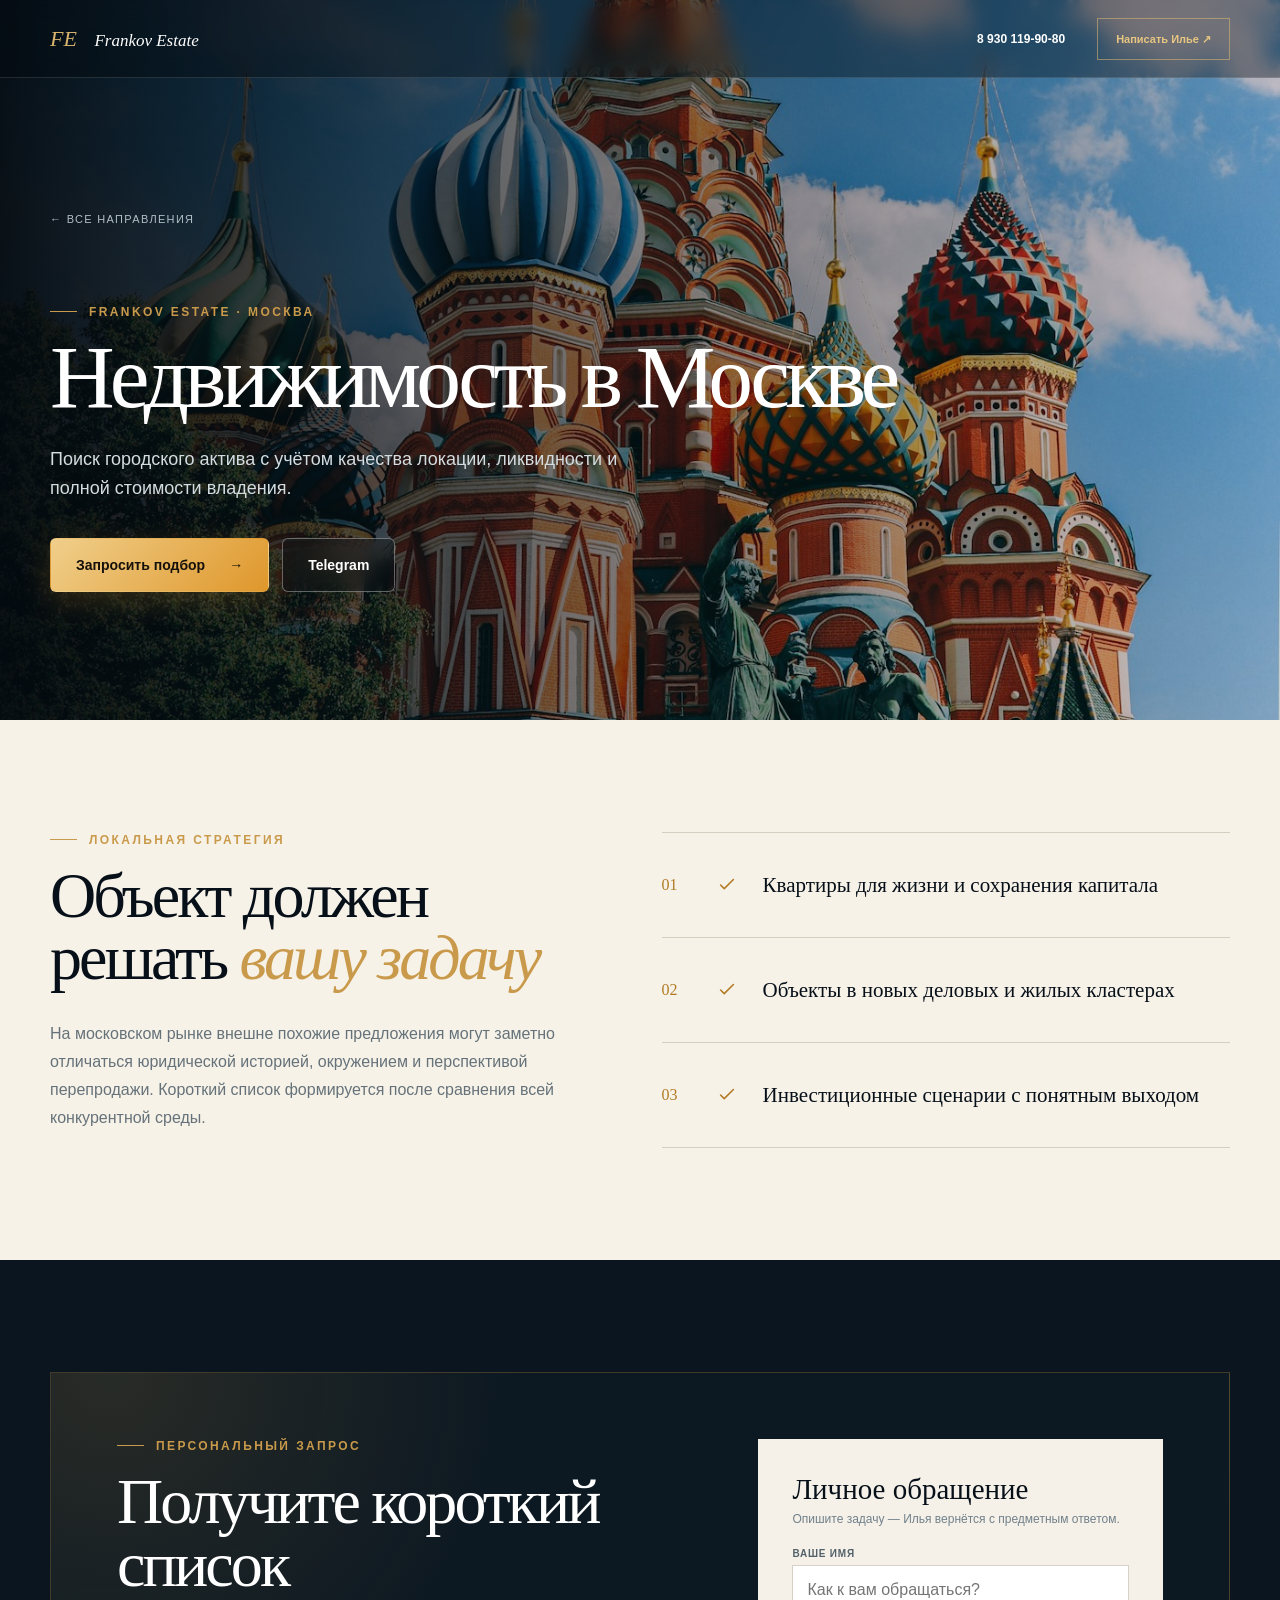
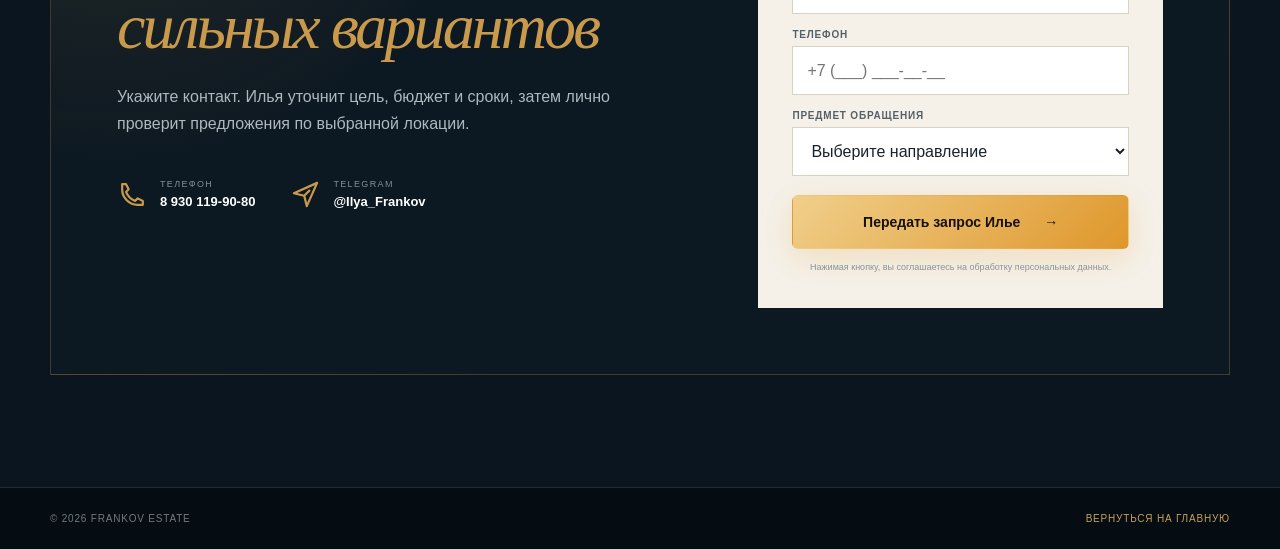
<file: city/moscow/index.html>
<!DOCTYPE html><html lang="ru"><head><meta charSet="utf-8"/><meta name="viewport" content="width=device-width, initial-scale=1"/><link rel="stylesheet" href="/_next/static/chunks/3bc6rick41x5m.css" data-precedence="next"/><link rel="preload" as="script" fetchPriority="low" href="/_next/static/chunks/1jq4o6yq14o4c.js"/><script src="/_next/static/chunks/2imbn557mdp29.js" async=""></script><script src="/_next/static/chunks/3n7dm2ojtyzwn.js" async=""></script><script src="/_next/static/chunks/turbopack-0_ef9nardpfaq.js" async=""></script><script src="/_next/static/chunks/158myu8e_yme3.js" async=""></script><script src="/_next/static/chunks/12l_as4zg53mi.js" async=""></script><meta name="theme-color" content="#071019"/><title>Недвижимость в Москве · Frankov Estate</title><meta name="description" content="Поиск городского актива с учётом качества локации, ликвидности и полной стоимости владения. Подбор, проверка и сопровождение сделки с Ильёй Франковым."/><link rel="author" href="https://frankovfrenk-sys.github.io"/><meta name="author" content="Илья Франков"/><meta name="keywords" content="Илья Франков,Frankov Estate,риелтор Ярославль,эксперт по недвижимости,подбор недвижимости,инвестиции в недвижимость,продажа квартиры"/><meta name="creator" content="Frankov Estate"/><meta name="publisher" content="Frankov Estate"/><meta name="robots" content="index, follow"/><meta name="googlebot" content="index, follow, max-video-preview:-1, max-image-preview:large, max-snippet:-1"/><meta name="category" content="real estate"/><link rel="canonical" href="https://frankovfrenk-sys.github.io/city/moscow/index.html"/><meta property="og:title" content="Недвижимость в Москве · Frankov Estate"/><meta property="og:description" content="Поиск городского актива с учётом качества локации, ликвидности и полной стоимости владения."/><meta property="og:image" content="https://frankovfrenk-sys.github.io/images/cities/moscow.jpg"/><meta name="twitter:card" content="summary_large_image"/><meta name="twitter:title" content="Frankov Estate"/><meta name="twitter:description" content="Частная практика в недвижимости с личной ответственностью за результат."/><meta name="twitter:image" content="https://frankovfrenk-sys.github.io/images/ilya-frankov.png"/><script src="/_next/static/chunks/0cz1d0mv5g_q7.js" noModule=""></script></head><body><div hidden=""><!--$--><!--/$--></div><main class="city-page"><script type="application/ld+json">{"@context":"https://schema.org","@type":"Service","name":"Недвижимость в Москве","areaServed":"Москва","provider":{"@type":"RealEstateAgent","name":"Frankov Estate — Илья Франков","telephone":"+79301199080"},"url":"https://frankovfrenk-sys.github.io/city/moscow/index.html"}</script><header class="city-topbar"><a href="/" class="city-logo">FE <span>Frankov Estate</span></a><a href="tel:+79301199080">8 930 119-90-80</a><a href="https://t.me/Ilya_Frankov?text=%D0%97%D0%B4%D1%80%D0%B0%D0%B2%D1%81%D1%82%D0%B2%D1%83%D0%B9%D1%82%D0%B5%2C%20%D0%98%D0%BB%D1%8C%D1%8F.%20%D0%98%D0%BD%D1%82%D0%B5%D1%80%D0%B5%D1%81%D1%83%D0%B5%D1%82%20%D0%BD%D0%B5%D0%B4%D0%B2%D0%B8%D0%B6%D0%B8%D0%BC%D0%BE%D1%81%D1%82%D1%8C%3A%20%D0%9C%D0%BE%D1%81%D0%BA%D0%B2%D0%B0" target="_blank" rel="noreferrer" class="city-top-cta">Написать Илье ↗</a></header><section class="city-hero" style="background-image:linear-gradient(90deg,rgba(4,10,15,.96),rgba(4,10,15,.5),rgba(4,10,15,.18)),url(&#x27;/images/cities/moscow.jpg&#x27;)"><div class="shell city-hero-inner"><a href="/#geography" class="city-back">← Все направления</a><p class="section-kicker">Frankov Estate · <!-- -->Москва</p><h1>Недвижимость в Москве</h1><p>Поиск городского актива с учётом качества локации, ликвидности и полной стоимости владения.</p><div><a href="#city-request" class="button button-gold">Запросить подбор <span>→</span></a><a href="https://t.me/Ilya_Frankov?text=%D0%97%D0%B4%D1%80%D0%B0%D0%B2%D1%81%D1%82%D0%B2%D1%83%D0%B9%D1%82%D0%B5%2C%20%D0%98%D0%BB%D1%8C%D1%8F.%20%D0%98%D0%BD%D1%82%D0%B5%D1%80%D0%B5%D1%81%D1%83%D0%B5%D1%82%20%D0%BD%D0%B5%D0%B4%D0%B2%D0%B8%D0%B6%D0%B8%D0%BC%D0%BE%D1%81%D1%82%D1%8C%3A%20%D0%9C%D0%BE%D1%81%D0%BA%D0%B2%D0%B0" target="_blank" rel="noreferrer" class="button button-glass">Telegram</a></div></div></section><section class="section city-expertise"><div class="shell city-expertise-grid"><div><p class="section-kicker">Локальная стратегия</p><h2>Объект должен<br/>решать <em>вашу задачу</em></h2><p>На московском рынке внешне похожие предложения могут заметно отличаться юридической историей, окружением и перспективой перепродажи. Короткий список формируется после сравнения всей конкурентной среды.</p></div><div class="city-focus"><article><span>0<!-- -->1</span><svg viewBox="0 0 24 24" aria-hidden="true" fill="none" stroke="currentColor" stroke-width="1.7" stroke-linecap="round" stroke-linejoin="round"><path d="m5 12 4 4L19 6"></path></svg><p>Квартиры для жизни и сохранения капитала</p></article><article><span>0<!-- -->2</span><svg viewBox="0 0 24 24" aria-hidden="true" fill="none" stroke="currentColor" stroke-width="1.7" stroke-linecap="round" stroke-linejoin="round"><path d="m5 12 4 4L19 6"></path></svg><p>Объекты в новых деловых и жилых кластерах</p></article><article><span>0<!-- -->3</span><svg viewBox="0 0 24 24" aria-hidden="true" fill="none" stroke="currentColor" stroke-width="1.7" stroke-linecap="round" stroke-linejoin="round"><path d="m5 12 4 4L19 6"></path></svg><p>Инвестиционные сценарии с понятным выходом</p></article></div></div></section><section class="section city-request" id="city-request"><div class="shell lead-panel"><div class="lead-copy"><p class="section-kicker">Персональный запрос</p><h2>Получите короткий список<br/><em>сильных вариантов</em></h2><p>Укажите контакт. Илья уточнит цель, бюджет и сроки, затем лично проверит предложения по выбранной локации.</p><div class="direct-links"><a href="tel:+79301199080"><svg viewBox="0 0 24 24" aria-hidden="true" fill="none" stroke="currentColor" stroke-width="1.7" stroke-linecap="round" stroke-linejoin="round"><path d="M7 4H4v4c0 6.6 5.4 12 12 12h4v-3l-4-2-2 2c-3-1.2-5.8-4-7-7l2-2-2-4Z"></path></svg><span><small>Телефон</small>8 930 119-90-80</span></a><a href="https://t.me/Ilya_Frankov?text=%D0%97%D0%B4%D1%80%D0%B0%D0%B2%D1%81%D1%82%D0%B2%D1%83%D0%B9%D1%82%D0%B5%2C%20%D0%98%D0%BB%D1%8C%D1%8F.%20%D0%98%D0%BD%D1%82%D0%B5%D1%80%D0%B5%D1%81%D1%83%D0%B5%D1%82%20%D0%BD%D0%B5%D0%B4%D0%B2%D0%B8%D0%B6%D0%B8%D0%BC%D0%BE%D1%81%D1%82%D1%8C%3A%20%D0%9C%D0%BE%D1%81%D0%BA%D0%B2%D0%B0" target="_blank" rel="noreferrer"><svg viewBox="0 0 24 24" aria-hidden="true" fill="none" stroke="currentColor" stroke-width="1.7" stroke-linecap="round" stroke-linejoin="round"><path d="m3 11 18-8-8 18-2-8-8-2Zm8 2 4-4"></path></svg><span><small>Telegram</small>@Ilya_Frankov</span></a></div></div><form class="lead-form"><h3>Личное обращение</h3><p>Опишите задачу — Илья вернётся с предметным ответом.</p><label><span>Ваше имя</span><input type="text" placeholder="Как к вам обращаться?" required="" maxLength="80" name="name"/></label><label><span>Телефон</span><input type="tel" placeholder="+7 (___) ___-__-__" required="" minLength="7" maxLength="30" name="phone"/></label><label><span>Предмет обращения</span><select name="interest"><option value="" disabled="" selected="">Выберите направление</option><option>Покупка недвижимости</option><option>Продажа недвижимости</option><option>Инвестиционная стратегия</option><option>Ипотечное решение</option><option>Аренда</option><option>Коммерческая недвижимость</option><option>Индивидуальный вопрос</option></select></label><label class="honeypot" aria-hidden="true"><input tabindex="-1" autoComplete="off" name="company"/></label><button class="button button-gold submit" type="submit">Передать запрос Илье<span>→</span></button><small>Нажимая кнопку, вы соглашаетесь на обработку персональных данных.</small></form></div></section><footer class="city-footer"><div class="shell"><span>© <!-- -->2026<!-- --> Frankov Estate</span><a href="/">Вернуться на главную</a></div></footer></main><!--$--><!--/$--><script src="/_next/static/chunks/1jq4o6yq14o4c.js" id="_R_" async=""></script><script>(self.__next_f=self.__next_f||[]).push([0])</script><script>self.__next_f.push([1,"1:\"$Sreact.fragment\"\n2:I[39756,[\"/_next/static/chunks/158myu8e_yme3.js\"],\"default\"]\n3:I[37457,[\"/_next/static/chunks/158myu8e_yme3.js\"],\"default\"]\n5:I[97367,[\"/_next/static/chunks/158myu8e_yme3.js\"],\"OutletBoundary\"]\n6:\"$Sreact.suspense\"\n9:I[97367,[\"/_next/static/chunks/158myu8e_yme3.js\"],\"ViewportBoundary\"]\nb:I[97367,[\"/_next/static/chunks/158myu8e_yme3.js\"],\"MetadataBoundary\"]\nd:I[68027,[\"/_next/static/chunks/158myu8e_yme3.js\"],\"default\",1]\n:HL[\"/_next/static/chunks/3bc6rick41x5m.css\",\"style\"]\n"])</script><script>self.__next_f.push([1,"0:{\"P\":null,\"c\":[\"\",\"city\",\"moscow\",\"\"],\"q\":\"\",\"i\":false,\"f\":[[[\"\",{\"children\":[\"city\",{\"children\":[[\"slug\",\"moscow\",\"d\",null],{\"children\":[\"__PAGE__\",{}]}]}]},\"$undefined\",\"$undefined\",16],[[\"$\",\"$1\",\"c\",{\"children\":[[[\"$\",\"link\",\"0\",{\"rel\":\"stylesheet\",\"href\":\"/_next/static/chunks/3bc6rick41x5m.css\",\"precedence\":\"next\",\"crossOrigin\":\"$undefined\",\"nonce\":\"$undefined\"}],[\"$\",\"script\",\"script-0\",{\"src\":\"/_next/static/chunks/158myu8e_yme3.js\",\"async\":true,\"nonce\":\"$undefined\"}]],[\"$\",\"html\",null,{\"lang\":\"ru\",\"children\":[\"$\",\"body\",null,{\"children\":[\"$\",\"$L2\",null,{\"parallelRouterKey\":\"children\",\"error\":\"$undefined\",\"errorStyles\":\"$undefined\",\"errorScripts\":\"$undefined\",\"template\":[\"$\",\"$L3\",null,{}],\"templateStyles\":\"$undefined\",\"templateScripts\":\"$undefined\",\"notFound\":[[[\"$\",\"title\",null,{\"children\":\"404: This page could not be found.\"}],[\"$\",\"div\",null,{\"style\":{\"fontFamily\":\"system-ui,\\\"Segoe UI\\\",Roboto,Helvetica,Arial,sans-serif,\\\"Apple Color Emoji\\\",\\\"Segoe UI Emoji\\\"\",\"height\":\"100vh\",\"textAlign\":\"center\",\"display\":\"flex\",\"flexDirection\":\"column\",\"alignItems\":\"center\",\"justifyContent\":\"center\"},\"children\":[\"$\",\"div\",null,{\"children\":[[\"$\",\"style\",null,{\"dangerouslySetInnerHTML\":{\"__html\":\"body{color:#000;background:#fff;margin:0}.next-error-h1{border-right:1px solid rgba(0,0,0,.3)}@media (prefers-color-scheme:dark){body{color:#fff;background:#000}.next-error-h1{border-right:1px solid rgba(255,255,255,.3)}}\"}}],[\"$\",\"h1\",null,{\"className\":\"next-error-h1\",\"style\":{\"display\":\"inline-block\",\"margin\":\"0 20px 0 0\",\"padding\":\"0 23px 0 0\",\"fontSize\":24,\"fontWeight\":500,\"verticalAlign\":\"top\",\"lineHeight\":\"49px\"},\"children\":404}],[\"$\",\"div\",null,{\"style\":{\"display\":\"inline-block\"},\"children\":[\"$\",\"h2\",null,{\"style\":{\"fontSize\":14,\"fontWeight\":400,\"lineHeight\":\"49px\",\"margin\":0},\"children\":\"This page could not be found.\"}]}]]}]}]],[]],\"forbidden\":\"$undefined\",\"unauthorized\":\"$undefined\"}]}]}]]}],{\"children\":[[\"$\",\"$1\",\"c\",{\"children\":[null,[\"$\",\"$L2\",null,{\"parallelRouterKey\":\"children\",\"error\":\"$undefined\",\"errorStyles\":\"$undefined\",\"errorScripts\":\"$undefined\",\"template\":[\"$\",\"$L3\",null,{}],\"templateStyles\":\"$undefined\",\"templateScripts\":\"$undefined\",\"notFound\":\"$undefined\",\"forbidden\":\"$undefined\",\"unauthorized\":\"$undefined\"}]]}],{\"children\":[[\"$\",\"$1\",\"c\",{\"children\":[null,[\"$\",\"$L2\",null,{\"parallelRouterKey\":\"children\",\"error\":\"$undefined\",\"errorStyles\":\"$undefined\",\"errorScripts\":\"$undefined\",\"template\":[\"$\",\"$L3\",null,{}],\"templateStyles\":\"$undefined\",\"templateScripts\":\"$undefined\",\"notFound\":\"$undefined\",\"forbidden\":\"$undefined\",\"unauthorized\":\"$undefined\"}]]}],{\"children\":[[\"$\",\"$1\",\"c\",{\"children\":[\"$L4\",[[\"$\",\"script\",\"script-0\",{\"src\":\"/_next/static/chunks/12l_as4zg53mi.js\",\"async\":true,\"nonce\":\"$undefined\"}]],[\"$\",\"$L5\",null,{\"children\":[\"$\",\"$6\",null,{\"name\":\"Next.MetadataOutlet\",\"children\":\"$@7\"}]}]]}],{},null,false,null]},null,false,\"$@8\"]},null,false,\"$@8\"]},null,false,null],[\"$\",\"$1\",\"h\",{\"children\":[null,[\"$\",\"$L9\",null,{\"children\":\"$La\"}],[\"$\",\"div\",null,{\"hidden\":true,\"children\":[\"$\",\"$Lb\",null,{\"children\":[\"$\",\"$6\",null,{\"name\":\"Next.Metadata\",\"children\":\"$Lc\"}]}]}],null]}],false]],\"m\":\"$undefined\",\"G\":[\"$d\",[[\"$\",\"link\",\"0\",{\"rel\":\"stylesheet\",\"href\":\"/_next/static/chunks/3bc6rick41x5m.css\",\"precedence\":\"next\",\"crossOrigin\":\"$undefined\",\"nonce\":\"$undefined\"}]]],\"S\":true,\"h\":null,\"s\":\"$undefined\",\"l\":\"$undefined\",\"p\":\"$undefined\",\"d\":\"$undefined\",\"b\":\"2o9XBruqfylC10xn5o4DB\"}\n"])</script><script>self.__next_f.push([1,"e:[]\n8:\"$We\"\n"])</script><script>self.__next_f.push([1,"4:[\"$\",\"main\",null,{\"className\":\"city-page\",\"children\":[[\"$\",\"script\",null,{\"type\":\"application/ld+json\",\"dangerouslySetInnerHTML\":{\"__html\":\"{\\\"@context\\\":\\\"https://schema.org\\\",\\\"@type\\\":\\\"Service\\\",\\\"name\\\":\\\"Недвижимость в Москве\\\",\\\"areaServed\\\":\\\"Москва\\\",\\\"provider\\\":{\\\"@type\\\":\\\"RealEstateAgent\\\",\\\"name\\\":\\\"Frankov Estate — Илья Франков\\\",\\\"telephone\\\":\\\"+79301199080\\\"},\\\"url\\\":\\\"https://frankovfrenk-sys.github.io/city/moscow/index.html\\\"}\"}}],[\"$\",\"header\",null,{\"className\":\"city-topbar\",\"children\":[[\"$\",\"a\",null,{\"href\":\"/\",\"className\":\"city-logo\",\"children\":[\"FE \",[\"$\",\"span\",null,{\"children\":\"Frankov Estate\"}]]}],[\"$\",\"a\",null,{\"href\":\"tel:+79301199080\",\"children\":\"8 930 119-90-80\"}],[\"$\",\"a\",null,{\"href\":\"https://t.me/Ilya_Frankov?text=%D0%97%D0%B4%D1%80%D0%B0%D0%B2%D1%81%D1%82%D0%B2%D1%83%D0%B9%D1%82%D0%B5%2C%20%D0%98%D0%BB%D1%8C%D1%8F.%20%D0%98%D0%BD%D1%82%D0%B5%D1%80%D0%B5%D1%81%D1%83%D0%B5%D1%82%20%D0%BD%D0%B5%D0%B4%D0%B2%D0%B8%D0%B6%D0%B8%D0%BC%D0%BE%D1%81%D1%82%D1%8C%3A%20%D0%9C%D0%BE%D1%81%D0%BA%D0%B2%D0%B0\",\"target\":\"_blank\",\"rel\":\"noreferrer\",\"className\":\"city-top-cta\",\"children\":\"Написать Илье ↗\"}]]}],[\"$\",\"section\",null,{\"className\":\"city-hero\",\"style\":{\"backgroundImage\":\"linear-gradient(90deg,rgba(4,10,15,.96),rgba(4,10,15,.5),rgba(4,10,15,.18)),url('/images/cities/moscow.jpg')\"},\"children\":[\"$\",\"div\",null,{\"className\":\"shell city-hero-inner\",\"children\":[[\"$\",\"a\",null,{\"href\":\"/#geography\",\"className\":\"city-back\",\"children\":\"← Все направления\"}],[\"$\",\"p\",null,{\"className\":\"section-kicker\",\"children\":[\"Frankov Estate · \",\"Москва\"]}],[\"$\",\"h1\",null,{\"children\":\"Недвижимость в Москве\"}],[\"$\",\"p\",null,{\"children\":\"Поиск городского актива с учётом качества локации, ликвидности и полной стоимости владения.\"}],[\"$\",\"div\",null,{\"children\":[[\"$\",\"a\",null,{\"href\":\"#city-request\",\"className\":\"button button-gold\",\"children\":[\"Запросить подбор \",[\"$\",\"span\",null,{\"children\":\"→\"}]]}],[\"$\",\"a\",null,{\"href\":\"https://t.me/Ilya_Frankov?text=%D0%97%D0%B4%D1%80%D0%B0%D0%B2%D1%81%D1%82%D0%B2%D1%83%D0%B9%D1%82%D0%B5%2C%20%D0%98%D0%BB%D1%8C%D1%8F.%20%D0%98%D0%BD%D1%82%D0%B5%D1%80%D0%B5%D1%81%D1%83%D0%B5%D1%82%20%D0%BD%D0%B5%D0%B4%D0%B2%D0%B8%D0%B6%D0%B8%D0%BC%D0%BE%D1%81%D1%82%D1%8C%3A%20%D0%9C%D0%BE%D1%81%D0%BA%D0%B2%D0%B0\",\"target\":\"_blank\",\"rel\":\"noreferrer\",\"className\":\"button button-glass\",\"children\":\"Telegram\"}]]}]]}]}],[\"$\",\"section\",null,{\"className\":\"section city-expertise\",\"children\":[\"$\",\"div\",null,{\"className\":\"shell city-expertise-grid\",\"children\":[[\"$\",\"div\",null,{\"children\":[[\"$\",\"p\",null,{\"className\":\"section-kicker\",\"children\":\"Локальная стратегия\"}],[\"$\",\"h2\",null,{\"children\":[\"Объект должен\",[\"$\",\"br\",null,{}],\"решать \",[\"$\",\"em\",null,{\"children\":\"вашу задачу\"}]]}],[\"$\",\"p\",null,{\"children\":\"На московском рынке внешне похожие предложения могут заметно отличаться юридической историей, окружением и перспективой перепродажи. Короткий список формируется после сравнения всей конкурентной среды.\"}]]}],[\"$\",\"div\",null,{\"className\":\"city-focus\",\"children\":[[\"$\",\"article\",\"Квартиры для жизни и сохранения капитала\",{\"children\":[[\"$\",\"span\",null,{\"children\":[\"0\",1]}],[\"$\",\"svg\",null,{\"viewBox\":\"0 0 24 24\",\"aria-hidden\":\"true\",\"fill\":\"none\",\"stroke\":\"currentColor\",\"strokeWidth\":\"1.7\",\"strokeLinecap\":\"round\",\"strokeLinejoin\":\"round\",\"children\":[\"$\",\"path\",null,{\"d\":\"m5 12 4 4L19 6\"}]}],[\"$\",\"p\",null,{\"children\":\"Квартиры для жизни и сохранения капитала\"}]]}],[\"$\",\"article\",\"Объекты в новых деловых и жилых кластерах\",{\"children\":[[\"$\",\"span\",null,{\"children\":[\"0\",2]}],[\"$\",\"svg\",null,{\"viewBox\":\"0 0 24 24\",\"aria-hidden\":\"true\",\"fill\":\"none\",\"stroke\":\"currentColor\",\"strokeWidth\":\"1.7\",\"strokeLinecap\":\"round\",\"strokeLinejoin\":\"round\",\"children\":[\"$\",\"path\",null,{\"d\":\"m5 12 4 4L19 6\"}]}],[\"$\",\"p\",null,{\"children\":\"Объекты в новых деловых и жилых кластерах\"}]]}],[\"$\",\"article\",\"Инвестиционные сценарии с понятным выходом\",{\"children\":[[\"$\",\"span\",null,{\"children\":[\"0\",3]}],[\"$\",\"svg\",null,{\"viewBox\":\"0 0 24 24\",\"aria-hidden\":\"true\",\"fill\":\"none\",\"stroke\":\"currentColor\",\"strokeWidth\":\"1.7\",\"strokeLinecap\":\"round\",\"strokeLinejoin\":\"round\",\"children\":[\"$\",\"path\",null,{\"d\":\"m5 12 4 4L19 6\"}]}],[\"$\",\"p\",null,{\"children\":\"Инвестиционные сценарии с понятным выходом\"}]]}]]}]]}]}],\"$Lf\",\"$L10\"]}]\n"])</script><script>self.__next_f.push([1,"11:I[95147,[\"/_next/static/chunks/158myu8e_yme3.js\",\"/_next/static/chunks/12l_as4zg53mi.js\"],\"default\"]\n"])</script><script>self.__next_f.push([1,"f:[\"$\",\"section\",null,{\"className\":\"section city-request\",\"id\":\"city-request\",\"children\":[\"$\",\"div\",null,{\"className\":\"shell lead-panel\",\"children\":[[\"$\",\"div\",null,{\"className\":\"lead-copy\",\"children\":[[\"$\",\"p\",null,{\"className\":\"section-kicker\",\"children\":\"Персональный запрос\"}],[\"$\",\"h2\",null,{\"children\":[\"Получите короткий список\",[\"$\",\"br\",null,{}],[\"$\",\"em\",null,{\"children\":\"сильных вариантов\"}]]}],[\"$\",\"p\",null,{\"children\":\"Укажите контакт. Илья уточнит цель, бюджет и сроки, затем лично проверит предложения по выбранной локации.\"}],[\"$\",\"div\",null,{\"className\":\"direct-links\",\"children\":[[\"$\",\"a\",null,{\"href\":\"tel:+79301199080\",\"children\":[[\"$\",\"svg\",null,{\"viewBox\":\"0 0 24 24\",\"aria-hidden\":\"true\",\"fill\":\"none\",\"stroke\":\"currentColor\",\"strokeWidth\":\"1.7\",\"strokeLinecap\":\"round\",\"strokeLinejoin\":\"round\",\"children\":[\"$\",\"path\",null,{\"d\":\"M7 4H4v4c0 6.6 5.4 12 12 12h4v-3l-4-2-2 2c-3-1.2-5.8-4-7-7l2-2-2-4Z\"}]}],[\"$\",\"span\",null,{\"children\":[[\"$\",\"small\",null,{\"children\":\"Телефон\"}],\"8 930 119-90-80\"]}]]}],[\"$\",\"a\",null,{\"href\":\"https://t.me/Ilya_Frankov?text=%D0%97%D0%B4%D1%80%D0%B0%D0%B2%D1%81%D1%82%D0%B2%D1%83%D0%B9%D1%82%D0%B5%2C%20%D0%98%D0%BB%D1%8C%D1%8F.%20%D0%98%D0%BD%D1%82%D0%B5%D1%80%D0%B5%D1%81%D1%83%D0%B5%D1%82%20%D0%BD%D0%B5%D0%B4%D0%B2%D0%B8%D0%B6%D0%B8%D0%BC%D0%BE%D1%81%D1%82%D1%8C%3A%20%D0%9C%D0%BE%D1%81%D0%BA%D0%B2%D0%B0\",\"target\":\"_blank\",\"rel\":\"noreferrer\",\"children\":[[\"$\",\"svg\",null,{\"viewBox\":\"0 0 24 24\",\"aria-hidden\":\"true\",\"fill\":\"none\",\"stroke\":\"currentColor\",\"strokeWidth\":\"1.7\",\"strokeLinecap\":\"round\",\"strokeLinejoin\":\"round\",\"children\":[\"$\",\"path\",null,{\"d\":\"m3 11 18-8-8 18-2-8-8-2Zm8 2 4-4\"}]}],[\"$\",\"span\",null,{\"children\":[[\"$\",\"small\",null,{\"children\":\"Telegram\"}],\"@Ilya_Frankov\"]}]]}]]}]]}],[\"$\",\"$L11\",null,{}]]}]}]\n"])</script><script>self.__next_f.push([1,"10:[\"$\",\"footer\",null,{\"className\":\"city-footer\",\"children\":[\"$\",\"div\",null,{\"className\":\"shell\",\"children\":[[\"$\",\"span\",null,{\"children\":[\"© \",2026,\" Frankov Estate\"]}],[\"$\",\"a\",null,{\"href\":\"/\",\"children\":\"Вернуться на главную\"}]]}]}]\n"])</script><script>self.__next_f.push([1,"a:[[\"$\",\"meta\",\"0\",{\"charSet\":\"utf-8\"}],[\"$\",\"meta\",\"1\",{\"name\":\"viewport\",\"content\":\"width=device-width, initial-scale=1\"}],[\"$\",\"meta\",\"2\",{\"name\":\"theme-color\",\"content\":\"#071019\"}]]\n"])</script><script>self.__next_f.push([1,"7:null\n"])</script><script>self.__next_f.push([1,"c:[[\"$\",\"title\",\"0\",{\"children\":\"Недвижимость в Москве · Frankov Estate\"}],[\"$\",\"meta\",\"1\",{\"name\":\"description\",\"content\":\"Поиск городского актива с учётом качества локации, ликвидности и полной стоимости владения. Подбор, проверка и сопровождение сделки с Ильёй Франковым.\"}],[\"$\",\"link\",\"2\",{\"rel\":\"author\",\"href\":\"https://frankovfrenk-sys.github.io\"}],[\"$\",\"meta\",\"3\",{\"name\":\"author\",\"content\":\"Илья Франков\"}],[\"$\",\"meta\",\"4\",{\"name\":\"keywords\",\"content\":\"Илья Франков,Frankov Estate,риелтор Ярославль,эксперт по недвижимости,подбор недвижимости,инвестиции в недвижимость,продажа квартиры\"}],[\"$\",\"meta\",\"5\",{\"name\":\"creator\",\"content\":\"Frankov Estate\"}],[\"$\",\"meta\",\"6\",{\"name\":\"publisher\",\"content\":\"Frankov Estate\"}],[\"$\",\"meta\",\"7\",{\"name\":\"robots\",\"content\":\"index, follow\"}],[\"$\",\"meta\",\"8\",{\"name\":\"googlebot\",\"content\":\"index, follow, max-video-preview:-1, max-image-preview:large, max-snippet:-1\"}],[\"$\",\"meta\",\"9\",{\"name\":\"category\",\"content\":\"real estate\"}],[\"$\",\"link\",\"10\",{\"rel\":\"canonical\",\"href\":\"https://frankovfrenk-sys.github.io/city/moscow/index.html\"}],[\"$\",\"meta\",\"11\",{\"property\":\"og:title\",\"content\":\"Недвижимость в Москве · Frankov Estate\"}],[\"$\",\"meta\",\"12\",{\"property\":\"og:description\",\"content\":\"Поиск городского актива с учётом качества локации, ликвидности и полной стоимости владения.\"}],[\"$\",\"meta\",\"13\",{\"property\":\"og:image\",\"content\":\"https://frankovfrenk-sys.github.io/images/cities/moscow.jpg\"}],[\"$\",\"meta\",\"14\",{\"name\":\"twitter:card\",\"content\":\"summary_large_image\"}],[\"$\",\"meta\",\"15\",{\"name\":\"twitter:title\",\"content\":\"Frankov Estate\"}],[\"$\",\"meta\",\"16\",{\"name\":\"twitter:description\",\"content\":\"Частная практика в недвижимости с личной ответственностью за результат.\"}],[\"$\",\"meta\",\"17\",{\"name\":\"twitter:image\",\"content\":\"https://frankovfrenk-sys.github.io/images/ilya-frankov.png\"}]]\n"])</script></body></html>
</file>
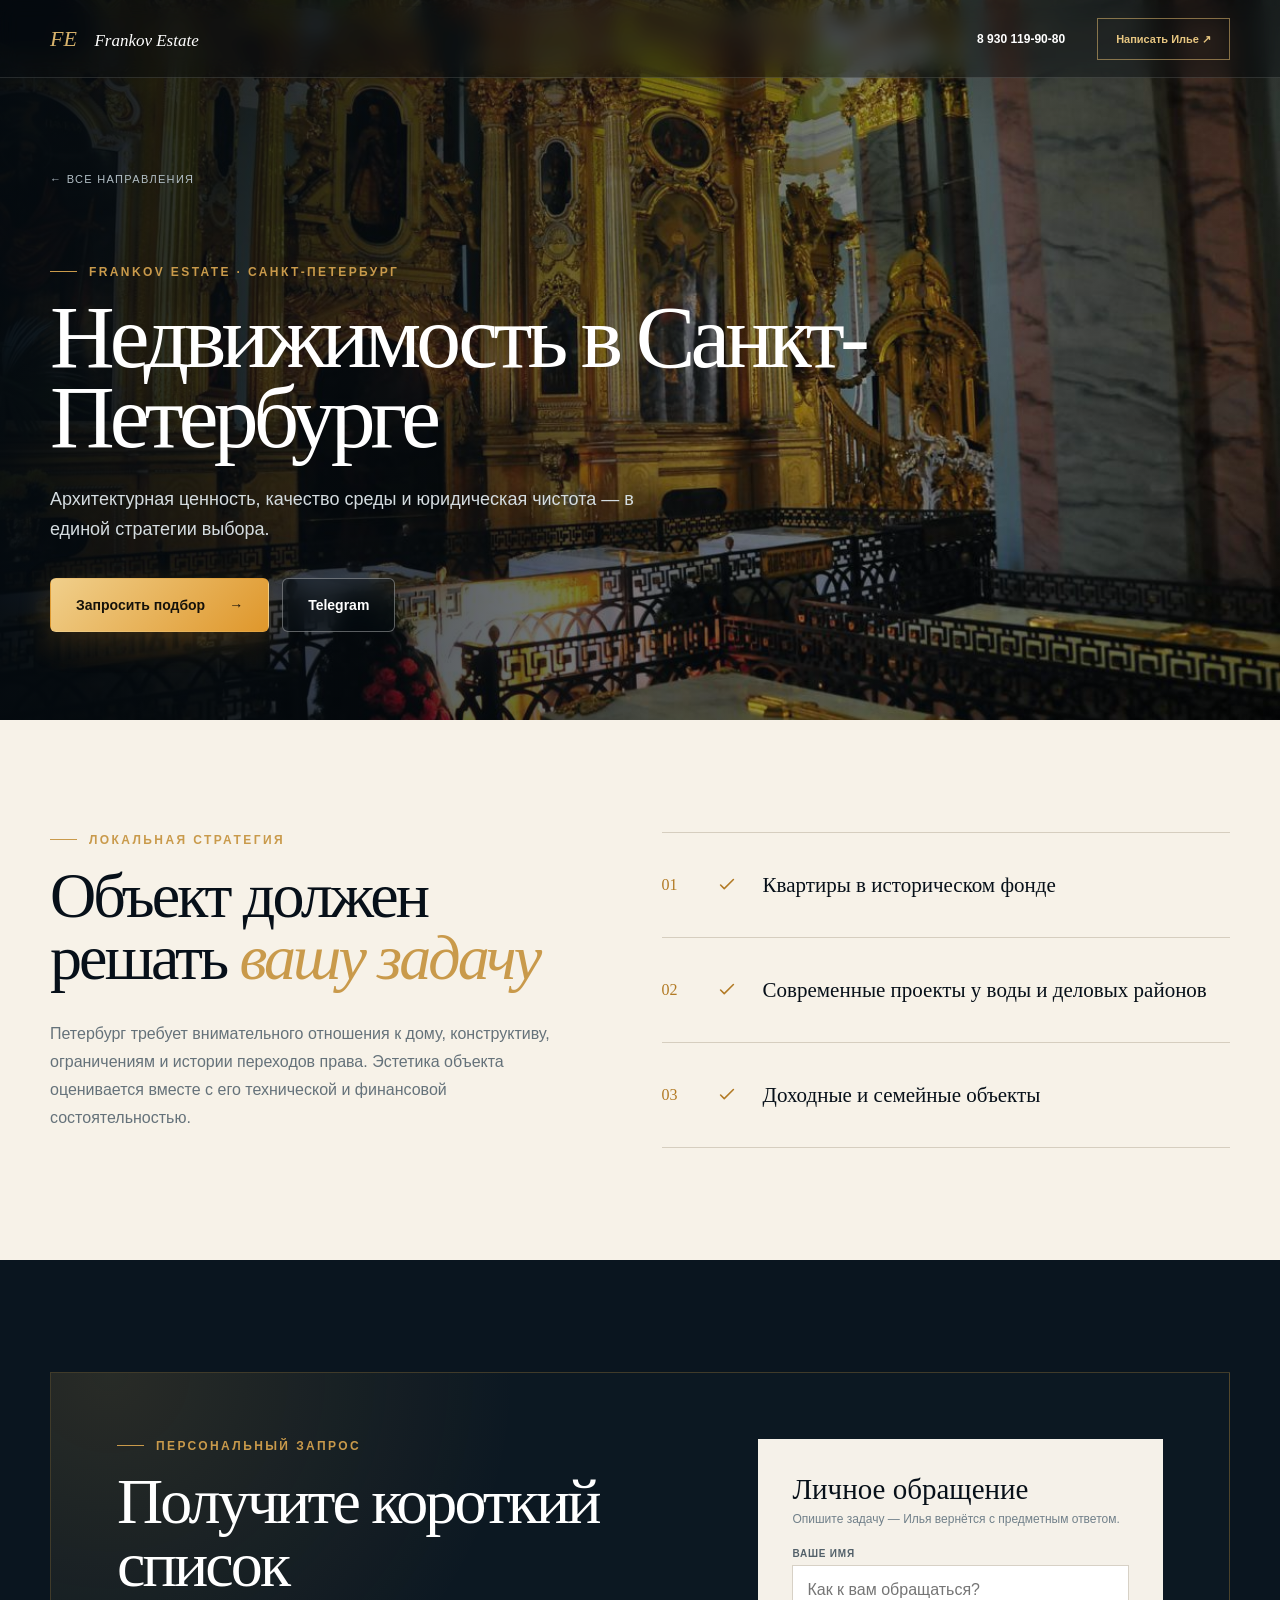
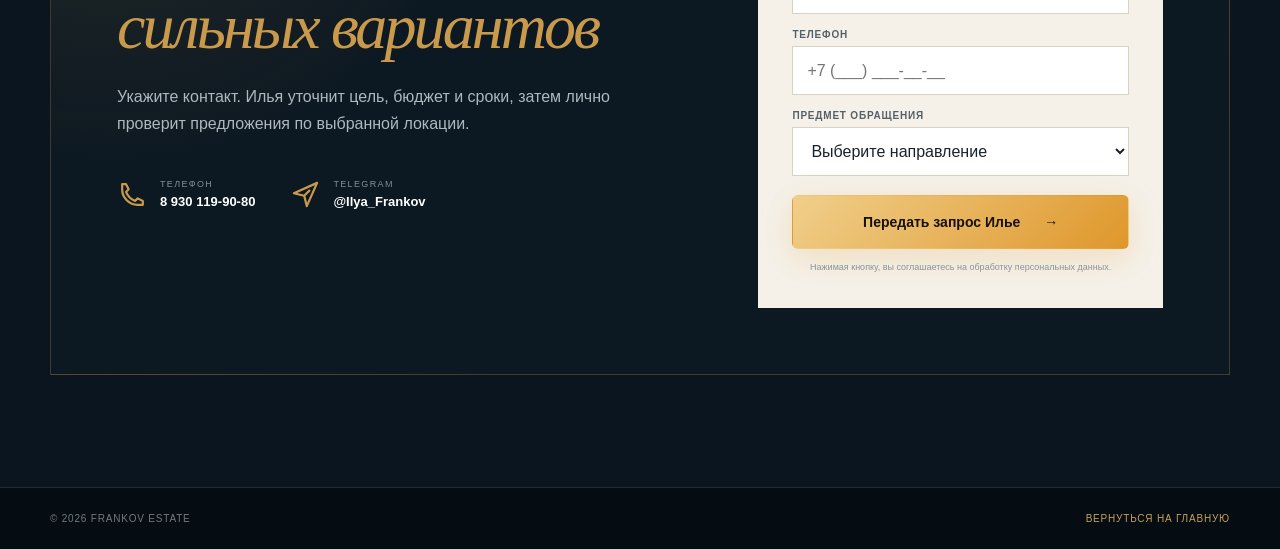
<file: city/saint-petersburg/index.html>
<!DOCTYPE html><html lang="ru"><head><meta charSet="utf-8"/><meta name="viewport" content="width=device-width, initial-scale=1"/><link rel="stylesheet" href="/_next/static/chunks/3bc6rick41x5m.css" data-precedence="next"/><link rel="preload" as="script" fetchPriority="low" href="/_next/static/chunks/1jq4o6yq14o4c.js"/><script src="/_next/static/chunks/2imbn557mdp29.js" async=""></script><script src="/_next/static/chunks/3n7dm2ojtyzwn.js" async=""></script><script src="/_next/static/chunks/turbopack-0_ef9nardpfaq.js" async=""></script><script src="/_next/static/chunks/158myu8e_yme3.js" async=""></script><script src="/_next/static/chunks/12l_as4zg53mi.js" async=""></script><meta name="theme-color" content="#071019"/><title>Недвижимость в Санкт-Петербурге · Frankov Estate</title><meta name="description" content="Архитектурная ценность, качество среды и юридическая чистота — в единой стратегии выбора. Подбор, проверка и сопровождение сделки с Ильёй Франковым."/><link rel="author" href="https://frankovfrenk-sys.github.io"/><meta name="author" content="Илья Франков"/><meta name="keywords" content="Илья Франков,Frankov Estate,риелтор Ярославль,эксперт по недвижимости,подбор недвижимости,инвестиции в недвижимость,продажа квартиры"/><meta name="creator" content="Frankov Estate"/><meta name="publisher" content="Frankov Estate"/><meta name="robots" content="index, follow"/><meta name="googlebot" content="index, follow, max-video-preview:-1, max-image-preview:large, max-snippet:-1"/><meta name="category" content="real estate"/><link rel="canonical" href="https://frankovfrenk-sys.github.io/city/saint-petersburg/index.html"/><meta property="og:title" content="Недвижимость в Санкт-Петербурге · Frankov Estate"/><meta property="og:description" content="Архитектурная ценность, качество среды и юридическая чистота — в единой стратегии выбора."/><meta property="og:image" content="https://frankovfrenk-sys.github.io/images/cities/petersburg.jpg"/><meta name="twitter:card" content="summary_large_image"/><meta name="twitter:title" content="Frankov Estate"/><meta name="twitter:description" content="Частная практика в недвижимости с личной ответственностью за результат."/><meta name="twitter:image" content="https://frankovfrenk-sys.github.io/images/ilya-frankov.png"/><script src="/_next/static/chunks/0cz1d0mv5g_q7.js" noModule=""></script></head><body><div hidden=""><!--$--><!--/$--></div><main class="city-page"><script type="application/ld+json">{"@context":"https://schema.org","@type":"Service","name":"Недвижимость в Санкт-Петербурге","areaServed":"Санкт-Петербург","provider":{"@type":"RealEstateAgent","name":"Frankov Estate — Илья Франков","telephone":"+79301199080"},"url":"https://frankovfrenk-sys.github.io/city/saint-petersburg/index.html"}</script><header class="city-topbar"><a href="/" class="city-logo">FE <span>Frankov Estate</span></a><a href="tel:+79301199080">8 930 119-90-80</a><a href="https://t.me/Ilya_Frankov?text=%D0%97%D0%B4%D1%80%D0%B0%D0%B2%D1%81%D1%82%D0%B2%D1%83%D0%B9%D1%82%D0%B5%2C%20%D0%98%D0%BB%D1%8C%D1%8F.%20%D0%98%D0%BD%D1%82%D0%B5%D1%80%D0%B5%D1%81%D1%83%D0%B5%D1%82%20%D0%BD%D0%B5%D0%B4%D0%B2%D0%B8%D0%B6%D0%B8%D0%BC%D0%BE%D1%81%D1%82%D1%8C%3A%20%D0%A1%D0%B0%D0%BD%D0%BA%D1%82-%D0%9F%D0%B5%D1%82%D0%B5%D1%80%D0%B1%D1%83%D1%80%D0%B3" target="_blank" rel="noreferrer" class="city-top-cta">Написать Илье ↗</a></header><section class="city-hero" style="background-image:linear-gradient(90deg,rgba(4,10,15,.96),rgba(4,10,15,.5),rgba(4,10,15,.18)),url(&#x27;/images/cities/petersburg.jpg&#x27;)"><div class="shell city-hero-inner"><a href="/#geography" class="city-back">← Все направления</a><p class="section-kicker">Frankov Estate · <!-- -->Санкт-Петербург</p><h1>Недвижимость в Санкт-Петербурге</h1><p>Архитектурная ценность, качество среды и юридическая чистота — в единой стратегии выбора.</p><div><a href="#city-request" class="button button-gold">Запросить подбор <span>→</span></a><a href="https://t.me/Ilya_Frankov?text=%D0%97%D0%B4%D1%80%D0%B0%D0%B2%D1%81%D1%82%D0%B2%D1%83%D0%B9%D1%82%D0%B5%2C%20%D0%98%D0%BB%D1%8C%D1%8F.%20%D0%98%D0%BD%D1%82%D0%B5%D1%80%D0%B5%D1%81%D1%83%D0%B5%D1%82%20%D0%BD%D0%B5%D0%B4%D0%B2%D0%B8%D0%B6%D0%B8%D0%BC%D0%BE%D1%81%D1%82%D1%8C%3A%20%D0%A1%D0%B0%D0%BD%D0%BA%D1%82-%D0%9F%D0%B5%D1%82%D0%B5%D1%80%D0%B1%D1%83%D1%80%D0%B3" target="_blank" rel="noreferrer" class="button button-glass">Telegram</a></div></div></section><section class="section city-expertise"><div class="shell city-expertise-grid"><div><p class="section-kicker">Локальная стратегия</p><h2>Объект должен<br/>решать <em>вашу задачу</em></h2><p>Петербург требует внимательного отношения к дому, конструктиву, ограничениям и истории переходов права. Эстетика объекта оценивается вместе с его технической и финансовой состоятельностью.</p></div><div class="city-focus"><article><span>0<!-- -->1</span><svg viewBox="0 0 24 24" aria-hidden="true" fill="none" stroke="currentColor" stroke-width="1.7" stroke-linecap="round" stroke-linejoin="round"><path d="m5 12 4 4L19 6"></path></svg><p>Квартиры в историческом фонде</p></article><article><span>0<!-- -->2</span><svg viewBox="0 0 24 24" aria-hidden="true" fill="none" stroke="currentColor" stroke-width="1.7" stroke-linecap="round" stroke-linejoin="round"><path d="m5 12 4 4L19 6"></path></svg><p>Современные проекты у воды и деловых районов</p></article><article><span>0<!-- -->3</span><svg viewBox="0 0 24 24" aria-hidden="true" fill="none" stroke="currentColor" stroke-width="1.7" stroke-linecap="round" stroke-linejoin="round"><path d="m5 12 4 4L19 6"></path></svg><p>Доходные и семейные объекты</p></article></div></div></section><section class="section city-request" id="city-request"><div class="shell lead-panel"><div class="lead-copy"><p class="section-kicker">Персональный запрос</p><h2>Получите короткий список<br/><em>сильных вариантов</em></h2><p>Укажите контакт. Илья уточнит цель, бюджет и сроки, затем лично проверит предложения по выбранной локации.</p><div class="direct-links"><a href="tel:+79301199080"><svg viewBox="0 0 24 24" aria-hidden="true" fill="none" stroke="currentColor" stroke-width="1.7" stroke-linecap="round" stroke-linejoin="round"><path d="M7 4H4v4c0 6.6 5.4 12 12 12h4v-3l-4-2-2 2c-3-1.2-5.8-4-7-7l2-2-2-4Z"></path></svg><span><small>Телефон</small>8 930 119-90-80</span></a><a href="https://t.me/Ilya_Frankov?text=%D0%97%D0%B4%D1%80%D0%B0%D0%B2%D1%81%D1%82%D0%B2%D1%83%D0%B9%D1%82%D0%B5%2C%20%D0%98%D0%BB%D1%8C%D1%8F.%20%D0%98%D0%BD%D1%82%D0%B5%D1%80%D0%B5%D1%81%D1%83%D0%B5%D1%82%20%D0%BD%D0%B5%D0%B4%D0%B2%D0%B8%D0%B6%D0%B8%D0%BC%D0%BE%D1%81%D1%82%D1%8C%3A%20%D0%A1%D0%B0%D0%BD%D0%BA%D1%82-%D0%9F%D0%B5%D1%82%D0%B5%D1%80%D0%B1%D1%83%D1%80%D0%B3" target="_blank" rel="noreferrer"><svg viewBox="0 0 24 24" aria-hidden="true" fill="none" stroke="currentColor" stroke-width="1.7" stroke-linecap="round" stroke-linejoin="round"><path d="m3 11 18-8-8 18-2-8-8-2Zm8 2 4-4"></path></svg><span><small>Telegram</small>@Ilya_Frankov</span></a></div></div><form class="lead-form"><h3>Личное обращение</h3><p>Опишите задачу — Илья вернётся с предметным ответом.</p><label><span>Ваше имя</span><input type="text" placeholder="Как к вам обращаться?" required="" maxLength="80" name="name"/></label><label><span>Телефон</span><input type="tel" placeholder="+7 (___) ___-__-__" required="" minLength="7" maxLength="30" name="phone"/></label><label><span>Предмет обращения</span><select name="interest"><option value="" disabled="" selected="">Выберите направление</option><option>Покупка недвижимости</option><option>Продажа недвижимости</option><option>Инвестиционная стратегия</option><option>Ипотечное решение</option><option>Аренда</option><option>Коммерческая недвижимость</option><option>Индивидуальный вопрос</option></select></label><label class="honeypot" aria-hidden="true"><input tabindex="-1" autoComplete="off" name="company"/></label><button class="button button-gold submit" type="submit">Передать запрос Илье<span>→</span></button><small>Нажимая кнопку, вы соглашаетесь на обработку персональных данных.</small></form></div></section><footer class="city-footer"><div class="shell"><span>© <!-- -->2026<!-- --> Frankov Estate</span><a href="/">Вернуться на главную</a></div></footer></main><!--$--><!--/$--><script src="/_next/static/chunks/1jq4o6yq14o4c.js" id="_R_" async=""></script><script>(self.__next_f=self.__next_f||[]).push([0])</script><script>self.__next_f.push([1,"1:\"$Sreact.fragment\"\n2:I[39756,[\"/_next/static/chunks/158myu8e_yme3.js\"],\"default\"]\n3:I[37457,[\"/_next/static/chunks/158myu8e_yme3.js\"],\"default\"]\n5:I[97367,[\"/_next/static/chunks/158myu8e_yme3.js\"],\"OutletBoundary\"]\n6:\"$Sreact.suspense\"\n9:I[97367,[\"/_next/static/chunks/158myu8e_yme3.js\"],\"ViewportBoundary\"]\nb:I[97367,[\"/_next/static/chunks/158myu8e_yme3.js\"],\"MetadataBoundary\"]\nd:I[68027,[\"/_next/static/chunks/158myu8e_yme3.js\"],\"default\",1]\n:HL[\"/_next/static/chunks/3bc6rick41x5m.css\",\"style\"]\n"])</script><script>self.__next_f.push([1,"0:{\"P\":null,\"c\":[\"\",\"city\",\"saint-petersburg\",\"\"],\"q\":\"\",\"i\":false,\"f\":[[[\"\",{\"children\":[\"city\",{\"children\":[[\"slug\",\"saint-petersburg\",\"d\",null],{\"children\":[\"__PAGE__\",{}]}]}]},\"$undefined\",\"$undefined\",16],[[\"$\",\"$1\",\"c\",{\"children\":[[[\"$\",\"link\",\"0\",{\"rel\":\"stylesheet\",\"href\":\"/_next/static/chunks/3bc6rick41x5m.css\",\"precedence\":\"next\",\"crossOrigin\":\"$undefined\",\"nonce\":\"$undefined\"}],[\"$\",\"script\",\"script-0\",{\"src\":\"/_next/static/chunks/158myu8e_yme3.js\",\"async\":true,\"nonce\":\"$undefined\"}]],[\"$\",\"html\",null,{\"lang\":\"ru\",\"children\":[\"$\",\"body\",null,{\"children\":[\"$\",\"$L2\",null,{\"parallelRouterKey\":\"children\",\"error\":\"$undefined\",\"errorStyles\":\"$undefined\",\"errorScripts\":\"$undefined\",\"template\":[\"$\",\"$L3\",null,{}],\"templateStyles\":\"$undefined\",\"templateScripts\":\"$undefined\",\"notFound\":[[[\"$\",\"title\",null,{\"children\":\"404: This page could not be found.\"}],[\"$\",\"div\",null,{\"style\":{\"fontFamily\":\"system-ui,\\\"Segoe UI\\\",Roboto,Helvetica,Arial,sans-serif,\\\"Apple Color Emoji\\\",\\\"Segoe UI Emoji\\\"\",\"height\":\"100vh\",\"textAlign\":\"center\",\"display\":\"flex\",\"flexDirection\":\"column\",\"alignItems\":\"center\",\"justifyContent\":\"center\"},\"children\":[\"$\",\"div\",null,{\"children\":[[\"$\",\"style\",null,{\"dangerouslySetInnerHTML\":{\"__html\":\"body{color:#000;background:#fff;margin:0}.next-error-h1{border-right:1px solid rgba(0,0,0,.3)}@media (prefers-color-scheme:dark){body{color:#fff;background:#000}.next-error-h1{border-right:1px solid rgba(255,255,255,.3)}}\"}}],[\"$\",\"h1\",null,{\"className\":\"next-error-h1\",\"style\":{\"display\":\"inline-block\",\"margin\":\"0 20px 0 0\",\"padding\":\"0 23px 0 0\",\"fontSize\":24,\"fontWeight\":500,\"verticalAlign\":\"top\",\"lineHeight\":\"49px\"},\"children\":404}],[\"$\",\"div\",null,{\"style\":{\"display\":\"inline-block\"},\"children\":[\"$\",\"h2\",null,{\"style\":{\"fontSize\":14,\"fontWeight\":400,\"lineHeight\":\"49px\",\"margin\":0},\"children\":\"This page could not be found.\"}]}]]}]}]],[]],\"forbidden\":\"$undefined\",\"unauthorized\":\"$undefined\"}]}]}]]}],{\"children\":[[\"$\",\"$1\",\"c\",{\"children\":[null,[\"$\",\"$L2\",null,{\"parallelRouterKey\":\"children\",\"error\":\"$undefined\",\"errorStyles\":\"$undefined\",\"errorScripts\":\"$undefined\",\"template\":[\"$\",\"$L3\",null,{}],\"templateStyles\":\"$undefined\",\"templateScripts\":\"$undefined\",\"notFound\":\"$undefined\",\"forbidden\":\"$undefined\",\"unauthorized\":\"$undefined\"}]]}],{\"children\":[[\"$\",\"$1\",\"c\",{\"children\":[null,[\"$\",\"$L2\",null,{\"parallelRouterKey\":\"children\",\"error\":\"$undefined\",\"errorStyles\":\"$undefined\",\"errorScripts\":\"$undefined\",\"template\":[\"$\",\"$L3\",null,{}],\"templateStyles\":\"$undefined\",\"templateScripts\":\"$undefined\",\"notFound\":\"$undefined\",\"forbidden\":\"$undefined\",\"unauthorized\":\"$undefined\"}]]}],{\"children\":[[\"$\",\"$1\",\"c\",{\"children\":[\"$L4\",[[\"$\",\"script\",\"script-0\",{\"src\":\"/_next/static/chunks/12l_as4zg53mi.js\",\"async\":true,\"nonce\":\"$undefined\"}]],[\"$\",\"$L5\",null,{\"children\":[\"$\",\"$6\",null,{\"name\":\"Next.MetadataOutlet\",\"children\":\"$@7\"}]}]]}],{},null,false,null]},null,false,\"$@8\"]},null,false,\"$@8\"]},null,false,null],[\"$\",\"$1\",\"h\",{\"children\":[null,[\"$\",\"$L9\",null,{\"children\":\"$La\"}],[\"$\",\"div\",null,{\"hidden\":true,\"children\":[\"$\",\"$Lb\",null,{\"children\":[\"$\",\"$6\",null,{\"name\":\"Next.Metadata\",\"children\":\"$Lc\"}]}]}],null]}],false]],\"m\":\"$undefined\",\"G\":[\"$d\",[[\"$\",\"link\",\"0\",{\"rel\":\"stylesheet\",\"href\":\"/_next/static/chunks/3bc6rick41x5m.css\",\"precedence\":\"next\",\"crossOrigin\":\"$undefined\",\"nonce\":\"$undefined\"}]]],\"S\":true,\"h\":null,\"s\":\"$undefined\",\"l\":\"$undefined\",\"p\":\"$undefined\",\"d\":\"$undefined\",\"b\":\"2o9XBruqfylC10xn5o4DB\"}\n"])</script><script>self.__next_f.push([1,"e:[]\n8:\"$We\"\n"])</script><script>self.__next_f.push([1,"4:[\"$\",\"main\",null,{\"className\":\"city-page\",\"children\":[[\"$\",\"script\",null,{\"type\":\"application/ld+json\",\"dangerouslySetInnerHTML\":{\"__html\":\"{\\\"@context\\\":\\\"https://schema.org\\\",\\\"@type\\\":\\\"Service\\\",\\\"name\\\":\\\"Недвижимость в Санкт-Петербурге\\\",\\\"areaServed\\\":\\\"Санкт-Петербург\\\",\\\"provider\\\":{\\\"@type\\\":\\\"RealEstateAgent\\\",\\\"name\\\":\\\"Frankov Estate — Илья Франков\\\",\\\"telephone\\\":\\\"+79301199080\\\"},\\\"url\\\":\\\"https://frankovfrenk-sys.github.io/city/saint-petersburg/index.html\\\"}\"}}],[\"$\",\"header\",null,{\"className\":\"city-topbar\",\"children\":[[\"$\",\"a\",null,{\"href\":\"/\",\"className\":\"city-logo\",\"children\":[\"FE \",[\"$\",\"span\",null,{\"children\":\"Frankov Estate\"}]]}],[\"$\",\"a\",null,{\"href\":\"tel:+79301199080\",\"children\":\"8 930 119-90-80\"}],[\"$\",\"a\",null,{\"href\":\"https://t.me/Ilya_Frankov?text=%D0%97%D0%B4%D1%80%D0%B0%D0%B2%D1%81%D1%82%D0%B2%D1%83%D0%B9%D1%82%D0%B5%2C%20%D0%98%D0%BB%D1%8C%D1%8F.%20%D0%98%D0%BD%D1%82%D0%B5%D1%80%D0%B5%D1%81%D1%83%D0%B5%D1%82%20%D0%BD%D0%B5%D0%B4%D0%B2%D0%B8%D0%B6%D0%B8%D0%BC%D0%BE%D1%81%D1%82%D1%8C%3A%20%D0%A1%D0%B0%D0%BD%D0%BA%D1%82-%D0%9F%D0%B5%D1%82%D0%B5%D1%80%D0%B1%D1%83%D1%80%D0%B3\",\"target\":\"_blank\",\"rel\":\"noreferrer\",\"className\":\"city-top-cta\",\"children\":\"Написать Илье ↗\"}]]}],[\"$\",\"section\",null,{\"className\":\"city-hero\",\"style\":{\"backgroundImage\":\"linear-gradient(90deg,rgba(4,10,15,.96),rgba(4,10,15,.5),rgba(4,10,15,.18)),url('/images/cities/petersburg.jpg')\"},\"children\":[\"$\",\"div\",null,{\"className\":\"shell city-hero-inner\",\"children\":[[\"$\",\"a\",null,{\"href\":\"/#geography\",\"className\":\"city-back\",\"children\":\"← Все направления\"}],[\"$\",\"p\",null,{\"className\":\"section-kicker\",\"children\":[\"Frankov Estate · \",\"Санкт-Петербург\"]}],[\"$\",\"h1\",null,{\"children\":\"Недвижимость в Санкт-Петербурге\"}],[\"$\",\"p\",null,{\"children\":\"Архитектурная ценность, качество среды и юридическая чистота — в единой стратегии выбора.\"}],[\"$\",\"div\",null,{\"children\":[[\"$\",\"a\",null,{\"href\":\"#city-request\",\"className\":\"button button-gold\",\"children\":[\"Запросить подбор \",[\"$\",\"span\",null,{\"children\":\"→\"}]]}],[\"$\",\"a\",null,{\"href\":\"https://t.me/Ilya_Frankov?text=%D0%97%D0%B4%D1%80%D0%B0%D0%B2%D1%81%D1%82%D0%B2%D1%83%D0%B9%D1%82%D0%B5%2C%20%D0%98%D0%BB%D1%8C%D1%8F.%20%D0%98%D0%BD%D1%82%D0%B5%D1%80%D0%B5%D1%81%D1%83%D0%B5%D1%82%20%D0%BD%D0%B5%D0%B4%D0%B2%D0%B8%D0%B6%D0%B8%D0%BC%D0%BE%D1%81%D1%82%D1%8C%3A%20%D0%A1%D0%B0%D0%BD%D0%BA%D1%82-%D0%9F%D0%B5%D1%82%D0%B5%D1%80%D0%B1%D1%83%D1%80%D0%B3\",\"target\":\"_blank\",\"rel\":\"noreferrer\",\"className\":\"button button-glass\",\"children\":\"Telegram\"}]]}]]}]}],[\"$\",\"section\",null,{\"className\":\"section city-expertise\",\"children\":[\"$\",\"div\",null,{\"className\":\"shell city-expertise-grid\",\"children\":[[\"$\",\"div\",null,{\"children\":[[\"$\",\"p\",null,{\"className\":\"section-kicker\",\"children\":\"Локальная стратегия\"}],[\"$\",\"h2\",null,{\"children\":[\"Объект должен\",[\"$\",\"br\",null,{}],\"решать \",[\"$\",\"em\",null,{\"children\":\"вашу задачу\"}]]}],[\"$\",\"p\",null,{\"children\":\"Петербург требует внимательного отношения к дому, конструктиву, ограничениям и истории переходов права. Эстетика объекта оценивается вместе с его технической и финансовой состоятельностью.\"}]]}],[\"$\",\"div\",null,{\"className\":\"city-focus\",\"children\":[[\"$\",\"article\",\"Квартиры в историческом фонде\",{\"children\":[[\"$\",\"span\",null,{\"children\":[\"0\",1]}],[\"$\",\"svg\",null,{\"viewBox\":\"0 0 24 24\",\"aria-hidden\":\"true\",\"fill\":\"none\",\"stroke\":\"currentColor\",\"strokeWidth\":\"1.7\",\"strokeLinecap\":\"round\",\"strokeLinejoin\":\"round\",\"children\":[\"$\",\"path\",null,{\"d\":\"m5 12 4 4L19 6\"}]}],[\"$\",\"p\",null,{\"children\":\"Квартиры в историческом фонде\"}]]}],[\"$\",\"article\",\"Современные проекты у воды и деловых районов\",{\"children\":[[\"$\",\"span\",null,{\"children\":[\"0\",2]}],[\"$\",\"svg\",null,{\"viewBox\":\"0 0 24 24\",\"aria-hidden\":\"true\",\"fill\":\"none\",\"stroke\":\"currentColor\",\"strokeWidth\":\"1.7\",\"strokeLinecap\":\"round\",\"strokeLinejoin\":\"round\",\"children\":[\"$\",\"path\",null,{\"d\":\"m5 12 4 4L19 6\"}]}],[\"$\",\"p\",null,{\"children\":\"Современные проекты у воды и деловых районов\"}]]}],[\"$\",\"article\",\"Доходные и семейные объекты\",{\"children\":[[\"$\",\"span\",null,{\"children\":[\"0\",3]}],[\"$\",\"svg\",null,{\"viewBox\":\"0 0 24 24\",\"aria-hidden\":\"true\",\"fill\":\"none\",\"stroke\":\"currentColor\",\"strokeWidth\":\"1.7\",\"strokeLinecap\":\"round\",\"strokeLinejoin\":\"round\",\"children\":\"$Lf\"}],\"$L10\"]}]]}]]}]}],\"$L11\",\"$L12\"]}]\n"])</script><script>self.__next_f.push([1,"13:I[95147,[\"/_next/static/chunks/158myu8e_yme3.js\",\"/_next/static/chunks/12l_as4zg53mi.js\"],\"default\"]\nf:[\"$\",\"path\",null,{\"d\":\"m5 12 4 4L19 6\"}]\n10:[\"$\",\"p\",null,{\"children\":\"Доходные и семейные объекты\"}]\n"])</script><script>self.__next_f.push([1,"11:[\"$\",\"section\",null,{\"className\":\"section city-request\",\"id\":\"city-request\",\"children\":[\"$\",\"div\",null,{\"className\":\"shell lead-panel\",\"children\":[[\"$\",\"div\",null,{\"className\":\"lead-copy\",\"children\":[[\"$\",\"p\",null,{\"className\":\"section-kicker\",\"children\":\"Персональный запрос\"}],[\"$\",\"h2\",null,{\"children\":[\"Получите короткий список\",[\"$\",\"br\",null,{}],[\"$\",\"em\",null,{\"children\":\"сильных вариантов\"}]]}],[\"$\",\"p\",null,{\"children\":\"Укажите контакт. Илья уточнит цель, бюджет и сроки, затем лично проверит предложения по выбранной локации.\"}],[\"$\",\"div\",null,{\"className\":\"direct-links\",\"children\":[[\"$\",\"a\",null,{\"href\":\"tel:+79301199080\",\"children\":[[\"$\",\"svg\",null,{\"viewBox\":\"0 0 24 24\",\"aria-hidden\":\"true\",\"fill\":\"none\",\"stroke\":\"currentColor\",\"strokeWidth\":\"1.7\",\"strokeLinecap\":\"round\",\"strokeLinejoin\":\"round\",\"children\":[\"$\",\"path\",null,{\"d\":\"M7 4H4v4c0 6.6 5.4 12 12 12h4v-3l-4-2-2 2c-3-1.2-5.8-4-7-7l2-2-2-4Z\"}]}],[\"$\",\"span\",null,{\"children\":[[\"$\",\"small\",null,{\"children\":\"Телефон\"}],\"8 930 119-90-80\"]}]]}],[\"$\",\"a\",null,{\"href\":\"https://t.me/Ilya_Frankov?text=%D0%97%D0%B4%D1%80%D0%B0%D0%B2%D1%81%D1%82%D0%B2%D1%83%D0%B9%D1%82%D0%B5%2C%20%D0%98%D0%BB%D1%8C%D1%8F.%20%D0%98%D0%BD%D1%82%D0%B5%D1%80%D0%B5%D1%81%D1%83%D0%B5%D1%82%20%D0%BD%D0%B5%D0%B4%D0%B2%D0%B8%D0%B6%D0%B8%D0%BC%D0%BE%D1%81%D1%82%D1%8C%3A%20%D0%A1%D0%B0%D0%BD%D0%BA%D1%82-%D0%9F%D0%B5%D1%82%D0%B5%D1%80%D0%B1%D1%83%D1%80%D0%B3\",\"target\":\"_blank\",\"rel\":\"noreferrer\",\"children\":[[\"$\",\"svg\",null,{\"viewBox\":\"0 0 24 24\",\"aria-hidden\":\"true\",\"fill\":\"none\",\"stroke\":\"currentColor\",\"strokeWidth\":\"1.7\",\"strokeLinecap\":\"round\",\"strokeLinejoin\":\"round\",\"children\":[\"$\",\"path\",null,{\"d\":\"m3 11 18-8-8 18-2-8-8-2Zm8 2 4-4\"}]}],[\"$\",\"span\",null,{\"children\":[[\"$\",\"small\",null,{\"children\":\"Telegram\"}],\"@Ilya_Frankov\"]}]]}]]}]]}],[\"$\",\"$L13\",null,{}]]}]}]\n"])</script><script>self.__next_f.push([1,"12:[\"$\",\"footer\",null,{\"className\":\"city-footer\",\"children\":[\"$\",\"div\",null,{\"className\":\"shell\",\"children\":[[\"$\",\"span\",null,{\"children\":[\"© \",2026,\" Frankov Estate\"]}],[\"$\",\"a\",null,{\"href\":\"/\",\"children\":\"Вернуться на главную\"}]]}]}]\n"])</script><script>self.__next_f.push([1,"a:[[\"$\",\"meta\",\"0\",{\"charSet\":\"utf-8\"}],[\"$\",\"meta\",\"1\",{\"name\":\"viewport\",\"content\":\"width=device-width, initial-scale=1\"}],[\"$\",\"meta\",\"2\",{\"name\":\"theme-color\",\"content\":\"#071019\"}]]\n"])</script><script>self.__next_f.push([1,"7:null\n"])</script><script>self.__next_f.push([1,"c:[[\"$\",\"title\",\"0\",{\"children\":\"Недвижимость в Санкт-Петербурге · Frankov Estate\"}],[\"$\",\"meta\",\"1\",{\"name\":\"description\",\"content\":\"Архитектурная ценность, качество среды и юридическая чистота — в единой стратегии выбора. Подбор, проверка и сопровождение сделки с Ильёй Франковым.\"}],[\"$\",\"link\",\"2\",{\"rel\":\"author\",\"href\":\"https://frankovfrenk-sys.github.io\"}],[\"$\",\"meta\",\"3\",{\"name\":\"author\",\"content\":\"Илья Франков\"}],[\"$\",\"meta\",\"4\",{\"name\":\"keywords\",\"content\":\"Илья Франков,Frankov Estate,риелтор Ярославль,эксперт по недвижимости,подбор недвижимости,инвестиции в недвижимость,продажа квартиры\"}],[\"$\",\"meta\",\"5\",{\"name\":\"creator\",\"content\":\"Frankov Estate\"}],[\"$\",\"meta\",\"6\",{\"name\":\"publisher\",\"content\":\"Frankov Estate\"}],[\"$\",\"meta\",\"7\",{\"name\":\"robots\",\"content\":\"index, follow\"}],[\"$\",\"meta\",\"8\",{\"name\":\"googlebot\",\"content\":\"index, follow, max-video-preview:-1, max-image-preview:large, max-snippet:-1\"}],[\"$\",\"meta\",\"9\",{\"name\":\"category\",\"content\":\"real estate\"}],[\"$\",\"link\",\"10\",{\"rel\":\"canonical\",\"href\":\"https://frankovfrenk-sys.github.io/city/saint-petersburg/index.html\"}],[\"$\",\"meta\",\"11\",{\"property\":\"og:title\",\"content\":\"Недвижимость в Санкт-Петербурге · Frankov Estate\"}],[\"$\",\"meta\",\"12\",{\"property\":\"og:description\",\"content\":\"Архитектурная ценность, качество среды и юридическая чистота — в единой стратегии выбора.\"}],[\"$\",\"meta\",\"13\",{\"property\":\"og:image\",\"content\":\"https://frankovfrenk-sys.github.io/images/cities/petersburg.jpg\"}],[\"$\",\"meta\",\"14\",{\"name\":\"twitter:card\",\"content\":\"summary_large_image\"}],[\"$\",\"meta\",\"15\",{\"name\":\"twitter:title\",\"content\":\"Frankov Estate\"}],[\"$\",\"meta\",\"16\",{\"name\":\"twitter:description\",\"content\":\"Частная практика в недвижимости с личной ответственностью за результат.\"}],[\"$\",\"meta\",\"17\",{\"name\":\"twitter:image\",\"content\":\"https://frankovfrenk-sys.github.io/images/ilya-frankov.png\"}]]\n"])</script></body></html>
</file>
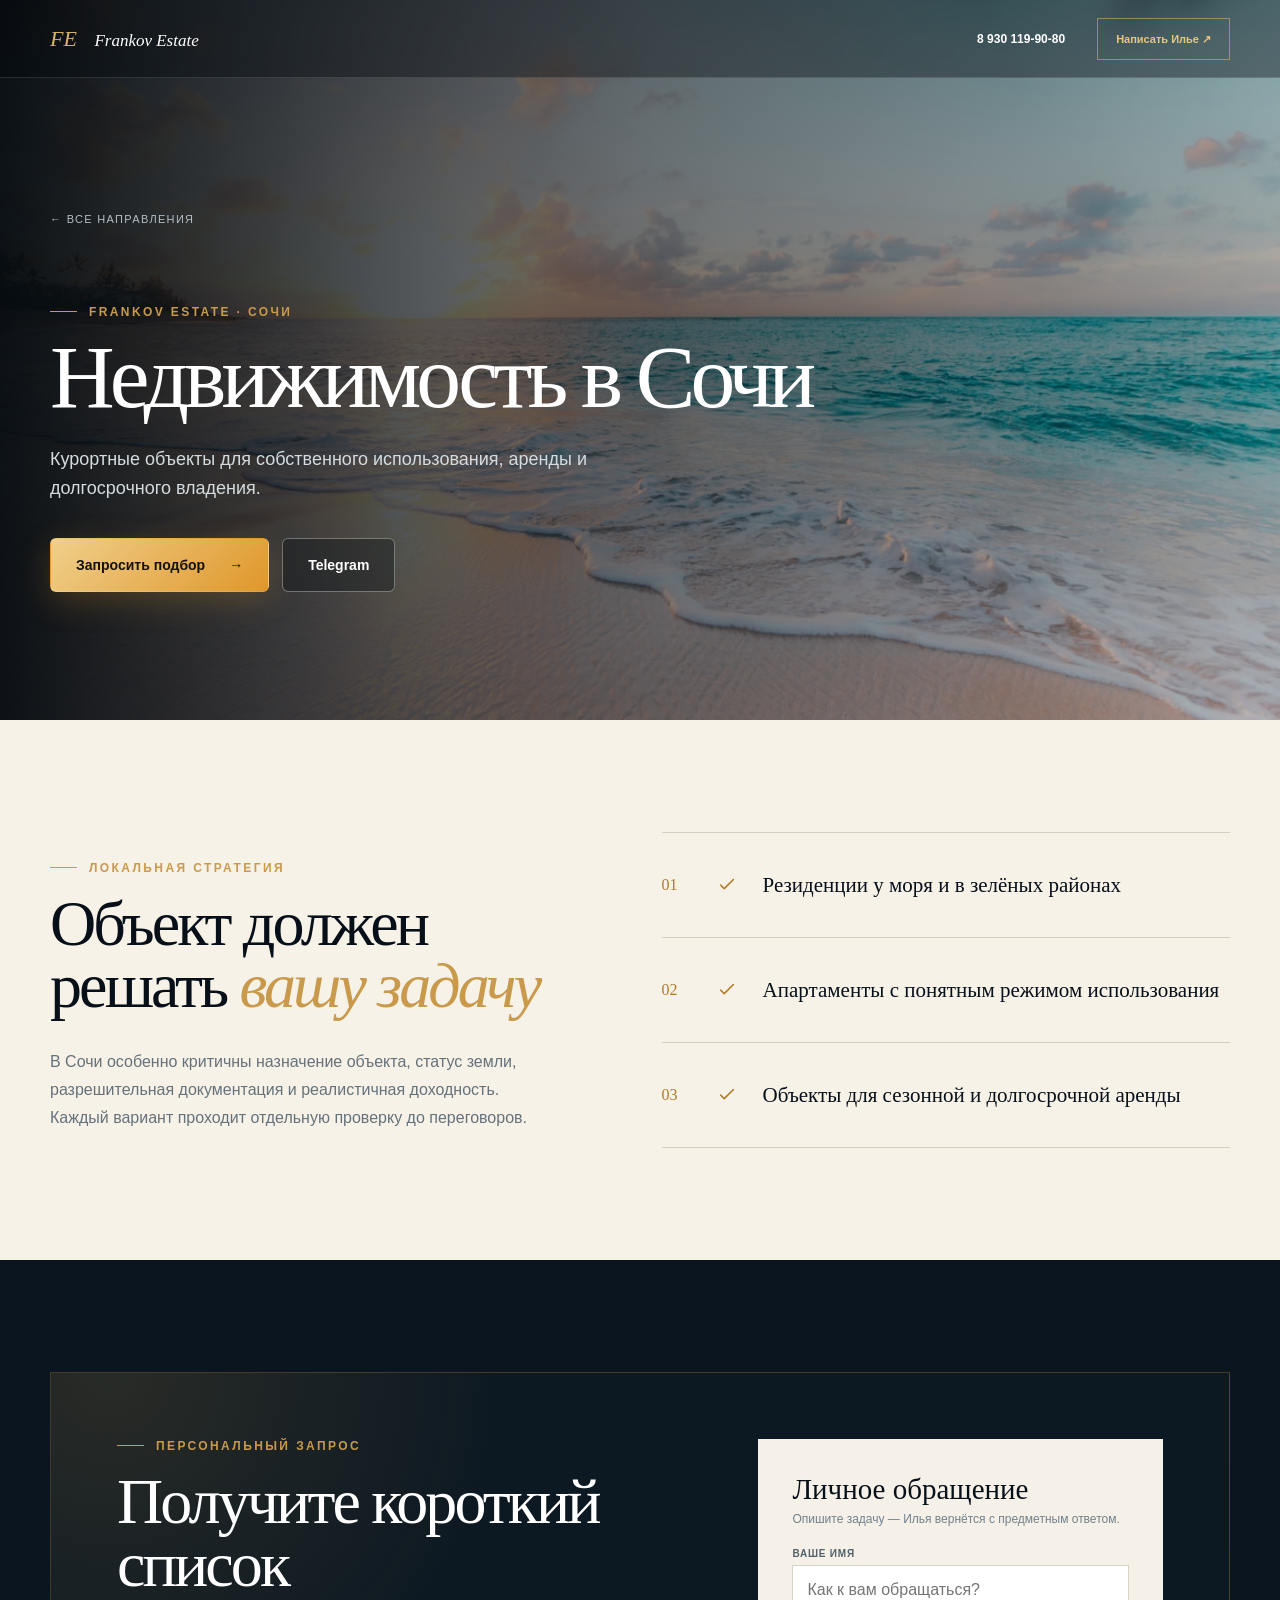
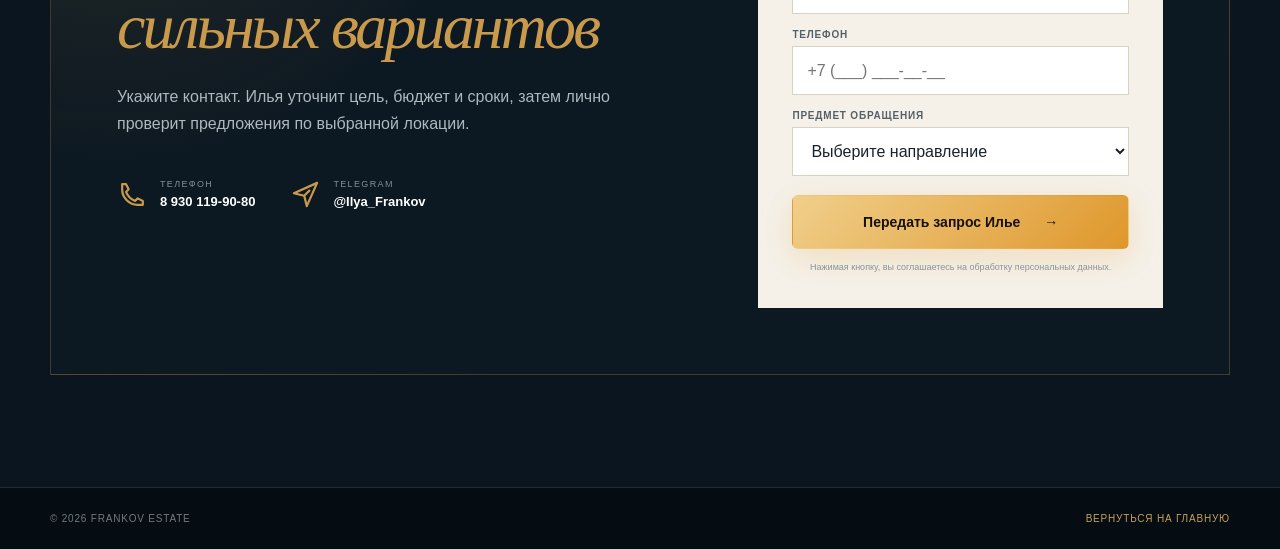
<file: city/sochi/index.html>
<!DOCTYPE html><html lang="ru"><head><meta charSet="utf-8"/><meta name="viewport" content="width=device-width, initial-scale=1"/><link rel="stylesheet" href="/_next/static/chunks/3bc6rick41x5m.css" data-precedence="next"/><link rel="preload" as="script" fetchPriority="low" href="/_next/static/chunks/1jq4o6yq14o4c.js"/><script src="/_next/static/chunks/2imbn557mdp29.js" async=""></script><script src="/_next/static/chunks/3n7dm2ojtyzwn.js" async=""></script><script src="/_next/static/chunks/turbopack-0_ef9nardpfaq.js" async=""></script><script src="/_next/static/chunks/158myu8e_yme3.js" async=""></script><script src="/_next/static/chunks/12l_as4zg53mi.js" async=""></script><meta name="theme-color" content="#071019"/><title>Недвижимость в Сочи · Frankov Estate</title><meta name="description" content="Курортные объекты для собственного использования, аренды и долгосрочного владения. Подбор, проверка и сопровождение сделки с Ильёй Франковым."/><link rel="author" href="https://frankovfrenk-sys.github.io"/><meta name="author" content="Илья Франков"/><meta name="keywords" content="Илья Франков,Frankov Estate,риелтор Ярославль,эксперт по недвижимости,подбор недвижимости,инвестиции в недвижимость,продажа квартиры"/><meta name="creator" content="Frankov Estate"/><meta name="publisher" content="Frankov Estate"/><meta name="robots" content="index, follow"/><meta name="googlebot" content="index, follow, max-video-preview:-1, max-image-preview:large, max-snippet:-1"/><meta name="category" content="real estate"/><link rel="canonical" href="https://frankovfrenk-sys.github.io/city/sochi/index.html"/><meta property="og:title" content="Недвижимость в Сочи · Frankov Estate"/><meta property="og:description" content="Курортные объекты для собственного использования, аренды и долгосрочного владения."/><meta property="og:image" content="https://frankovfrenk-sys.github.io/images/cities/sochi.jpg"/><meta name="twitter:card" content="summary_large_image"/><meta name="twitter:title" content="Frankov Estate"/><meta name="twitter:description" content="Частная практика в недвижимости с личной ответственностью за результат."/><meta name="twitter:image" content="https://frankovfrenk-sys.github.io/images/ilya-frankov.png"/><script src="/_next/static/chunks/0cz1d0mv5g_q7.js" noModule=""></script></head><body><div hidden=""><!--$--><!--/$--></div><main class="city-page"><script type="application/ld+json">{"@context":"https://schema.org","@type":"Service","name":"Недвижимость в Сочи","areaServed":"Сочи","provider":{"@type":"RealEstateAgent","name":"Frankov Estate — Илья Франков","telephone":"+79301199080"},"url":"https://frankovfrenk-sys.github.io/city/sochi/index.html"}</script><header class="city-topbar"><a href="/" class="city-logo">FE <span>Frankov Estate</span></a><a href="tel:+79301199080">8 930 119-90-80</a><a href="https://t.me/Ilya_Frankov?text=%D0%97%D0%B4%D1%80%D0%B0%D0%B2%D1%81%D1%82%D0%B2%D1%83%D0%B9%D1%82%D0%B5%2C%20%D0%98%D0%BB%D1%8C%D1%8F.%20%D0%98%D0%BD%D1%82%D0%B5%D1%80%D0%B5%D1%81%D1%83%D0%B5%D1%82%20%D0%BD%D0%B5%D0%B4%D0%B2%D0%B8%D0%B6%D0%B8%D0%BC%D0%BE%D1%81%D1%82%D1%8C%3A%20%D0%A1%D0%BE%D1%87%D0%B8" target="_blank" rel="noreferrer" class="city-top-cta">Написать Илье ↗</a></header><section class="city-hero" style="background-image:linear-gradient(90deg,rgba(4,10,15,.96),rgba(4,10,15,.5),rgba(4,10,15,.18)),url(&#x27;/images/cities/sochi.jpg&#x27;)"><div class="shell city-hero-inner"><a href="/#geography" class="city-back">← Все направления</a><p class="section-kicker">Frankov Estate · <!-- -->Сочи</p><h1>Недвижимость в Сочи</h1><p>Курортные объекты для собственного использования, аренды и долгосрочного владения.</p><div><a href="#city-request" class="button button-gold">Запросить подбор <span>→</span></a><a href="https://t.me/Ilya_Frankov?text=%D0%97%D0%B4%D1%80%D0%B0%D0%B2%D1%81%D1%82%D0%B2%D1%83%D0%B9%D1%82%D0%B5%2C%20%D0%98%D0%BB%D1%8C%D1%8F.%20%D0%98%D0%BD%D1%82%D0%B5%D1%80%D0%B5%D1%81%D1%83%D0%B5%D1%82%20%D0%BD%D0%B5%D0%B4%D0%B2%D0%B8%D0%B6%D0%B8%D0%BC%D0%BE%D1%81%D1%82%D1%8C%3A%20%D0%A1%D0%BE%D1%87%D0%B8" target="_blank" rel="noreferrer" class="button button-glass">Telegram</a></div></div></section><section class="section city-expertise"><div class="shell city-expertise-grid"><div><p class="section-kicker">Локальная стратегия</p><h2>Объект должен<br/>решать <em>вашу задачу</em></h2><p>В Сочи особенно критичны назначение объекта, статус земли, разрешительная документация и реалистичная доходность. Каждый вариант проходит отдельную проверку до переговоров.</p></div><div class="city-focus"><article><span>0<!-- -->1</span><svg viewBox="0 0 24 24" aria-hidden="true" fill="none" stroke="currentColor" stroke-width="1.7" stroke-linecap="round" stroke-linejoin="round"><path d="m5 12 4 4L19 6"></path></svg><p>Резиденции у моря и в зелёных районах</p></article><article><span>0<!-- -->2</span><svg viewBox="0 0 24 24" aria-hidden="true" fill="none" stroke="currentColor" stroke-width="1.7" stroke-linecap="round" stroke-linejoin="round"><path d="m5 12 4 4L19 6"></path></svg><p>Апартаменты с понятным режимом использования</p></article><article><span>0<!-- -->3</span><svg viewBox="0 0 24 24" aria-hidden="true" fill="none" stroke="currentColor" stroke-width="1.7" stroke-linecap="round" stroke-linejoin="round"><path d="m5 12 4 4L19 6"></path></svg><p>Объекты для сезонной и долгосрочной аренды</p></article></div></div></section><section class="section city-request" id="city-request"><div class="shell lead-panel"><div class="lead-copy"><p class="section-kicker">Персональный запрос</p><h2>Получите короткий список<br/><em>сильных вариантов</em></h2><p>Укажите контакт. Илья уточнит цель, бюджет и сроки, затем лично проверит предложения по выбранной локации.</p><div class="direct-links"><a href="tel:+79301199080"><svg viewBox="0 0 24 24" aria-hidden="true" fill="none" stroke="currentColor" stroke-width="1.7" stroke-linecap="round" stroke-linejoin="round"><path d="M7 4H4v4c0 6.6 5.4 12 12 12h4v-3l-4-2-2 2c-3-1.2-5.8-4-7-7l2-2-2-4Z"></path></svg><span><small>Телефон</small>8 930 119-90-80</span></a><a href="https://t.me/Ilya_Frankov?text=%D0%97%D0%B4%D1%80%D0%B0%D0%B2%D1%81%D1%82%D0%B2%D1%83%D0%B9%D1%82%D0%B5%2C%20%D0%98%D0%BB%D1%8C%D1%8F.%20%D0%98%D0%BD%D1%82%D0%B5%D1%80%D0%B5%D1%81%D1%83%D0%B5%D1%82%20%D0%BD%D0%B5%D0%B4%D0%B2%D0%B8%D0%B6%D0%B8%D0%BC%D0%BE%D1%81%D1%82%D1%8C%3A%20%D0%A1%D0%BE%D1%87%D0%B8" target="_blank" rel="noreferrer"><svg viewBox="0 0 24 24" aria-hidden="true" fill="none" stroke="currentColor" stroke-width="1.7" stroke-linecap="round" stroke-linejoin="round"><path d="m3 11 18-8-8 18-2-8-8-2Zm8 2 4-4"></path></svg><span><small>Telegram</small>@Ilya_Frankov</span></a></div></div><form class="lead-form"><h3>Личное обращение</h3><p>Опишите задачу — Илья вернётся с предметным ответом.</p><label><span>Ваше имя</span><input type="text" placeholder="Как к вам обращаться?" required="" maxLength="80" name="name"/></label><label><span>Телефон</span><input type="tel" placeholder="+7 (___) ___-__-__" required="" minLength="7" maxLength="30" name="phone"/></label><label><span>Предмет обращения</span><select name="interest"><option value="" disabled="" selected="">Выберите направление</option><option>Покупка недвижимости</option><option>Продажа недвижимости</option><option>Инвестиционная стратегия</option><option>Ипотечное решение</option><option>Аренда</option><option>Коммерческая недвижимость</option><option>Индивидуальный вопрос</option></select></label><label class="honeypot" aria-hidden="true"><input tabindex="-1" autoComplete="off" name="company"/></label><button class="button button-gold submit" type="submit">Передать запрос Илье<span>→</span></button><small>Нажимая кнопку, вы соглашаетесь на обработку персональных данных.</small></form></div></section><footer class="city-footer"><div class="shell"><span>© <!-- -->2026<!-- --> Frankov Estate</span><a href="/">Вернуться на главную</a></div></footer></main><!--$--><!--/$--><script src="/_next/static/chunks/1jq4o6yq14o4c.js" id="_R_" async=""></script><script>(self.__next_f=self.__next_f||[]).push([0])</script><script>self.__next_f.push([1,"1:\"$Sreact.fragment\"\n2:I[39756,[\"/_next/static/chunks/158myu8e_yme3.js\"],\"default\"]\n3:I[37457,[\"/_next/static/chunks/158myu8e_yme3.js\"],\"default\"]\n5:I[97367,[\"/_next/static/chunks/158myu8e_yme3.js\"],\"OutletBoundary\"]\n6:\"$Sreact.suspense\"\n9:I[97367,[\"/_next/static/chunks/158myu8e_yme3.js\"],\"ViewportBoundary\"]\nb:I[97367,[\"/_next/static/chunks/158myu8e_yme3.js\"],\"MetadataBoundary\"]\nd:I[68027,[\"/_next/static/chunks/158myu8e_yme3.js\"],\"default\",1]\n:HL[\"/_next/static/chunks/3bc6rick41x5m.css\",\"style\"]\n"])</script><script>self.__next_f.push([1,"0:{\"P\":null,\"c\":[\"\",\"city\",\"sochi\",\"\"],\"q\":\"\",\"i\":false,\"f\":[[[\"\",{\"children\":[\"city\",{\"children\":[[\"slug\",\"sochi\",\"d\",null],{\"children\":[\"__PAGE__\",{}]}]}]},\"$undefined\",\"$undefined\",16],[[\"$\",\"$1\",\"c\",{\"children\":[[[\"$\",\"link\",\"0\",{\"rel\":\"stylesheet\",\"href\":\"/_next/static/chunks/3bc6rick41x5m.css\",\"precedence\":\"next\",\"crossOrigin\":\"$undefined\",\"nonce\":\"$undefined\"}],[\"$\",\"script\",\"script-0\",{\"src\":\"/_next/static/chunks/158myu8e_yme3.js\",\"async\":true,\"nonce\":\"$undefined\"}]],[\"$\",\"html\",null,{\"lang\":\"ru\",\"children\":[\"$\",\"body\",null,{\"children\":[\"$\",\"$L2\",null,{\"parallelRouterKey\":\"children\",\"error\":\"$undefined\",\"errorStyles\":\"$undefined\",\"errorScripts\":\"$undefined\",\"template\":[\"$\",\"$L3\",null,{}],\"templateStyles\":\"$undefined\",\"templateScripts\":\"$undefined\",\"notFound\":[[[\"$\",\"title\",null,{\"children\":\"404: This page could not be found.\"}],[\"$\",\"div\",null,{\"style\":{\"fontFamily\":\"system-ui,\\\"Segoe UI\\\",Roboto,Helvetica,Arial,sans-serif,\\\"Apple Color Emoji\\\",\\\"Segoe UI Emoji\\\"\",\"height\":\"100vh\",\"textAlign\":\"center\",\"display\":\"flex\",\"flexDirection\":\"column\",\"alignItems\":\"center\",\"justifyContent\":\"center\"},\"children\":[\"$\",\"div\",null,{\"children\":[[\"$\",\"style\",null,{\"dangerouslySetInnerHTML\":{\"__html\":\"body{color:#000;background:#fff;margin:0}.next-error-h1{border-right:1px solid rgba(0,0,0,.3)}@media (prefers-color-scheme:dark){body{color:#fff;background:#000}.next-error-h1{border-right:1px solid rgba(255,255,255,.3)}}\"}}],[\"$\",\"h1\",null,{\"className\":\"next-error-h1\",\"style\":{\"display\":\"inline-block\",\"margin\":\"0 20px 0 0\",\"padding\":\"0 23px 0 0\",\"fontSize\":24,\"fontWeight\":500,\"verticalAlign\":\"top\",\"lineHeight\":\"49px\"},\"children\":404}],[\"$\",\"div\",null,{\"style\":{\"display\":\"inline-block\"},\"children\":[\"$\",\"h2\",null,{\"style\":{\"fontSize\":14,\"fontWeight\":400,\"lineHeight\":\"49px\",\"margin\":0},\"children\":\"This page could not be found.\"}]}]]}]}]],[]],\"forbidden\":\"$undefined\",\"unauthorized\":\"$undefined\"}]}]}]]}],{\"children\":[[\"$\",\"$1\",\"c\",{\"children\":[null,[\"$\",\"$L2\",null,{\"parallelRouterKey\":\"children\",\"error\":\"$undefined\",\"errorStyles\":\"$undefined\",\"errorScripts\":\"$undefined\",\"template\":[\"$\",\"$L3\",null,{}],\"templateStyles\":\"$undefined\",\"templateScripts\":\"$undefined\",\"notFound\":\"$undefined\",\"forbidden\":\"$undefined\",\"unauthorized\":\"$undefined\"}]]}],{\"children\":[[\"$\",\"$1\",\"c\",{\"children\":[null,[\"$\",\"$L2\",null,{\"parallelRouterKey\":\"children\",\"error\":\"$undefined\",\"errorStyles\":\"$undefined\",\"errorScripts\":\"$undefined\",\"template\":[\"$\",\"$L3\",null,{}],\"templateStyles\":\"$undefined\",\"templateScripts\":\"$undefined\",\"notFound\":\"$undefined\",\"forbidden\":\"$undefined\",\"unauthorized\":\"$undefined\"}]]}],{\"children\":[[\"$\",\"$1\",\"c\",{\"children\":[\"$L4\",[[\"$\",\"script\",\"script-0\",{\"src\":\"/_next/static/chunks/12l_as4zg53mi.js\",\"async\":true,\"nonce\":\"$undefined\"}]],[\"$\",\"$L5\",null,{\"children\":[\"$\",\"$6\",null,{\"name\":\"Next.MetadataOutlet\",\"children\":\"$@7\"}]}]]}],{},null,false,null]},null,false,\"$@8\"]},null,false,\"$@8\"]},null,false,null],[\"$\",\"$1\",\"h\",{\"children\":[null,[\"$\",\"$L9\",null,{\"children\":\"$La\"}],[\"$\",\"div\",null,{\"hidden\":true,\"children\":[\"$\",\"$Lb\",null,{\"children\":[\"$\",\"$6\",null,{\"name\":\"Next.Metadata\",\"children\":\"$Lc\"}]}]}],null]}],false]],\"m\":\"$undefined\",\"G\":[\"$d\",[[\"$\",\"link\",\"0\",{\"rel\":\"stylesheet\",\"href\":\"/_next/static/chunks/3bc6rick41x5m.css\",\"precedence\":\"next\",\"crossOrigin\":\"$undefined\",\"nonce\":\"$undefined\"}]]],\"S\":true,\"h\":null,\"s\":\"$undefined\",\"l\":\"$undefined\",\"p\":\"$undefined\",\"d\":\"$undefined\",\"b\":\"2o9XBruqfylC10xn5o4DB\"}\n"])</script><script>self.__next_f.push([1,"e:[]\n8:\"$We\"\n"])</script><script>self.__next_f.push([1,"4:[\"$\",\"main\",null,{\"className\":\"city-page\",\"children\":[[\"$\",\"script\",null,{\"type\":\"application/ld+json\",\"dangerouslySetInnerHTML\":{\"__html\":\"{\\\"@context\\\":\\\"https://schema.org\\\",\\\"@type\\\":\\\"Service\\\",\\\"name\\\":\\\"Недвижимость в Сочи\\\",\\\"areaServed\\\":\\\"Сочи\\\",\\\"provider\\\":{\\\"@type\\\":\\\"RealEstateAgent\\\",\\\"name\\\":\\\"Frankov Estate — Илья Франков\\\",\\\"telephone\\\":\\\"+79301199080\\\"},\\\"url\\\":\\\"https://frankovfrenk-sys.github.io/city/sochi/index.html\\\"}\"}}],[\"$\",\"header\",null,{\"className\":\"city-topbar\",\"children\":[[\"$\",\"a\",null,{\"href\":\"/\",\"className\":\"city-logo\",\"children\":[\"FE \",[\"$\",\"span\",null,{\"children\":\"Frankov Estate\"}]]}],[\"$\",\"a\",null,{\"href\":\"tel:+79301199080\",\"children\":\"8 930 119-90-80\"}],[\"$\",\"a\",null,{\"href\":\"https://t.me/Ilya_Frankov?text=%D0%97%D0%B4%D1%80%D0%B0%D0%B2%D1%81%D1%82%D0%B2%D1%83%D0%B9%D1%82%D0%B5%2C%20%D0%98%D0%BB%D1%8C%D1%8F.%20%D0%98%D0%BD%D1%82%D0%B5%D1%80%D0%B5%D1%81%D1%83%D0%B5%D1%82%20%D0%BD%D0%B5%D0%B4%D0%B2%D0%B8%D0%B6%D0%B8%D0%BC%D0%BE%D1%81%D1%82%D1%8C%3A%20%D0%A1%D0%BE%D1%87%D0%B8\",\"target\":\"_blank\",\"rel\":\"noreferrer\",\"className\":\"city-top-cta\",\"children\":\"Написать Илье ↗\"}]]}],[\"$\",\"section\",null,{\"className\":\"city-hero\",\"style\":{\"backgroundImage\":\"linear-gradient(90deg,rgba(4,10,15,.96),rgba(4,10,15,.5),rgba(4,10,15,.18)),url('/images/cities/sochi.jpg')\"},\"children\":[\"$\",\"div\",null,{\"className\":\"shell city-hero-inner\",\"children\":[[\"$\",\"a\",null,{\"href\":\"/#geography\",\"className\":\"city-back\",\"children\":\"← Все направления\"}],[\"$\",\"p\",null,{\"className\":\"section-kicker\",\"children\":[\"Frankov Estate · \",\"Сочи\"]}],[\"$\",\"h1\",null,{\"children\":\"Недвижимость в Сочи\"}],[\"$\",\"p\",null,{\"children\":\"Курортные объекты для собственного использования, аренды и долгосрочного владения.\"}],[\"$\",\"div\",null,{\"children\":[[\"$\",\"a\",null,{\"href\":\"#city-request\",\"className\":\"button button-gold\",\"children\":[\"Запросить подбор \",[\"$\",\"span\",null,{\"children\":\"→\"}]]}],[\"$\",\"a\",null,{\"href\":\"https://t.me/Ilya_Frankov?text=%D0%97%D0%B4%D1%80%D0%B0%D0%B2%D1%81%D1%82%D0%B2%D1%83%D0%B9%D1%82%D0%B5%2C%20%D0%98%D0%BB%D1%8C%D1%8F.%20%D0%98%D0%BD%D1%82%D0%B5%D1%80%D0%B5%D1%81%D1%83%D0%B5%D1%82%20%D0%BD%D0%B5%D0%B4%D0%B2%D0%B8%D0%B6%D0%B8%D0%BC%D0%BE%D1%81%D1%82%D1%8C%3A%20%D0%A1%D0%BE%D1%87%D0%B8\",\"target\":\"_blank\",\"rel\":\"noreferrer\",\"className\":\"button button-glass\",\"children\":\"Telegram\"}]]}]]}]}],[\"$\",\"section\",null,{\"className\":\"section city-expertise\",\"children\":[\"$\",\"div\",null,{\"className\":\"shell city-expertise-grid\",\"children\":[[\"$\",\"div\",null,{\"children\":[[\"$\",\"p\",null,{\"className\":\"section-kicker\",\"children\":\"Локальная стратегия\"}],[\"$\",\"h2\",null,{\"children\":[\"Объект должен\",[\"$\",\"br\",null,{}],\"решать \",[\"$\",\"em\",null,{\"children\":\"вашу задачу\"}]]}],[\"$\",\"p\",null,{\"children\":\"В Сочи особенно критичны назначение объекта, статус земли, разрешительная документация и реалистичная доходность. Каждый вариант проходит отдельную проверку до переговоров.\"}]]}],[\"$\",\"div\",null,{\"className\":\"city-focus\",\"children\":[[\"$\",\"article\",\"Резиденции у моря и в зелёных районах\",{\"children\":[[\"$\",\"span\",null,{\"children\":[\"0\",1]}],[\"$\",\"svg\",null,{\"viewBox\":\"0 0 24 24\",\"aria-hidden\":\"true\",\"fill\":\"none\",\"stroke\":\"currentColor\",\"strokeWidth\":\"1.7\",\"strokeLinecap\":\"round\",\"strokeLinejoin\":\"round\",\"children\":[\"$\",\"path\",null,{\"d\":\"m5 12 4 4L19 6\"}]}],[\"$\",\"p\",null,{\"children\":\"Резиденции у моря и в зелёных районах\"}]]}],[\"$\",\"article\",\"Апартаменты с понятным режимом использования\",{\"children\":[[\"$\",\"span\",null,{\"children\":[\"0\",2]}],[\"$\",\"svg\",null,{\"viewBox\":\"0 0 24 24\",\"aria-hidden\":\"true\",\"fill\":\"none\",\"stroke\":\"currentColor\",\"strokeWidth\":\"1.7\",\"strokeLinecap\":\"round\",\"strokeLinejoin\":\"round\",\"children\":[\"$\",\"path\",null,{\"d\":\"m5 12 4 4L19 6\"}]}],[\"$\",\"p\",null,{\"children\":\"Апартаменты с понятным режимом использования\"}]]}],[\"$\",\"article\",\"Объекты для сезонной и долгосрочной аренды\",{\"children\":[[\"$\",\"span\",null,{\"children\":[\"0\",3]}],[\"$\",\"svg\",null,{\"viewBox\":\"0 0 24 24\",\"aria-hidden\":\"true\",\"fill\":\"none\",\"stroke\":\"currentColor\",\"strokeWidth\":\"1.7\",\"strokeLinecap\":\"round\",\"strokeLinejoin\":\"round\",\"children\":[\"$\",\"path\",null,{\"d\":\"m5 12 4 4L19 6\"}]}],[\"$\",\"p\",null,{\"children\":\"Объекты для сезонной и долгосрочной аренды\"}]]}]]}]]}]}],[\"$\",\"section\",null,{\"className\":\"section city-request\",\"id\":\"city-request\",\"children\":\"$Lf\"}],\"$L10\"]}]\n"])</script><script>self.__next_f.push([1,"11:I[95147,[\"/_next/static/chunks/158myu8e_yme3.js\",\"/_next/static/chunks/12l_as4zg53mi.js\"],\"default\"]\n"])</script><script>self.__next_f.push([1,"f:[\"$\",\"div\",null,{\"className\":\"shell lead-panel\",\"children\":[[\"$\",\"div\",null,{\"className\":\"lead-copy\",\"children\":[[\"$\",\"p\",null,{\"className\":\"section-kicker\",\"children\":\"Персональный запрос\"}],[\"$\",\"h2\",null,{\"children\":[\"Получите короткий список\",[\"$\",\"br\",null,{}],[\"$\",\"em\",null,{\"children\":\"сильных вариантов\"}]]}],[\"$\",\"p\",null,{\"children\":\"Укажите контакт. Илья уточнит цель, бюджет и сроки, затем лично проверит предложения по выбранной локации.\"}],[\"$\",\"div\",null,{\"className\":\"direct-links\",\"children\":[[\"$\",\"a\",null,{\"href\":\"tel:+79301199080\",\"children\":[[\"$\",\"svg\",null,{\"viewBox\":\"0 0 24 24\",\"aria-hidden\":\"true\",\"fill\":\"none\",\"stroke\":\"currentColor\",\"strokeWidth\":\"1.7\",\"strokeLinecap\":\"round\",\"strokeLinejoin\":\"round\",\"children\":[\"$\",\"path\",null,{\"d\":\"M7 4H4v4c0 6.6 5.4 12 12 12h4v-3l-4-2-2 2c-3-1.2-5.8-4-7-7l2-2-2-4Z\"}]}],[\"$\",\"span\",null,{\"children\":[[\"$\",\"small\",null,{\"children\":\"Телефон\"}],\"8 930 119-90-80\"]}]]}],[\"$\",\"a\",null,{\"href\":\"https://t.me/Ilya_Frankov?text=%D0%97%D0%B4%D1%80%D0%B0%D0%B2%D1%81%D1%82%D0%B2%D1%83%D0%B9%D1%82%D0%B5%2C%20%D0%98%D0%BB%D1%8C%D1%8F.%20%D0%98%D0%BD%D1%82%D0%B5%D1%80%D0%B5%D1%81%D1%83%D0%B5%D1%82%20%D0%BD%D0%B5%D0%B4%D0%B2%D0%B8%D0%B6%D0%B8%D0%BC%D0%BE%D1%81%D1%82%D1%8C%3A%20%D0%A1%D0%BE%D1%87%D0%B8\",\"target\":\"_blank\",\"rel\":\"noreferrer\",\"children\":[[\"$\",\"svg\",null,{\"viewBox\":\"0 0 24 24\",\"aria-hidden\":\"true\",\"fill\":\"none\",\"stroke\":\"currentColor\",\"strokeWidth\":\"1.7\",\"strokeLinecap\":\"round\",\"strokeLinejoin\":\"round\",\"children\":[\"$\",\"path\",null,{\"d\":\"m3 11 18-8-8 18-2-8-8-2Zm8 2 4-4\"}]}],[\"$\",\"span\",null,{\"children\":[[\"$\",\"small\",null,{\"children\":\"Telegram\"}],\"@Ilya_Frankov\"]}]]}]]}]]}],[\"$\",\"$L11\",null,{}]]}]\n"])</script><script>self.__next_f.push([1,"10:[\"$\",\"footer\",null,{\"className\":\"city-footer\",\"children\":[\"$\",\"div\",null,{\"className\":\"shell\",\"children\":[[\"$\",\"span\",null,{\"children\":[\"© \",2026,\" Frankov Estate\"]}],[\"$\",\"a\",null,{\"href\":\"/\",\"children\":\"Вернуться на главную\"}]]}]}]\n"])</script><script>self.__next_f.push([1,"a:[[\"$\",\"meta\",\"0\",{\"charSet\":\"utf-8\"}],[\"$\",\"meta\",\"1\",{\"name\":\"viewport\",\"content\":\"width=device-width, initial-scale=1\"}],[\"$\",\"meta\",\"2\",{\"name\":\"theme-color\",\"content\":\"#071019\"}]]\n"])</script><script>self.__next_f.push([1,"7:null\n"])</script><script>self.__next_f.push([1,"c:[[\"$\",\"title\",\"0\",{\"children\":\"Недвижимость в Сочи · Frankov Estate\"}],[\"$\",\"meta\",\"1\",{\"name\":\"description\",\"content\":\"Курортные объекты для собственного использования, аренды и долгосрочного владения. Подбор, проверка и сопровождение сделки с Ильёй Франковым.\"}],[\"$\",\"link\",\"2\",{\"rel\":\"author\",\"href\":\"https://frankovfrenk-sys.github.io\"}],[\"$\",\"meta\",\"3\",{\"name\":\"author\",\"content\":\"Илья Франков\"}],[\"$\",\"meta\",\"4\",{\"name\":\"keywords\",\"content\":\"Илья Франков,Frankov Estate,риелтор Ярославль,эксперт по недвижимости,подбор недвижимости,инвестиции в недвижимость,продажа квартиры\"}],[\"$\",\"meta\",\"5\",{\"name\":\"creator\",\"content\":\"Frankov Estate\"}],[\"$\",\"meta\",\"6\",{\"name\":\"publisher\",\"content\":\"Frankov Estate\"}],[\"$\",\"meta\",\"7\",{\"name\":\"robots\",\"content\":\"index, follow\"}],[\"$\",\"meta\",\"8\",{\"name\":\"googlebot\",\"content\":\"index, follow, max-video-preview:-1, max-image-preview:large, max-snippet:-1\"}],[\"$\",\"meta\",\"9\",{\"name\":\"category\",\"content\":\"real estate\"}],[\"$\",\"link\",\"10\",{\"rel\":\"canonical\",\"href\":\"https://frankovfrenk-sys.github.io/city/sochi/index.html\"}],[\"$\",\"meta\",\"11\",{\"property\":\"og:title\",\"content\":\"Недвижимость в Сочи · Frankov Estate\"}],[\"$\",\"meta\",\"12\",{\"property\":\"og:description\",\"content\":\"Курортные объекты для собственного использования, аренды и долгосрочного владения.\"}],[\"$\",\"meta\",\"13\",{\"property\":\"og:image\",\"content\":\"https://frankovfrenk-sys.github.io/images/cities/sochi.jpg\"}],[\"$\",\"meta\",\"14\",{\"name\":\"twitter:card\",\"content\":\"summary_large_image\"}],[\"$\",\"meta\",\"15\",{\"name\":\"twitter:title\",\"content\":\"Frankov Estate\"}],[\"$\",\"meta\",\"16\",{\"name\":\"twitter:description\",\"content\":\"Частная практика в недвижимости с личной ответственностью за результат.\"}],[\"$\",\"meta\",\"17\",{\"name\":\"twitter:image\",\"content\":\"https://frankovfrenk-sys.github.io/images/ilya-frankov.png\"}]]\n"])</script></body></html>
</file>
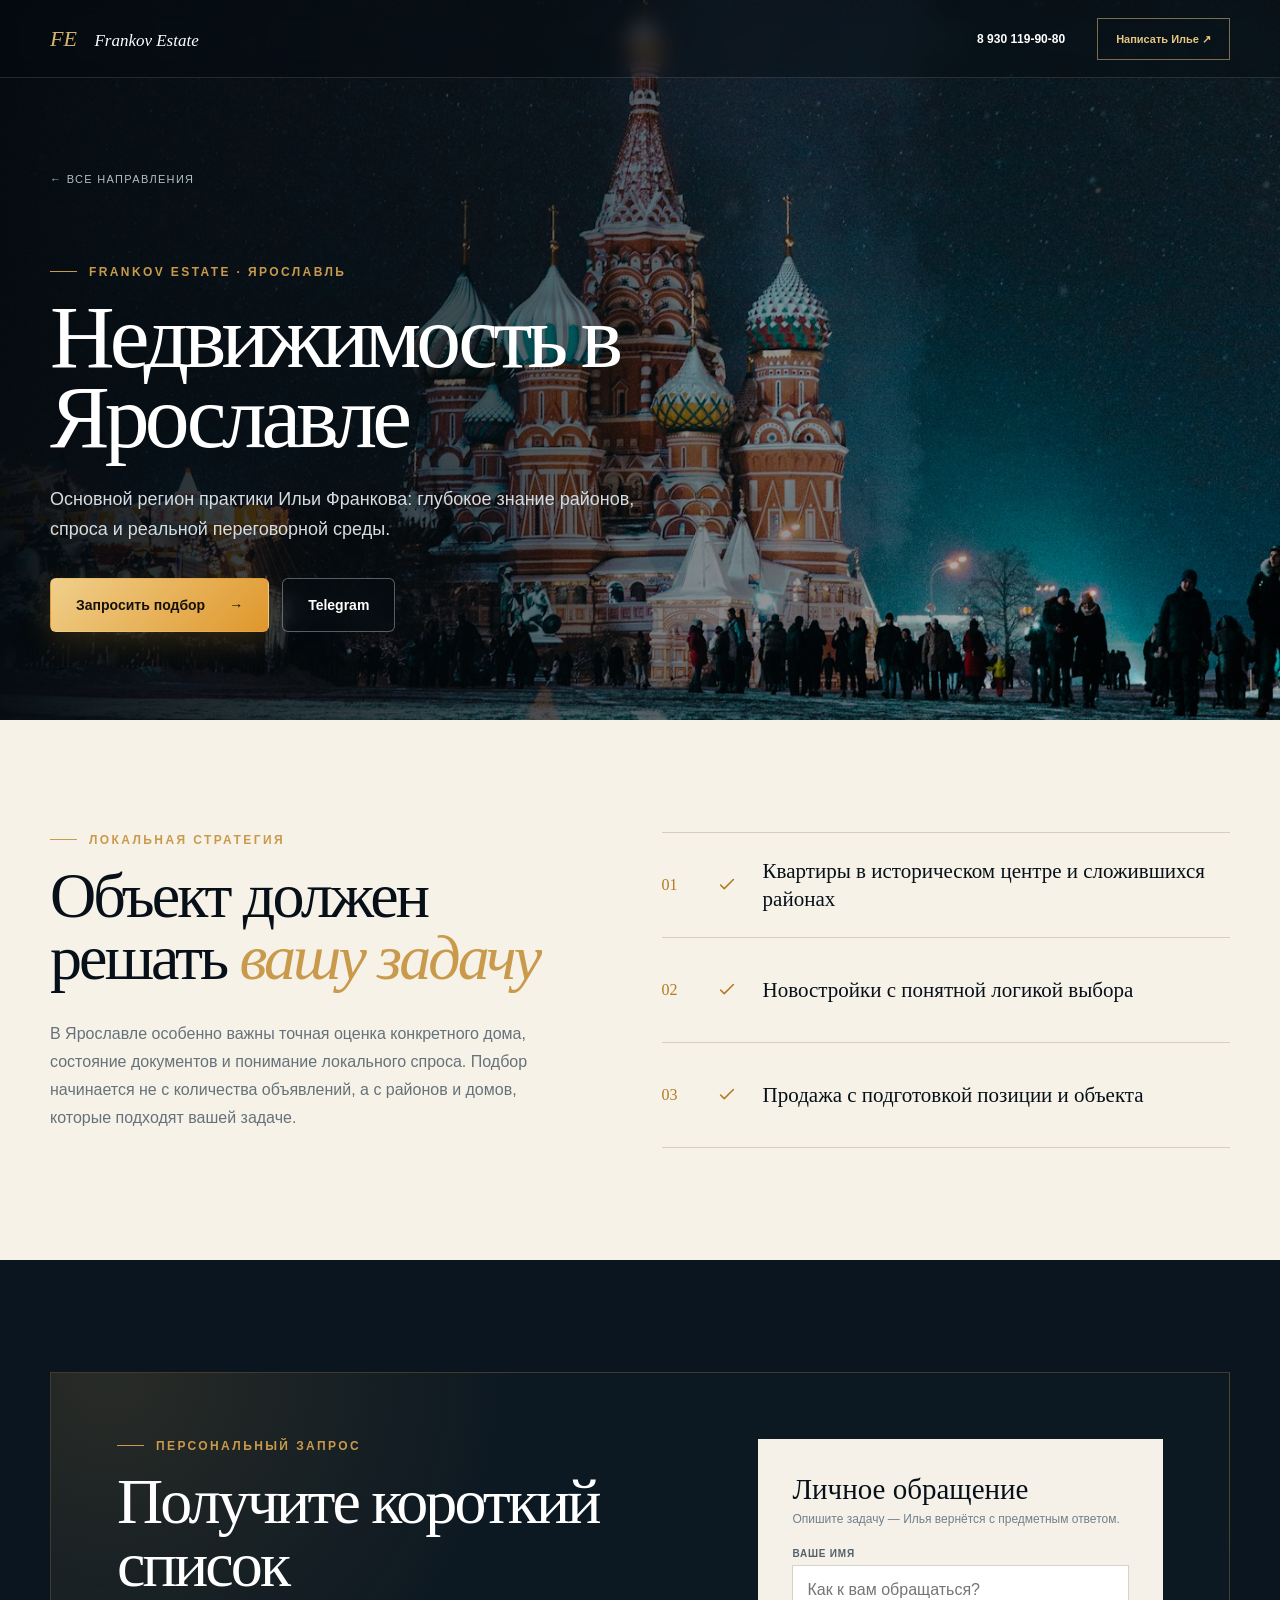
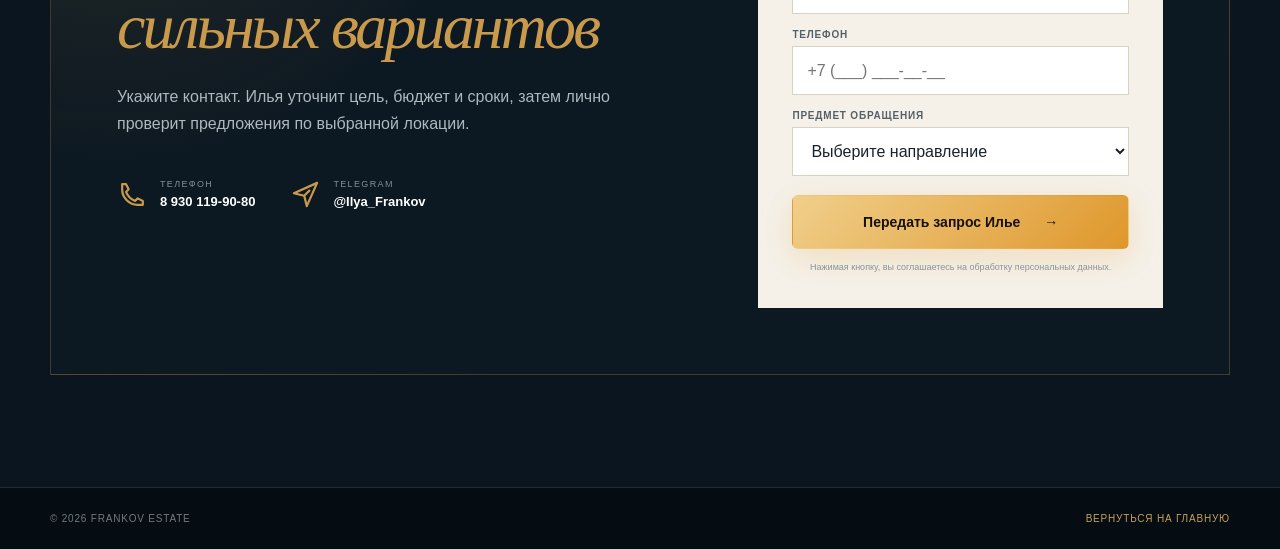
<file: city/yaroslavl/index.html>
<!DOCTYPE html><html lang="ru"><head><meta charSet="utf-8"/><meta name="viewport" content="width=device-width, initial-scale=1"/><link rel="stylesheet" href="/_next/static/chunks/3bc6rick41x5m.css" data-precedence="next"/><link rel="preload" as="script" fetchPriority="low" href="/_next/static/chunks/1jq4o6yq14o4c.js"/><script src="/_next/static/chunks/2imbn557mdp29.js" async=""></script><script src="/_next/static/chunks/3n7dm2ojtyzwn.js" async=""></script><script src="/_next/static/chunks/turbopack-0_ef9nardpfaq.js" async=""></script><script src="/_next/static/chunks/158myu8e_yme3.js" async=""></script><script src="/_next/static/chunks/12l_as4zg53mi.js" async=""></script><meta name="theme-color" content="#071019"/><title>Недвижимость в Ярославле · Frankov Estate</title><meta name="description" content="Основной регион практики Ильи Франкова: глубокое знание районов, спроса и реальной переговорной среды. Подбор, проверка и сопровождение сделки с Ильёй Франковым."/><link rel="author" href="https://frankovfrenk-sys.github.io"/><meta name="author" content="Илья Франков"/><meta name="keywords" content="Илья Франков,Frankov Estate,риелтор Ярославль,эксперт по недвижимости,подбор недвижимости,инвестиции в недвижимость,продажа квартиры"/><meta name="creator" content="Frankov Estate"/><meta name="publisher" content="Frankov Estate"/><meta name="robots" content="index, follow"/><meta name="googlebot" content="index, follow, max-video-preview:-1, max-image-preview:large, max-snippet:-1"/><meta name="category" content="real estate"/><link rel="canonical" href="https://frankovfrenk-sys.github.io/city/yaroslavl/index.html"/><meta property="og:title" content="Недвижимость в Ярославле · Frankov Estate"/><meta property="og:description" content="Основной регион практики Ильи Франкова: глубокое знание районов, спроса и реальной переговорной среды."/><meta property="og:image" content="https://frankovfrenk-sys.github.io/images/cities/yaroslavl.jpg"/><meta name="twitter:card" content="summary_large_image"/><meta name="twitter:title" content="Frankov Estate"/><meta name="twitter:description" content="Частная практика в недвижимости с личной ответственностью за результат."/><meta name="twitter:image" content="https://frankovfrenk-sys.github.io/images/ilya-frankov.png"/><script src="/_next/static/chunks/0cz1d0mv5g_q7.js" noModule=""></script></head><body><div hidden=""><!--$--><!--/$--></div><main class="city-page"><script type="application/ld+json">{"@context":"https://schema.org","@type":"Service","name":"Недвижимость в Ярославле","areaServed":"Ярославль","provider":{"@type":"RealEstateAgent","name":"Frankov Estate — Илья Франков","telephone":"+79301199080"},"url":"https://frankovfrenk-sys.github.io/city/yaroslavl/index.html"}</script><header class="city-topbar"><a href="/" class="city-logo">FE <span>Frankov Estate</span></a><a href="tel:+79301199080">8 930 119-90-80</a><a href="https://t.me/Ilya_Frankov?text=%D0%97%D0%B4%D1%80%D0%B0%D0%B2%D1%81%D1%82%D0%B2%D1%83%D0%B9%D1%82%D0%B5%2C%20%D0%98%D0%BB%D1%8C%D1%8F.%20%D0%98%D0%BD%D1%82%D0%B5%D1%80%D0%B5%D1%81%D1%83%D0%B5%D1%82%20%D0%BD%D0%B5%D0%B4%D0%B2%D0%B8%D0%B6%D0%B8%D0%BC%D0%BE%D1%81%D1%82%D1%8C%3A%20%D0%AF%D1%80%D0%BE%D1%81%D0%BB%D0%B0%D0%B2%D0%BB%D1%8C" target="_blank" rel="noreferrer" class="city-top-cta">Написать Илье ↗</a></header><section class="city-hero" style="background-image:linear-gradient(90deg,rgba(4,10,15,.96),rgba(4,10,15,.5),rgba(4,10,15,.18)),url(&#x27;/images/cities/yaroslavl.jpg&#x27;)"><div class="shell city-hero-inner"><a href="/#geography" class="city-back">← Все направления</a><p class="section-kicker">Frankov Estate · <!-- -->Ярославль</p><h1>Недвижимость в Ярославле</h1><p>Основной регион практики Ильи Франкова: глубокое знание районов, спроса и реальной переговорной среды.</p><div><a href="#city-request" class="button button-gold">Запросить подбор <span>→</span></a><a href="https://t.me/Ilya_Frankov?text=%D0%97%D0%B4%D1%80%D0%B0%D0%B2%D1%81%D1%82%D0%B2%D1%83%D0%B9%D1%82%D0%B5%2C%20%D0%98%D0%BB%D1%8C%D1%8F.%20%D0%98%D0%BD%D1%82%D0%B5%D1%80%D0%B5%D1%81%D1%83%D0%B5%D1%82%20%D0%BD%D0%B5%D0%B4%D0%B2%D0%B8%D0%B6%D0%B8%D0%BC%D0%BE%D1%81%D1%82%D1%8C%3A%20%D0%AF%D1%80%D0%BE%D1%81%D0%BB%D0%B0%D0%B2%D0%BB%D1%8C" target="_blank" rel="noreferrer" class="button button-glass">Telegram</a></div></div></section><section class="section city-expertise"><div class="shell city-expertise-grid"><div><p class="section-kicker">Локальная стратегия</p><h2>Объект должен<br/>решать <em>вашу задачу</em></h2><p>В Ярославле особенно важны точная оценка конкретного дома, состояние документов и понимание локального спроса. Подбор начинается не с количества объявлений, а с районов и домов, которые подходят вашей задаче.</p></div><div class="city-focus"><article><span>0<!-- -->1</span><svg viewBox="0 0 24 24" aria-hidden="true" fill="none" stroke="currentColor" stroke-width="1.7" stroke-linecap="round" stroke-linejoin="round"><path d="m5 12 4 4L19 6"></path></svg><p>Квартиры в историческом центре и сложившихся районах</p></article><article><span>0<!-- -->2</span><svg viewBox="0 0 24 24" aria-hidden="true" fill="none" stroke="currentColor" stroke-width="1.7" stroke-linecap="round" stroke-linejoin="round"><path d="m5 12 4 4L19 6"></path></svg><p>Новостройки с понятной логикой выбора</p></article><article><span>0<!-- -->3</span><svg viewBox="0 0 24 24" aria-hidden="true" fill="none" stroke="currentColor" stroke-width="1.7" stroke-linecap="round" stroke-linejoin="round"><path d="m5 12 4 4L19 6"></path></svg><p>Продажа с подготовкой позиции и объекта</p></article></div></div></section><section class="section city-request" id="city-request"><div class="shell lead-panel"><div class="lead-copy"><p class="section-kicker">Персональный запрос</p><h2>Получите короткий список<br/><em>сильных вариантов</em></h2><p>Укажите контакт. Илья уточнит цель, бюджет и сроки, затем лично проверит предложения по выбранной локации.</p><div class="direct-links"><a href="tel:+79301199080"><svg viewBox="0 0 24 24" aria-hidden="true" fill="none" stroke="currentColor" stroke-width="1.7" stroke-linecap="round" stroke-linejoin="round"><path d="M7 4H4v4c0 6.6 5.4 12 12 12h4v-3l-4-2-2 2c-3-1.2-5.8-4-7-7l2-2-2-4Z"></path></svg><span><small>Телефон</small>8 930 119-90-80</span></a><a href="https://t.me/Ilya_Frankov?text=%D0%97%D0%B4%D1%80%D0%B0%D0%B2%D1%81%D1%82%D0%B2%D1%83%D0%B9%D1%82%D0%B5%2C%20%D0%98%D0%BB%D1%8C%D1%8F.%20%D0%98%D0%BD%D1%82%D0%B5%D1%80%D0%B5%D1%81%D1%83%D0%B5%D1%82%20%D0%BD%D0%B5%D0%B4%D0%B2%D0%B8%D0%B6%D0%B8%D0%BC%D0%BE%D1%81%D1%82%D1%8C%3A%20%D0%AF%D1%80%D0%BE%D1%81%D0%BB%D0%B0%D0%B2%D0%BB%D1%8C" target="_blank" rel="noreferrer"><svg viewBox="0 0 24 24" aria-hidden="true" fill="none" stroke="currentColor" stroke-width="1.7" stroke-linecap="round" stroke-linejoin="round"><path d="m3 11 18-8-8 18-2-8-8-2Zm8 2 4-4"></path></svg><span><small>Telegram</small>@Ilya_Frankov</span></a></div></div><form class="lead-form"><h3>Личное обращение</h3><p>Опишите задачу — Илья вернётся с предметным ответом.</p><label><span>Ваше имя</span><input type="text" placeholder="Как к вам обращаться?" required="" maxLength="80" name="name"/></label><label><span>Телефон</span><input type="tel" placeholder="+7 (___) ___-__-__" required="" minLength="7" maxLength="30" name="phone"/></label><label><span>Предмет обращения</span><select name="interest"><option value="" disabled="" selected="">Выберите направление</option><option>Покупка недвижимости</option><option>Продажа недвижимости</option><option>Инвестиционная стратегия</option><option>Ипотечное решение</option><option>Аренда</option><option>Коммерческая недвижимость</option><option>Индивидуальный вопрос</option></select></label><label class="honeypot" aria-hidden="true"><input tabindex="-1" autoComplete="off" name="company"/></label><button class="button button-gold submit" type="submit">Передать запрос Илье<span>→</span></button><small>Нажимая кнопку, вы соглашаетесь на обработку персональных данных.</small></form></div></section><footer class="city-footer"><div class="shell"><span>© <!-- -->2026<!-- --> Frankov Estate</span><a href="/">Вернуться на главную</a></div></footer></main><!--$--><!--/$--><script src="/_next/static/chunks/1jq4o6yq14o4c.js" id="_R_" async=""></script><script>(self.__next_f=self.__next_f||[]).push([0])</script><script>self.__next_f.push([1,"1:\"$Sreact.fragment\"\n2:I[39756,[\"/_next/static/chunks/158myu8e_yme3.js\"],\"default\"]\n3:I[37457,[\"/_next/static/chunks/158myu8e_yme3.js\"],\"default\"]\n5:I[97367,[\"/_next/static/chunks/158myu8e_yme3.js\"],\"OutletBoundary\"]\n6:\"$Sreact.suspense\"\n9:I[97367,[\"/_next/static/chunks/158myu8e_yme3.js\"],\"ViewportBoundary\"]\nb:I[97367,[\"/_next/static/chunks/158myu8e_yme3.js\"],\"MetadataBoundary\"]\nd:I[68027,[\"/_next/static/chunks/158myu8e_yme3.js\"],\"default\",1]\n:HL[\"/_next/static/chunks/3bc6rick41x5m.css\",\"style\"]\n"])</script><script>self.__next_f.push([1,"0:{\"P\":null,\"c\":[\"\",\"city\",\"yaroslavl\",\"\"],\"q\":\"\",\"i\":false,\"f\":[[[\"\",{\"children\":[\"city\",{\"children\":[[\"slug\",\"yaroslavl\",\"d\",null],{\"children\":[\"__PAGE__\",{}]}]}]},\"$undefined\",\"$undefined\",16],[[\"$\",\"$1\",\"c\",{\"children\":[[[\"$\",\"link\",\"0\",{\"rel\":\"stylesheet\",\"href\":\"/_next/static/chunks/3bc6rick41x5m.css\",\"precedence\":\"next\",\"crossOrigin\":\"$undefined\",\"nonce\":\"$undefined\"}],[\"$\",\"script\",\"script-0\",{\"src\":\"/_next/static/chunks/158myu8e_yme3.js\",\"async\":true,\"nonce\":\"$undefined\"}]],[\"$\",\"html\",null,{\"lang\":\"ru\",\"children\":[\"$\",\"body\",null,{\"children\":[\"$\",\"$L2\",null,{\"parallelRouterKey\":\"children\",\"error\":\"$undefined\",\"errorStyles\":\"$undefined\",\"errorScripts\":\"$undefined\",\"template\":[\"$\",\"$L3\",null,{}],\"templateStyles\":\"$undefined\",\"templateScripts\":\"$undefined\",\"notFound\":[[[\"$\",\"title\",null,{\"children\":\"404: This page could not be found.\"}],[\"$\",\"div\",null,{\"style\":{\"fontFamily\":\"system-ui,\\\"Segoe UI\\\",Roboto,Helvetica,Arial,sans-serif,\\\"Apple Color Emoji\\\",\\\"Segoe UI Emoji\\\"\",\"height\":\"100vh\",\"textAlign\":\"center\",\"display\":\"flex\",\"flexDirection\":\"column\",\"alignItems\":\"center\",\"justifyContent\":\"center\"},\"children\":[\"$\",\"div\",null,{\"children\":[[\"$\",\"style\",null,{\"dangerouslySetInnerHTML\":{\"__html\":\"body{color:#000;background:#fff;margin:0}.next-error-h1{border-right:1px solid rgba(0,0,0,.3)}@media (prefers-color-scheme:dark){body{color:#fff;background:#000}.next-error-h1{border-right:1px solid rgba(255,255,255,.3)}}\"}}],[\"$\",\"h1\",null,{\"className\":\"next-error-h1\",\"style\":{\"display\":\"inline-block\",\"margin\":\"0 20px 0 0\",\"padding\":\"0 23px 0 0\",\"fontSize\":24,\"fontWeight\":500,\"verticalAlign\":\"top\",\"lineHeight\":\"49px\"},\"children\":404}],[\"$\",\"div\",null,{\"style\":{\"display\":\"inline-block\"},\"children\":[\"$\",\"h2\",null,{\"style\":{\"fontSize\":14,\"fontWeight\":400,\"lineHeight\":\"49px\",\"margin\":0},\"children\":\"This page could not be found.\"}]}]]}]}]],[]],\"forbidden\":\"$undefined\",\"unauthorized\":\"$undefined\"}]}]}]]}],{\"children\":[[\"$\",\"$1\",\"c\",{\"children\":[null,[\"$\",\"$L2\",null,{\"parallelRouterKey\":\"children\",\"error\":\"$undefined\",\"errorStyles\":\"$undefined\",\"errorScripts\":\"$undefined\",\"template\":[\"$\",\"$L3\",null,{}],\"templateStyles\":\"$undefined\",\"templateScripts\":\"$undefined\",\"notFound\":\"$undefined\",\"forbidden\":\"$undefined\",\"unauthorized\":\"$undefined\"}]]}],{\"children\":[[\"$\",\"$1\",\"c\",{\"children\":[null,[\"$\",\"$L2\",null,{\"parallelRouterKey\":\"children\",\"error\":\"$undefined\",\"errorStyles\":\"$undefined\",\"errorScripts\":\"$undefined\",\"template\":[\"$\",\"$L3\",null,{}],\"templateStyles\":\"$undefined\",\"templateScripts\":\"$undefined\",\"notFound\":\"$undefined\",\"forbidden\":\"$undefined\",\"unauthorized\":\"$undefined\"}]]}],{\"children\":[[\"$\",\"$1\",\"c\",{\"children\":[\"$L4\",[[\"$\",\"script\",\"script-0\",{\"src\":\"/_next/static/chunks/12l_as4zg53mi.js\",\"async\":true,\"nonce\":\"$undefined\"}]],[\"$\",\"$L5\",null,{\"children\":[\"$\",\"$6\",null,{\"name\":\"Next.MetadataOutlet\",\"children\":\"$@7\"}]}]]}],{},null,false,null]},null,false,\"$@8\"]},null,false,\"$@8\"]},null,false,null],[\"$\",\"$1\",\"h\",{\"children\":[null,[\"$\",\"$L9\",null,{\"children\":\"$La\"}],[\"$\",\"div\",null,{\"hidden\":true,\"children\":[\"$\",\"$Lb\",null,{\"children\":[\"$\",\"$6\",null,{\"name\":\"Next.Metadata\",\"children\":\"$Lc\"}]}]}],null]}],false]],\"m\":\"$undefined\",\"G\":[\"$d\",[[\"$\",\"link\",\"0\",{\"rel\":\"stylesheet\",\"href\":\"/_next/static/chunks/3bc6rick41x5m.css\",\"precedence\":\"next\",\"crossOrigin\":\"$undefined\",\"nonce\":\"$undefined\"}]]],\"S\":true,\"h\":null,\"s\":\"$undefined\",\"l\":\"$undefined\",\"p\":\"$undefined\",\"d\":\"$undefined\",\"b\":\"2o9XBruqfylC10xn5o4DB\"}\n"])</script><script>self.__next_f.push([1,"e:[]\n8:\"$We\"\n"])</script><script>self.__next_f.push([1,"4:[\"$\",\"main\",null,{\"className\":\"city-page\",\"children\":[[\"$\",\"script\",null,{\"type\":\"application/ld+json\",\"dangerouslySetInnerHTML\":{\"__html\":\"{\\\"@context\\\":\\\"https://schema.org\\\",\\\"@type\\\":\\\"Service\\\",\\\"name\\\":\\\"Недвижимость в Ярославле\\\",\\\"areaServed\\\":\\\"Ярославль\\\",\\\"provider\\\":{\\\"@type\\\":\\\"RealEstateAgent\\\",\\\"name\\\":\\\"Frankov Estate — Илья Франков\\\",\\\"telephone\\\":\\\"+79301199080\\\"},\\\"url\\\":\\\"https://frankovfrenk-sys.github.io/city/yaroslavl/index.html\\\"}\"}}],[\"$\",\"header\",null,{\"className\":\"city-topbar\",\"children\":[[\"$\",\"a\",null,{\"href\":\"/\",\"className\":\"city-logo\",\"children\":[\"FE \",[\"$\",\"span\",null,{\"children\":\"Frankov Estate\"}]]}],[\"$\",\"a\",null,{\"href\":\"tel:+79301199080\",\"children\":\"8 930 119-90-80\"}],[\"$\",\"a\",null,{\"href\":\"https://t.me/Ilya_Frankov?text=%D0%97%D0%B4%D1%80%D0%B0%D0%B2%D1%81%D1%82%D0%B2%D1%83%D0%B9%D1%82%D0%B5%2C%20%D0%98%D0%BB%D1%8C%D1%8F.%20%D0%98%D0%BD%D1%82%D0%B5%D1%80%D0%B5%D1%81%D1%83%D0%B5%D1%82%20%D0%BD%D0%B5%D0%B4%D0%B2%D0%B8%D0%B6%D0%B8%D0%BC%D0%BE%D1%81%D1%82%D1%8C%3A%20%D0%AF%D1%80%D0%BE%D1%81%D0%BB%D0%B0%D0%B2%D0%BB%D1%8C\",\"target\":\"_blank\",\"rel\":\"noreferrer\",\"className\":\"city-top-cta\",\"children\":\"Написать Илье ↗\"}]]}],[\"$\",\"section\",null,{\"className\":\"city-hero\",\"style\":{\"backgroundImage\":\"linear-gradient(90deg,rgba(4,10,15,.96),rgba(4,10,15,.5),rgba(4,10,15,.18)),url('/images/cities/yaroslavl.jpg')\"},\"children\":[\"$\",\"div\",null,{\"className\":\"shell city-hero-inner\",\"children\":[[\"$\",\"a\",null,{\"href\":\"/#geography\",\"className\":\"city-back\",\"children\":\"← Все направления\"}],[\"$\",\"p\",null,{\"className\":\"section-kicker\",\"children\":[\"Frankov Estate · \",\"Ярославль\"]}],[\"$\",\"h1\",null,{\"children\":\"Недвижимость в Ярославле\"}],[\"$\",\"p\",null,{\"children\":\"Основной регион практики Ильи Франкова: глубокое знание районов, спроса и реальной переговорной среды.\"}],[\"$\",\"div\",null,{\"children\":[[\"$\",\"a\",null,{\"href\":\"#city-request\",\"className\":\"button button-gold\",\"children\":[\"Запросить подбор \",[\"$\",\"span\",null,{\"children\":\"→\"}]]}],[\"$\",\"a\",null,{\"href\":\"https://t.me/Ilya_Frankov?text=%D0%97%D0%B4%D1%80%D0%B0%D0%B2%D1%81%D1%82%D0%B2%D1%83%D0%B9%D1%82%D0%B5%2C%20%D0%98%D0%BB%D1%8C%D1%8F.%20%D0%98%D0%BD%D1%82%D0%B5%D1%80%D0%B5%D1%81%D1%83%D0%B5%D1%82%20%D0%BD%D0%B5%D0%B4%D0%B2%D0%B8%D0%B6%D0%B8%D0%BC%D0%BE%D1%81%D1%82%D1%8C%3A%20%D0%AF%D1%80%D0%BE%D1%81%D0%BB%D0%B0%D0%B2%D0%BB%D1%8C\",\"target\":\"_blank\",\"rel\":\"noreferrer\",\"className\":\"button button-glass\",\"children\":\"Telegram\"}]]}]]}]}],[\"$\",\"section\",null,{\"className\":\"section city-expertise\",\"children\":[\"$\",\"div\",null,{\"className\":\"shell city-expertise-grid\",\"children\":[[\"$\",\"div\",null,{\"children\":[[\"$\",\"p\",null,{\"className\":\"section-kicker\",\"children\":\"Локальная стратегия\"}],[\"$\",\"h2\",null,{\"children\":[\"Объект должен\",[\"$\",\"br\",null,{}],\"решать \",[\"$\",\"em\",null,{\"children\":\"вашу задачу\"}]]}],[\"$\",\"p\",null,{\"children\":\"В Ярославле особенно важны точная оценка конкретного дома, состояние документов и понимание локального спроса. Подбор начинается не с количества объявлений, а с районов и домов, которые подходят вашей задаче.\"}]]}],[\"$\",\"div\",null,{\"className\":\"city-focus\",\"children\":[[\"$\",\"article\",\"Квартиры в историческом центре и сложившихся районах\",{\"children\":[[\"$\",\"span\",null,{\"children\":[\"0\",1]}],[\"$\",\"svg\",null,{\"viewBox\":\"0 0 24 24\",\"aria-hidden\":\"true\",\"fill\":\"none\",\"stroke\":\"currentColor\",\"strokeWidth\":\"1.7\",\"strokeLinecap\":\"round\",\"strokeLinejoin\":\"round\",\"children\":[\"$\",\"path\",null,{\"d\":\"m5 12 4 4L19 6\"}]}],[\"$\",\"p\",null,{\"children\":\"Квартиры в историческом центре и сложившихся районах\"}]]}],[\"$\",\"article\",\"Новостройки с понятной логикой выбора\",{\"children\":[[\"$\",\"span\",null,{\"children\":[\"0\",2]}],[\"$\",\"svg\",null,{\"viewBox\":\"0 0 24 24\",\"aria-hidden\":\"true\",\"fill\":\"none\",\"stroke\":\"currentColor\",\"strokeWidth\":\"1.7\",\"strokeLinecap\":\"round\",\"strokeLinejoin\":\"round\",\"children\":[\"$\",\"path\",null,{\"d\":\"m5 12 4 4L19 6\"}]}],[\"$\",\"p\",null,{\"children\":\"Новостройки с понятной логикой выбора\"}]]}],[\"$\",\"article\",\"Продажа с подготовкой позиции и объекта\",{\"children\":[[\"$\",\"span\",null,{\"children\":[\"0\",3]}],[\"$\",\"svg\",null,{\"viewBox\":\"0 0 24 24\",\"aria-hidden\":\"true\",\"fill\":\"none\",\"stroke\":\"currentColor\",\"strokeWidth\":\"1.7\",\"strokeLinecap\":\"round\",\"strokeLinejoin\":\"round\",\"children\":\"$Lf\"}],\"$L10\"]}]]}]]}]}],\"$L11\",\"$L12\"]}]\n"])</script><script>self.__next_f.push([1,"13:I[95147,[\"/_next/static/chunks/158myu8e_yme3.js\",\"/_next/static/chunks/12l_as4zg53mi.js\"],\"default\"]\nf:[\"$\",\"path\",null,{\"d\":\"m5 12 4 4L19 6\"}]\n10:[\"$\",\"p\",null,{\"children\":\"Продажа с подготовкой позиции и объекта\"}]\n"])</script><script>self.__next_f.push([1,"11:[\"$\",\"section\",null,{\"className\":\"section city-request\",\"id\":\"city-request\",\"children\":[\"$\",\"div\",null,{\"className\":\"shell lead-panel\",\"children\":[[\"$\",\"div\",null,{\"className\":\"lead-copy\",\"children\":[[\"$\",\"p\",null,{\"className\":\"section-kicker\",\"children\":\"Персональный запрос\"}],[\"$\",\"h2\",null,{\"children\":[\"Получите короткий список\",[\"$\",\"br\",null,{}],[\"$\",\"em\",null,{\"children\":\"сильных вариантов\"}]]}],[\"$\",\"p\",null,{\"children\":\"Укажите контакт. Илья уточнит цель, бюджет и сроки, затем лично проверит предложения по выбранной локации.\"}],[\"$\",\"div\",null,{\"className\":\"direct-links\",\"children\":[[\"$\",\"a\",null,{\"href\":\"tel:+79301199080\",\"children\":[[\"$\",\"svg\",null,{\"viewBox\":\"0 0 24 24\",\"aria-hidden\":\"true\",\"fill\":\"none\",\"stroke\":\"currentColor\",\"strokeWidth\":\"1.7\",\"strokeLinecap\":\"round\",\"strokeLinejoin\":\"round\",\"children\":[\"$\",\"path\",null,{\"d\":\"M7 4H4v4c0 6.6 5.4 12 12 12h4v-3l-4-2-2 2c-3-1.2-5.8-4-7-7l2-2-2-4Z\"}]}],[\"$\",\"span\",null,{\"children\":[[\"$\",\"small\",null,{\"children\":\"Телефон\"}],\"8 930 119-90-80\"]}]]}],[\"$\",\"a\",null,{\"href\":\"https://t.me/Ilya_Frankov?text=%D0%97%D0%B4%D1%80%D0%B0%D0%B2%D1%81%D1%82%D0%B2%D1%83%D0%B9%D1%82%D0%B5%2C%20%D0%98%D0%BB%D1%8C%D1%8F.%20%D0%98%D0%BD%D1%82%D0%B5%D1%80%D0%B5%D1%81%D1%83%D0%B5%D1%82%20%D0%BD%D0%B5%D0%B4%D0%B2%D0%B8%D0%B6%D0%B8%D0%BC%D0%BE%D1%81%D1%82%D1%8C%3A%20%D0%AF%D1%80%D0%BE%D1%81%D0%BB%D0%B0%D0%B2%D0%BB%D1%8C\",\"target\":\"_blank\",\"rel\":\"noreferrer\",\"children\":[[\"$\",\"svg\",null,{\"viewBox\":\"0 0 24 24\",\"aria-hidden\":\"true\",\"fill\":\"none\",\"stroke\":\"currentColor\",\"strokeWidth\":\"1.7\",\"strokeLinecap\":\"round\",\"strokeLinejoin\":\"round\",\"children\":[\"$\",\"path\",null,{\"d\":\"m3 11 18-8-8 18-2-8-8-2Zm8 2 4-4\"}]}],[\"$\",\"span\",null,{\"children\":[[\"$\",\"small\",null,{\"children\":\"Telegram\"}],\"@Ilya_Frankov\"]}]]}]]}]]}],[\"$\",\"$L13\",null,{}]]}]}]\n"])</script><script>self.__next_f.push([1,"12:[\"$\",\"footer\",null,{\"className\":\"city-footer\",\"children\":[\"$\",\"div\",null,{\"className\":\"shell\",\"children\":[[\"$\",\"span\",null,{\"children\":[\"© \",2026,\" Frankov Estate\"]}],[\"$\",\"a\",null,{\"href\":\"/\",\"children\":\"Вернуться на главную\"}]]}]}]\n"])</script><script>self.__next_f.push([1,"a:[[\"$\",\"meta\",\"0\",{\"charSet\":\"utf-8\"}],[\"$\",\"meta\",\"1\",{\"name\":\"viewport\",\"content\":\"width=device-width, initial-scale=1\"}],[\"$\",\"meta\",\"2\",{\"name\":\"theme-color\",\"content\":\"#071019\"}]]\n"])</script><script>self.__next_f.push([1,"7:null\n"])</script><script>self.__next_f.push([1,"c:[[\"$\",\"title\",\"0\",{\"children\":\"Недвижимость в Ярославле · Frankov Estate\"}],[\"$\",\"meta\",\"1\",{\"name\":\"description\",\"content\":\"Основной регион практики Ильи Франкова: глубокое знание районов, спроса и реальной переговорной среды. Подбор, проверка и сопровождение сделки с Ильёй Франковым.\"}],[\"$\",\"link\",\"2\",{\"rel\":\"author\",\"href\":\"https://frankovfrenk-sys.github.io\"}],[\"$\",\"meta\",\"3\",{\"name\":\"author\",\"content\":\"Илья Франков\"}],[\"$\",\"meta\",\"4\",{\"name\":\"keywords\",\"content\":\"Илья Франков,Frankov Estate,риелтор Ярославль,эксперт по недвижимости,подбор недвижимости,инвестиции в недвижимость,продажа квартиры\"}],[\"$\",\"meta\",\"5\",{\"name\":\"creator\",\"content\":\"Frankov Estate\"}],[\"$\",\"meta\",\"6\",{\"name\":\"publisher\",\"content\":\"Frankov Estate\"}],[\"$\",\"meta\",\"7\",{\"name\":\"robots\",\"content\":\"index, follow\"}],[\"$\",\"meta\",\"8\",{\"name\":\"googlebot\",\"content\":\"index, follow, max-video-preview:-1, max-image-preview:large, max-snippet:-1\"}],[\"$\",\"meta\",\"9\",{\"name\":\"category\",\"content\":\"real estate\"}],[\"$\",\"link\",\"10\",{\"rel\":\"canonical\",\"href\":\"https://frankovfrenk-sys.github.io/city/yaroslavl/index.html\"}],[\"$\",\"meta\",\"11\",{\"property\":\"og:title\",\"content\":\"Недвижимость в Ярославле · Frankov Estate\"}],[\"$\",\"meta\",\"12\",{\"property\":\"og:description\",\"content\":\"Основной регион практики Ильи Франкова: глубокое знание районов, спроса и реальной переговорной среды.\"}],[\"$\",\"meta\",\"13\",{\"property\":\"og:image\",\"content\":\"https://frankovfrenk-sys.github.io/images/cities/yaroslavl.jpg\"}],[\"$\",\"meta\",\"14\",{\"name\":\"twitter:card\",\"content\":\"summary_large_image\"}],[\"$\",\"meta\",\"15\",{\"name\":\"twitter:title\",\"content\":\"Frankov Estate\"}],[\"$\",\"meta\",\"16\",{\"name\":\"twitter:description\",\"content\":\"Частная практика в недвижимости с личной ответственностью за результат.\"}],[\"$\",\"meta\",\"17\",{\"name\":\"twitter:image\",\"content\":\"https://frankovfrenk-sys.github.io/images/ilya-frankov.png\"}]]\n"])</script></body></html>
</file>
<file: _next/static/chunks/3bc6rick41x5m.css>
:root{--ink:#071019;--ink-2:#0a151f;--panel:#101c27;--gold:#c99a4b;--gold-light:#f0cf8b;--cream:#f7f2e8;--muted:#9eabb5;--line:#ffffff1f;--serif:Georgia, "Times New Roman", serif}*{box-sizing:border-box}html{scroll-behavior:smooth}body{background:var(--ink);color:#fff;-webkit-font-smoothing:antialiased;margin:0;font-family:Arial,Helvetica,sans-serif}a{color:inherit;text-decoration:none}button,input,select{font:inherit}button,a{-webkit-tap-highlight-color:transparent}img{max-width:100%}.shell{width:min(1180px,100% - 48px);margin-inline:auto}.section{padding:112px 0}.section-kicker{color:var(--gold);letter-spacing:.2em;text-transform:uppercase;margin:0 0 18px;font-size:12px;font-weight:800}.section-kicker:before{content:"";background:var(--gold);width:27px;height:1px;margin:0 12px 4px 0;display:inline-block}h1,h2,h3,p{margin-top:0}h2{font-family:var(--serif);letter-spacing:-.045em;margin-bottom:0;font-size:clamp(42px,5vw,68px);font-weight:400;line-height:.98}h2 em{color:var(--gold);font-weight:400}.button{border:1px solid #0000;border-radius:6px;justify-content:center;align-items:center;gap:24px;min-height:54px;padding:0 25px;font-size:14px;font-weight:800;transition:transform .2s,background .2s,box-shadow .2s;display:inline-flex}.button:hover{transform:translateY(-2px)}.button-gold{background:linear-gradient(135deg, var(--gold-light), #df972b);color:#15110a;box-shadow:0 9px 32px #dd972b38}.button-gold:hover{box-shadow:0 13px 36px #dd972b57}.button-glass{-webkit-backdrop-filter:blur(10px);backdrop-filter:blur(10px);background:#050c1259;border-color:#ffffff57}.button-glass:hover{background:#ffffff1a}.site-header{z-index:30;-webkit-backdrop-filter:blur(4px);backdrop-filter:blur(4px);background:linear-gradient(#03090ee0,#03090e47);border-bottom:1px solid #ffffff1a;position:absolute;inset:0 0 auto}.header-inner{align-items:center;gap:30px;height:86px;display:flex}.brand{flex:none;width:154px}.wordmark{color:#fff;grid-template-rows:29px 15px;grid-template-columns:43px 1fr;align-items:center;width:154px;display:grid;position:relative}.wordmark i{color:#e5c27f;width:39px;height:39px;font-family:var(--serif);letter-spacing:-.08em;border:1px solid #caa052;grid-row:1/3;place-items:center;font-size:18px;font-style:italic;display:grid}.wordmark strong{font-family:var(--serif);letter-spacing:-.04em;align-self:end;font-size:24px;font-style:italic;font-weight:400;line-height:1}.wordmark small{color:#d4b36f;letter-spacing:.36em;align-self:start;font-size:7px}.nav{align-items:center;gap:28px;margin-left:auto;display:flex}.nav a{color:#e8edf0;font-size:13px;transition:color .2s}.nav a:hover{color:var(--gold-light)}.nav-mobile-cta{display:none}.header-phone{border-left:1px solid var(--line);flex-direction:column;min-width:130px;padding-left:18px;display:flex}.header-phone span{font-size:13px;font-weight:700}.header-phone b{color:var(--gold);letter-spacing:.12em;text-transform:uppercase;margin-top:4px;font-size:10px}.header-cta{min-height:44px;padding-inline:18px;font-size:12px}.menu-toggle{display:none}.hero{background:#050c12;min-height:830px;position:relative;overflow:hidden}.hero-media{background:url(/images/ilya-frankov.png) 62% 43%/cover no-repeat;position:absolute;inset:0;transform:scale(1.005)}.hero-shade{background:linear-gradient(90deg,#03090efa 0%,#03090ee6 29%,#03090e61 59%,#03090e14 100%),linear-gradient(#0003 0%,#0000 68%,#071019 100%);position:absolute;inset:0}.hero-grid{z-index:2;grid-template-columns:minmax(0,720px) 230px;justify-content:space-between;align-items:center;gap:60px;min-height:725px;padding-top:98px;display:grid;position:relative}.hero-copy{padding:54px 0 20px}.eyebrow{color:#cad2d8;letter-spacing:.14em;text-transform:uppercase;align-items:center;margin-bottom:25px;font-size:12px;font-weight:700;display:flex}.eyebrow span{background:var(--gold);width:32px;height:1px;margin-right:12px}.hero h1{font-family:var(--serif);letter-spacing:-.06em;text-shadow:0 4px 30px #0000004d;margin-bottom:25px;font-size:clamp(62px,6.4vw,94px);font-weight:400;line-height:.91}.hero h1 em{color:var(--gold);font-weight:400}.hero-lead{color:#dce2e6;max-width:580px;margin-bottom:25px;font-size:18px;line-height:1.55}.trust-row{gap:28px;margin-bottom:28px;display:flex}.trust-row span{color:#d2dae0;align-items:center;gap:9px;max-width:160px;font-size:12px;line-height:1.3;display:flex}.trust-row svg{width:25px;min-width:25px;color:var(--gold)}.hero-actions{gap:14px;display:flex}.microcopy{color:#aeb9c1;align-items:center;gap:9px;margin-top:15px;font-size:11px;display:flex}.microcopy svg{width:15px;color:var(--gold)}.rating-card{text-align:center;-webkit-backdrop-filter:blur(15px);backdrop-filter:blur(15px);background:#050c12cc;border:1px solid #ffffff29;border-radius:17px;padding:27px 23px 23px;box-shadow:0 30px 60px #00000057}.rating-card .rating-stars{color:var(--gold);letter-spacing:4px;font-size:14px}.rating-card strong{color:var(--gold-light);font-family:var(--serif);margin:5px 0 0;font-size:54px;font-weight:400;line-height:1;display:block}.rating-card p{color:#b9c2c9;margin:6px 0 16px;font-size:11px}.rating-line{background:var(--line);height:1px;margin-bottom:16px}.rating-card b{margin-bottom:14px;font-size:13px;display:block}.rating-card a{color:var(--gold-light);font-size:11px}.hero-signature{z-index:4;opacity:.72;flex-direction:column;align-items:flex-end;display:flex;position:absolute;bottom:34px;right:4.5vw}.hero-signature span{color:#0000;font-family:var(--serif);-webkit-text-stroke:1px #ebcb8e57;font-size:clamp(70px,9vw,150px);font-style:italic;line-height:.7}.hero-signature small{color:#d7b774;letter-spacing:.5em;margin-top:20px;font-size:8px}.region-bar{z-index:3;border-top:1px solid var(--line);-webkit-backdrop-filter:blur(14px);backdrop-filter:blur(14px);background:#040b11c4;position:absolute;inset:auto 0 0}.region-inner{align-items:center;gap:45px;min-height:130px;display:flex}.region-inner>p{color:#ced5da;min-width:140px;margin:0;font-size:14px;line-height:1.35}.region-list{flex:1;grid-template-columns:repeat(6,1fr);display:grid}.region-list span{border-left:1px solid var(--line);min-height:63px;font-family:var(--serif);padding:30px 10px 0 15px;font-size:14px;position:relative}.region-list i{color:var(--gold);font-family:Arial,sans-serif;font-size:9px;font-style:normal;position:absolute;top:6px}.services{background:var(--cream);color:var(--ink)}.section-head{grid-template-columns:1.1fr .7fr;align-items:end;gap:80px;margin-bottom:65px;display:grid}.section-head>p{color:#63717b;margin-bottom:0;font-size:16px;line-height:1.7}.service-grid{border-top:1px solid #d8d2c6;border-left:1px solid #d8d2c6;grid-template-columns:repeat(3,1fr);display:grid}.service-card{border-bottom:1px solid #d8d2c6;border-right:1px solid #d8d2c6;min-height:310px;padding:36px;transition:background .25s,transform .25s}.service-card:hover{z-index:1;background:#fff;position:relative;transform:translateY(-4px);box-shadow:0 22px 50px #121a1f14}.icon-box{color:#b27a1d;border:1px solid #d6b263;place-items:center;width:49px;height:49px;margin-bottom:35px;display:grid}.icon-box svg{width:27px}.service-card h3{font-family:var(--serif);margin-bottom:12px;font-size:24px;font-weight:400}.service-card p{color:#68747c;min-height:62px;margin-bottom:25px;font-size:14px;line-height:1.55}.service-card a{color:#9b6816;text-transform:uppercase;letter-spacing:.06em;font-size:12px;font-weight:800}.service-card a span{margin-left:6px}.about{background:#09141e}.about-grid{grid-template-columns:.88fr 1.12fr;align-items:center;gap:90px;display:grid}.about-photo{background:linear-gradient(#0000 55%,#03080c38),url(/images/ilya-frankov.png) 61% 46%/auto 115% no-repeat;min-height:630px;position:relative;box-shadow:-24px 24px #e7ad4514}.about-photo:before{content:"";border:1px solid #ffffff38;position:absolute;inset:17px}.photo-badge{background:var(--gold);color:#15110a;flex-direction:column;justify-content:center;width:190px;min-height:106px;padding:20px 24px;display:flex;position:absolute;bottom:44px;right:-40px}.photo-badge b{font-family:var(--serif);font-size:27px;font-weight:400}.photo-badge span{letter-spacing:.1em;text-transform:uppercase;margin-top:4px;font-size:11px}.about-copy h2{margin-bottom:26px}.about-lead{color:#aeb8bf;max-width:610px;margin-bottom:30px;font-size:17px;line-height:1.65}.about-copy ul{gap:17px;margin:0 0 38px;padding:0;list-style:none;display:grid}.about-copy li{color:#b9c3ca;align-items:flex-start;gap:14px;font-size:14px;line-height:1.5;display:flex}.about-copy li svg{width:19px;min-width:19px;color:var(--gold);margin-top:1px}.about-copy li b{color:#fff}.about-actions{align-items:center;gap:30px;display:flex}.text-link{color:var(--gold-light);border-bottom:1px solid #e7ad4580;font-size:13px}.process{background:#0c1822}.section-head.compact{grid-template-columns:1fr;margin-bottom:60px}.step-grid{border-top:1px solid var(--line);grid-template-columns:repeat(3,1fr);display:grid}.step-grid article{border-right:1px solid var(--line);min-height:260px;padding:45px 40px;position:relative}.step-grid article:last-child{border-right:0}.step-grid span{color:var(--gold);font-family:var(--serif);margin-bottom:43px;font-size:24px;display:block}.step-grid h3{font-family:var(--serif);margin-bottom:12px;font-size:27px;font-weight:400}.step-grid p{max-width:270px;color:var(--muted);margin-bottom:0;font-size:14px;line-height:1.6}.reviews{background:var(--cream);color:var(--ink)}.reviews-head{justify-content:space-between;align-items:end;gap:50px;margin-bottom:60px;display:flex}.score{border-left:1px solid #d8d2c6;grid-template-columns:auto auto;align-items:center;gap:0 14px;min-width:215px;padding-left:30px;display:grid}.score b{font-family:var(--serif);grid-row:1/3;font-size:60px;font-weight:400;line-height:1}.score span{color:#d79324;letter-spacing:2px;font-size:14px}.score small{color:#6e787f;font-size:10px}.review-grid{grid-template-columns:repeat(3,1fr);gap:18px;display:grid}.review-grid article{background:#fff;border:1px solid #d8d2c6;min-height:330px;padding:34px;position:relative}.quote{color:#e6dcc8;font-family:var(--serif);font-size:80px;line-height:1;position:absolute;top:12px;right:26px}.stars{color:#d79324;letter-spacing:3px;margin-bottom:24px;font-size:12px}.review-grid article>p{color:#56636b;min-height:150px;margin-bottom:25px;font-size:14px;line-height:1.75}.review-grid footer{align-items:center;gap:12px;display:flex}.review-grid footer>span{background:var(--ink);width:42px;height:42px;color:var(--gold-light);font-family:var(--serif);border-radius:50%;place-items:center;display:grid}.review-grid footer b,.review-grid footer small{display:block}.review-grid footer b{font-size:13px}.review-grid footer small{color:#8a949a;margin-top:4px;font-size:10px}.reviews-link{color:#936316;width:max-content;margin:35px auto 0;font-size:13px;font-weight:800;display:block}.reviews-link span{margin-left:7px}.lead-section{background:#071019;padding:90px 0}.lead-panel{background:radial-gradient(circle at 5% 0,#e7ad4521,#0000 32%),#0c1822;border:1px solid #e7ad453d;grid-template-columns:1.05fr .75fr;gap:75px;padding:66px;display:grid}.lead-copy h2{margin-bottom:25px}.lead-copy>p:not(.section-kicker){color:#aeb8bf;max-width:520px;line-height:1.65}.direct-links{gap:35px;margin-top:42px;display:flex}.direct-links a{align-items:center;gap:12px;display:flex}.direct-links svg{width:31px;color:var(--gold)}.direct-links small,.direct-links span{display:block}.direct-links span{font-size:13px;font-weight:700}.direct-links small{color:#83909a;letter-spacing:.15em;text-transform:uppercase;margin-bottom:5px;font-size:9px;font-weight:500}.lead-form{color:var(--ink);background:#f5f1e9;padding:34px}.lead-form h3{font-family:var(--serif);margin-bottom:6px;font-size:29px;font-weight:400}.lead-form>p{color:#71808a;margin-bottom:22px;font-size:12px}.lead-form label{margin-bottom:15px;display:block}.lead-form label>span{color:#53616a;letter-spacing:.08em;text-transform:uppercase;margin-bottom:6px;font-size:10px;font-weight:800;display:block}.lead-form input,.lead-form select{color:#18232b;background:#fff;border:1px solid #d7d1c6;border-radius:0;outline:0;width:100%;height:49px;padding:0 14px}.lead-form input:focus,.lead-form select:focus{border-color:#ba8126;box-shadow:0 0 0 2px #ba81261f}.lead-form .submit{width:100%;margin-top:4px}.lead-form .submit:disabled{opacity:.7;cursor:wait}.lead-form>small{color:#8a949a;text-align:center;margin-top:12px;font-size:9px;line-height:1.4;display:block}.form-error{background:#ffe6e1;padding:10px;line-height:1.4;color:#8a2c1e!important}.lead-success{min-height:450px;color:var(--ink);text-align:center;background:#f5f1e9;flex-direction:column;justify-content:center;align-items:center;padding:40px;display:flex}.lead-success>span{color:#a66e17;border:1px solid #bd852d;border-radius:50%;place-items:center;width:64px;height:64px;margin-bottom:20px;font-size:27px;display:grid}.lead-success h3{font-family:var(--serif);margin-bottom:9px;font-size:30px;font-weight:400}.lead-success p{color:#6b7880}.lead-success button{color:#9b6816;cursor:pointer;background:0 0;border:0;border-bottom:1px solid #9b6816}.faq{background:var(--cream);color:var(--ink)}.faq-grid{grid-template-columns:.65fr 1fr;gap:100px;display:grid}.faq-grid>div:first-child>p:last-child{color:#6a777f;max-width:330px;margin-top:25px;line-height:1.6}.faq-list{border-top:1px solid #cfc8bb}.faq-list details{border-bottom:1px solid #cfc8bb}.faq-list summary{min-height:77px;font-family:var(--serif);cursor:pointer;justify-content:space-between;align-items:center;gap:20px;font-size:20px;list-style:none;display:flex}.faq-list summary::-webkit-details-marker{display:none}.faq-list summary span{color:#ae761e;font-family:Arial,sans-serif;font-size:25px;font-weight:300;transition:transform .2s}.faq-list details[open] summary span{transform:rotate(45deg)}.faq-list details p{color:#65727a;max-width:640px;padding:0 35px 24px 0;font-size:14px;line-height:1.65}.footer{background:#050c12;padding:70px 0 25px}.footer-grid{grid-template-columns:1.2fr .6fr .65fr .85fr;gap:65px;display:grid}.footer-brand img{mix-blend-mode:screen;width:205px}.footer-brand p{color:#7e8b94;max-width:250px;margin-top:18px;font-size:12px;line-height:1.6}.footer h3{color:#78858e;letter-spacing:.13em;text-transform:uppercase;margin-bottom:20px;font-size:10px}.footer-grid>div:not(.footer-brand):not(.footer-cta) a{color:#c4cdd3;width:max-content;margin-bottom:11px;font-size:12px;display:block}.footer-grid>div:not(.footer-brand):not(.footer-cta) a:hover{color:var(--gold)}.footer-cta p{color:#cbd3d8;font-family:var(--serif);font-size:20px;line-height:1.3}.footer-cta .button{min-height:46px}.footer-bottom{border-top:1px solid var(--line);color:#61707a;text-transform:uppercase;letter-spacing:.05em;justify-content:space-between;margin-top:60px;padding-top:20px;font-size:9px;display:flex}.mobile-bar{display:none}.geography{background:#071019;padding-bottom:125px;position:relative;overflow:hidden}.geography:before{content:"GEOGRAPHY";color:#ffffff05;font-family:var(--serif);font-size:13vw;line-height:1;position:absolute;top:28px;right:-22px}.geography .section-head>p{color:#89969f}.city-grid{grid-template-columns:repeat(12,1fr);grid-auto-rows:248px;gap:12px;display:grid}.city-card{color:#fff;text-align:left;cursor:pointer;isolation:isolate;background-position:50%;background-size:cover;border:1px solid #ffffff1a;grid-column:span 4;padding:0;transition:transform .35s,border-color .35s;position:relative;overflow:hidden}.city-card:before{content:"";z-index:-1;background:linear-gradient(115deg,#060d1333,#0000 55%);transition:background .35s;position:absolute;inset:0}.city-card:hover{z-index:2;border-color:#e8c279a6;transform:translateY(-5px)}.city-card:hover:before{background:#07101914}.city-card:first-child,.city-card:nth-child(4){grid-column:span 5}.city-card:nth-child(2),.city-card:nth-child(3){grid-column:span 7}.city-card:nth-child(5),.city-card:nth-child(6){grid-column:span 6}.city-no{color:#e2bd76;letter-spacing:.2em;font-size:9px;position:absolute;top:22px;left:24px}.city-copy{flex-direction:column;display:flex;position:absolute;bottom:23px;left:24px;right:24px}.city-copy strong{font-family:var(--serif);font-size:27px;font-weight:400}.city-copy small{color:#c2cbd0;max-width:250px;margin-top:7px;font-size:10px;line-height:1.4}.city-arrow{color:#e2bd76;font-size:18px;position:absolute;top:20px;right:23px}.city-2,.city-4{background-position:63%!important}.selection{background:radial-gradient(circle at 0 0,#c99a4b1f,#0000 31%),#0b1620}.concierge-grid{grid-template-columns:1fr .92fr;align-items:center;gap:80px;display:grid}.concierge-copy>p:not(.section-kicker){color:#a9b4bb;max-width:590px;margin:28px 0 43px;font-size:16px;line-height:1.75}.concierge-points{border-top:1px solid var(--line);gap:0;display:grid}.concierge-points>span{border-bottom:1px solid var(--line);color:#bd9854;min-height:74px;font-family:var(--serif);grid-template-columns:45px 185px 1fr;align-items:center;font-size:15px;display:grid}.concierge-points b{color:#e5e9eb;text-transform:uppercase;letter-spacing:.06em;font-family:Arial,sans-serif;font-size:12px}.concierge-points small{color:#7f8d96;font-family:Arial,sans-serif;font-size:11px;line-height:1.4}.concierge-form{color:var(--ink);background:linear-gradient(145deg,#f7f3eb,#e8e0d2);border:1px solid #d2ab5e61;padding:42px;position:relative;box-shadow:0 45px 90px #0000004d}.private-label{color:#a37122;letter-spacing:.22em;margin-bottom:30px;font-size:9px;font-weight:800}.concierge-form label{margin-bottom:16px;display:block}.concierge-form label>span{color:#5f6b72;letter-spacing:.12em;text-transform:uppercase;margin-bottom:7px;font-size:9px;font-weight:800;display:block}.concierge-form input,.concierge-form select{color:#15202a;background:#ffffffbd;border:1px solid #d0c7b9;border-radius:0;outline:0;width:100%;height:50px;padding:0 14px}.concierge-form input:focus,.concierge-form select:focus{border-color:#ad7928;box-shadow:0 0 0 2px #ad79281f}.form-pair{grid-template-columns:1fr 1fr;gap:14px;display:grid}.concierge-submit{width:100%;margin-top:6px}.concierge-submit:disabled{opacity:.68;cursor:wait}.concierge-form>small{color:#7d878d;text-align:center;margin-top:14px;font-size:9px;line-height:1.5;display:block}.search-results{background:#fff;border:1px solid #d2c4aa;margin-top:18px;padding:18px}.search-results>strong{font-family:var(--serif);margin-bottom:12px;font-size:18px;font-weight:400;display:block}.search-results>div{flex-wrap:wrap;gap:7px;display:flex}.search-results>div a{color:#7b5316;border:1px solid #d7ccba;align-items:center;gap:10px;padding:8px 11px;font-size:10px;font-weight:800;display:flex}.search-results p{color:#657179;margin:14px 0 0;font-size:11px;line-height:1.5}.search-results p a{color:#895d18;font-weight:800}.honeypot{position:absolute!important;left:-9999px!important}.footer-wordmark{grid-template-rows:35px 17px;grid-template-columns:52px 1fr;width:190px}.footer-wordmark i{width:47px;height:47px;font-size:21px}.footer-wordmark strong{font-size:30px}.market-section{color:var(--ink);background:#f3eee5;overflow:hidden}.market-catalog{scroll-margin-top:30px}.market-heading{justify-content:space-between;align-items:flex-end;gap:40px;margin-bottom:46px;display:flex}.market-heading h2{color:var(--ink)}.market-status{background:#ffffff8c;border:1px solid #d9cdbb;align-items:center;gap:13px;min-width:290px;padding:17px 20px;display:flex}.market-status>span{border-radius:50%;width:9px;height:9px;box-shadow:0 0 0 5px #3486571a}.market-status>span.online{background:#348657}.market-status>span.waiting{background:#b28132;box-shadow:0 0 0 5px #b281321c}.market-status div{flex-direction:column;gap:4px;display:flex}.market-status b{text-transform:uppercase;letter-spacing:.06em;font-size:11px}.market-status small{color:#78838a;font-size:10px}.market-filters{background:#e8e0d3;border:1px solid #d8cebf;grid-template-columns:1fr 1fr 1.2fr;gap:12px;margin-bottom:28px;padding:18px;display:grid}.market-filters label>span{color:#69747a;letter-spacing:.12em;text-transform:uppercase;margin:0 0 7px;font-size:9px;font-weight:800;display:block}.market-filters input,.market-filters select{color:#101b24;background:#fffc;border:1px solid #cfc3b2;border-radius:0;outline:0;width:100%;height:48px;padding:0 14px}.market-filters input:focus,.market-filters select:focus{border-color:#a36d21}.market-loading{color:#8a6c3b;min-height:250px;font-family:var(--serif);border:1px solid #d8cebf;place-items:center;font-size:21px;display:grid}.property-grid{grid-template-columns:repeat(3,1fr);gap:15px;display:grid}.property-card{background:#fff;border:1px solid #d7ccbb;overflow:hidden;box-shadow:0 18px 45px #181d2012}.property-media{background:#0a151e;height:245px;display:block;position:relative;overflow:hidden}.property-media img{object-fit:cover;width:100%;height:100%;transition:transform .45s}.property-card:hover .property-media img{transform:scale(1.035)}.property-media>span{color:#d5b065;height:100%;font-family:var(--serif);place-items:center;font-size:55px;font-style:italic;display:grid}.property-media small{color:#e2bd76;letter-spacing:.08em;text-transform:uppercase;background:#040c12d1;padding:7px 10px;font-size:9px;font-weight:800;position:absolute;top:15px;left:15px}.property-select{color:#fff;letter-spacing:.07em;cursor:pointer;background:#040c12d1;border:1px solid #ffffff7a;min-height:34px;padding:0 12px;font-size:9px;font-weight:800;position:absolute;bottom:15px;right:15px}.property-select.selected{color:#17130c;background:#c8943f;border-color:#d7ae61}.property-body{padding:22px}.property-meta{color:#8b969c;text-transform:uppercase;letter-spacing:.07em;justify-content:space-between;gap:12px;font-size:9px;display:flex}.property-body h3{min-height:52px;font-family:var(--serif);margin:13px 0 7px;font-size:21px;font-weight:400;line-height:1.25}.property-body>strong{color:#9a681e;font-family:var(--serif);font-size:25px;font-weight:400;display:block}.property-facts{flex-wrap:wrap;gap:6px;margin:16px 0;display:flex}.property-facts span{color:#68747a;border:1px solid #ded5c7;padding:6px 8px;font-size:9px}.property-contact{background:#f3eee5;border-top:1px solid #ded5c7;border-bottom:1px solid #ded5c7;justify-content:space-between;align-items:center;gap:12px;margin:20px -22px 0;padding:15px 22px;display:flex}.property-contact p{flex-direction:column;gap:3px;margin:0;display:flex}.property-contact small{color:#8a959b;text-transform:uppercase;letter-spacing:.06em;font-size:8px}.property-contact b{font-family:var(--serif);font-size:16px;font-weight:400}.property-contact a{color:#92631c;text-transform:uppercase;font-size:9px;font-weight:800}.property-source{color:#6f7b82;text-transform:uppercase;letter-spacing:.06em;margin-top:17px;font-size:9px;display:block}.pdf-toolbar{background:#fff;border:1px solid #d7ccbb;justify-content:space-between;align-items:center;gap:20px;margin-bottom:20px;padding:18px 20px;display:flex}.pdf-toolbar>div{flex-direction:column;gap:4px;display:flex}.pdf-toolbar>div span{color:#9a681e;letter-spacing:.14em;font-size:8px;font-weight:800}.pdf-toolbar>div b{font-family:var(--serif);font-size:20px;font-weight:400}.pdf-toolbar .button{cursor:pointer;border:0;min-width:235px}.pdf-toolbar .button:disabled{opacity:.6;cursor:wait}.pdf-error{color:#9f3f37;margin:-8px 0 18px;font-size:11px}.market-empty{color:#fff;background:linear-gradient(135deg,#0a151e,#101f2b);border:1px solid #d1c4b1;box-shadow:0 35px 80px #0f171e29}.market-empty>div:first-child{padding:45px 45px 30px}.market-empty>div:first-child>span{color:#d7ae61;letter-spacing:.19em;font-size:9px;font-weight:800}.market-empty h3{max-width:720px;font-family:var(--serif);margin:14px 0 13px;font-size:34px;font-weight:400}.market-empty p{color:#aeb9c0;max-width:800px;margin:0;font-size:14px;line-height:1.7}.market-process-grid{border-top:1px solid #ffffff1a;border-bottom:1px solid #ffffff1a;grid-template-columns:repeat(3,1fr);display:grid}.market-process-grid>div{border-right:1px solid #ffffff1a;flex-direction:column;min-height:118px;padding:20px;display:flex}.market-process-grid>div:last-child{border-right:0}.market-process-grid span{color:#d7ae61;font-family:var(--serif);font-size:19px}.market-process-grid b{font-family:var(--serif);margin-top:10px;font-size:17px;font-weight:400}.market-process-grid small{color:#81909a;margin-top:5px;font-size:9px;line-height:1.5}.market-contact{background:#ffffff06;justify-content:space-between;align-items:center;gap:25px;padding:24px 45px;display:flex}.market-contact div{flex-direction:column;gap:5px;display:flex}.market-contact small{color:#76858f;text-transform:uppercase;letter-spacing:.1em;font-size:8px}.market-contact b{font-family:var(--serif);font-size:19px;font-weight:400}.market-contact>a{background:var(--gold);color:#17130c;text-transform:uppercase;min-height:44px;padding:0 18px;font-size:10px;font-weight:800;line-height:44px}.market-disclaimer{color:#7b858b;text-align:center;margin:20px 0 0;font-size:10px;line-height:1.6}.city-page{background:var(--ink);min-height:100vh}.city-topbar{z-index:20;-webkit-backdrop-filter:blur(10px);backdrop-filter:blur(10px);background:#040a0f61;border-bottom:1px solid #ffffff1f;grid-template-columns:1fr auto auto;align-items:center;gap:32px;height:78px;padding:0 max(24px,50vw - 590px);display:grid;position:absolute;inset:0 0 auto}.city-logo{color:#d8b36c;font-family:var(--serif);font-size:22px;font-style:italic}.city-logo span{color:#fff;margin-left:12px;font-size:17px}.city-topbar>a:nth-child(2){font-size:12px;font-weight:800}.city-top-cta{color:#e7c681;border:1px solid #deb86f8c;min-height:40px;padding:0 18px;font-size:11px;font-weight:800;line-height:40px}.city-hero{background-position:50%;background-size:cover;min-height:720px}.city-hero-inner{flex-direction:column;justify-content:center;align-items:flex-start;min-height:720px;padding-top:85px;display:flex}.city-back{color:#b2bec5;text-transform:uppercase;letter-spacing:.12em;margin-bottom:80px;font-size:11px}.city-hero h1{max-width:850px;font-family:var(--serif);letter-spacing:-.055em;margin:0 0 27px;font-size:clamp(58px,7vw,96px);font-weight:400;line-height:.9}.city-hero-inner>p:not(.section-kicker){color:#d4dce0;max-width:630px;margin-bottom:34px;font-size:18px;line-height:1.65}.city-hero-inner>div{gap:13px;display:flex}.city-expertise{background:var(--cream);color:var(--ink)}.city-expertise-grid{grid-template-columns:.9fr 1fr;align-items:end;gap:100px;display:grid}.city-expertise-grid h2{margin-bottom:30px}.city-expertise-grid>div:first-child>p:last-child{color:#65727a;font-size:16px;line-height:1.75}.city-focus{border-top:1px solid #d6cebf}.city-focus article{border-bottom:1px solid #d6cebf;grid-template-columns:42px 35px 1fr;align-items:center;gap:12px;min-height:105px;display:grid}.city-focus article>span{color:#b27a24;font-family:var(--serif);font-size:16px}.city-focus svg{color:#b27a24;width:22px}.city-focus p{font-family:var(--serif);margin:0;font-size:21px;line-height:1.35}.city-request{background:#0a151f}.city-footer{border-top:1px solid var(--line);color:#6e7c85;text-transform:uppercase;letter-spacing:.08em;background:#050c12;padding:25px 0;font-size:10px}.city-footer .shell{justify-content:space-between;display:flex}.city-footer a{color:#c6a15a}@media (max-width:1050px){.nav{gap:18px}.nav a{font-size:12px}.header-phone{display:none}.hero-grid{grid-template-columns:1fr 205px}.hero h1{font-size:66px}.about-grid{gap:60px}.lead-panel{gap:45px;padding:50px}.concierge-grid{gap:45px}.concierge-form{padding:32px}}@media (max-width:820px){.shell{width:min(100% - 36px,700px)}.section{padding:82px 0}.site-header{-webkit-backdrop-filter:blur(12px);backdrop-filter:blur(12px);background:#040b1173;position:absolute}.header-inner{height:72px}.brand{width:118px}.header-cta{margin-left:auto}.menu-toggle{z-index:3;color:#fff;background:0 0;border:0;width:38px;height:38px;display:block;position:relative}.menu-toggle span{background:currentColor;width:23px;height:1px;transition:transform .2s,top .2s;position:absolute;left:8px}.menu-toggle span:first-child{top:14px}.menu-toggle span:last-child{top:23px}.menu-toggle.active span:first-child{top:19px;transform:rotate(45deg)}.menu-toggle.active span:last-child{top:19px;transform:rotate(-45deg)}.nav{z-index:2;visibility:hidden;opacity:0;background:#050c12fa;flex-direction:column;align-items:flex-start;gap:0;margin:0;padding:105px 28px 30px;transition:all .2s;display:flex;position:fixed;inset:0;transform:translateY(-10px)}.nav.open{visibility:visible;opacity:1;transform:translateY(0)}.nav a{border-bottom:1px solid var(--line);width:100%;font-family:var(--serif);padding:15px 0;font-size:24px}.nav .nav-mobile-cta{background:var(--gold);color:var(--ink);text-align:center;border:0;margin-top:20px;padding:15px;font-family:Arial,sans-serif;font-size:13px;font-weight:800;display:block}.hero{min-height:900px}.hero-media{background-position:62% 45%}.hero-shade{background:linear-gradient(90deg,#03090ef5,#03090e85 75%,#03090e33),linear-gradient(#0000 60%,#071019 100%)}.hero-grid{grid-template-columns:1fr;min-height:770px;padding-top:75px}.hero-copy{max-width:620px}.rating-card{display:none}.hero h1{font-size:clamp(53px,9vw,72px)}.hero-signature{display:none}.region-bar{position:relative}.region-inner{flex-direction:column;align-items:flex-start;gap:18px;padding:27px 0}.region-inner>p{margin:0}.region-list{grid-template-columns:repeat(3,1fr);row-gap:15px;width:100%}.region-list span{min-height:45px;padding-top:23px}.section-head{grid-template-columns:1fr;gap:28px}.service-grid{grid-template-columns:repeat(2,1fr)}.about-grid{grid-template-columns:1fr}.about-photo{background-size:auto 115%;min-height:540px}.photo-badge{right:20px}.step-grid{grid-template-columns:1fr}.step-grid article{border-right:0;border-bottom:1px solid var(--line);min-height:200px}.step-grid span{margin-bottom:25px}.reviews-head{flex-direction:column;align-items:flex-start}.score{border-left:0;padding-left:0}.review-grid{grid-template-columns:1fr}.review-grid article,.review-grid article>p{min-height:0}.lead-panel{grid-template-columns:1fr;padding:45px}.city-grid{grid-auto-rows:220px}.city-card,.city-card:nth-child(n){grid-column:span 6}.concierge-grid{grid-template-columns:1fr}.property-grid{grid-template-columns:repeat(2,1fr)}.market-heading{flex-direction:column;align-items:flex-start}.market-status{width:100%}.faq-grid{grid-template-columns:1fr;gap:50px}.footer-grid{grid-template-columns:1.2fr 1fr 1fr}.footer-cta{display:none}.city-expertise-grid{grid-template-columns:1fr;gap:45px}.city-hero,.city-hero-inner{min-height:680px}}@media (max-width:560px){.shell{width:calc(100% - 28px)}body{padding-bottom:60px}.section{padding:68px 0}h2{font-size:42px}.header-cta{display:none}.hero{min-height:auto}.hero-media{background-position:63%}.hero-shade{background:linear-gradient(90deg,#03090ef5 0%,#03090eab 78%,#03090e59),linear-gradient(#0000 55%,#071019 100%)}.hero-grid{min-height:710px;padding-top:80px}.hero-copy{padding-top:45px}.eyebrow{font-size:9px}.hero h1{font-size:clamp(45px,14vw,60px);line-height:.91}.hero-lead{max-width:340px;font-size:15px}.trust-row{flex-direction:column;align-items:flex-start;gap:10px}.trust-row span{max-width:none}.trust-row svg{width:20px;min-width:20px}.hero-actions{flex-direction:column;align-items:stretch}.hero-actions .button{width:100%}.microcopy{font-size:9px}.region-list{grid-template-columns:repeat(2,1fr)}.city-grid{grid-auto-rows:215px}.city-card,.city-card:nth-child(n){grid-column:1/-1}.concierge-form{padding:27px 20px}.form-pair{grid-template-columns:1fr;gap:0}.concierge-points>span{grid-template-columns:35px 1fr;gap:3px 8px;padding:15px 0}.concierge-points small{grid-column:2}.market-filters,.property-grid{grid-template-columns:1fr}.market-empty>div:first-child{padding:30px 22px 24px}.market-empty h3{font-size:27px}.market-process-grid{grid-template-columns:1fr}.market-process-grid>div{border-bottom:1px solid #ffffff1a;border-right:0;min-height:95px}.market-process-grid>div:last-child{border-bottom:0}.market-contact{flex-direction:column;align-items:stretch;padding:24px 22px}.market-contact>a{text-align:center}.pdf-toolbar{flex-direction:column;align-items:stretch}.pdf-toolbar .button{width:100%;min-width:0}.service-grid{grid-template-columns:1fr}.service-card{min-height:260px;padding:28px}.about-photo{background-position:61% 45%;min-height:440px}.photo-badge{width:160px;bottom:25px;right:12px}.about-actions{flex-direction:column;align-items:stretch;gap:20px}.about-actions .button{width:100%}.text-link{width:max-content}.step-grid article{padding:35px 20px}.reviews-head{margin-bottom:40px}.review-grid article{padding:28px}.reviews-link{text-align:center;width:auto}.lead-section{padding:0}.lead-panel{border-left:0;border-right:0;gap:35px;width:100%;padding:55px 14px}.direct-links{flex-direction:column;align-items:flex-start;gap:20px}.lead-form{padding:27px 20px}.faq-list summary{font-size:18px}.footer{padding-top:55px}.footer-grid{grid-template-columns:1fr 1fr;gap:40px 25px}.footer-brand{grid-column:1/-1}.footer-bottom{flex-direction:column;align-items:flex-start;gap:9px}.mobile-bar{z-index:50;background:#050c12;grid-template-columns:.8fr .9fr 1.35fr;height:60px;display:grid;position:fixed;inset:auto 0 0;box-shadow:0 -8px 30px #00000040}.mobile-bar a{border-right:1px solid var(--line);justify-content:center;align-items:center;gap:5px;font-size:10px;font-weight:700;display:flex}.mobile-bar svg{width:17px;color:var(--gold)}.mobile-bar .mobile-accent{background:var(--gold);color:#15110a;border:0}.city-topbar{grid-template-columns:1fr auto;height:67px;padding:0 14px}.city-topbar>a:nth-child(2){display:none}.city-top-cta{min-height:36px;padding:0 12px;line-height:36px}.city-hero,.city-hero-inner{min-height:650px}.city-hero{background-position:58%}.city-back{margin-bottom:55px}.city-hero h1{font-size:51px}.city-hero-inner>p:not(.section-kicker){font-size:15px}.city-hero-inner>div{flex-direction:column;width:100%}.city-focus article{grid-template-columns:30px 28px 1fr}.city-focus p{font-size:18px}}@media (prefers-reduced-motion:reduce){html{scroll-behavior:auto}*,:before,:after{transition-duration:.01ms!important}}
</file>
